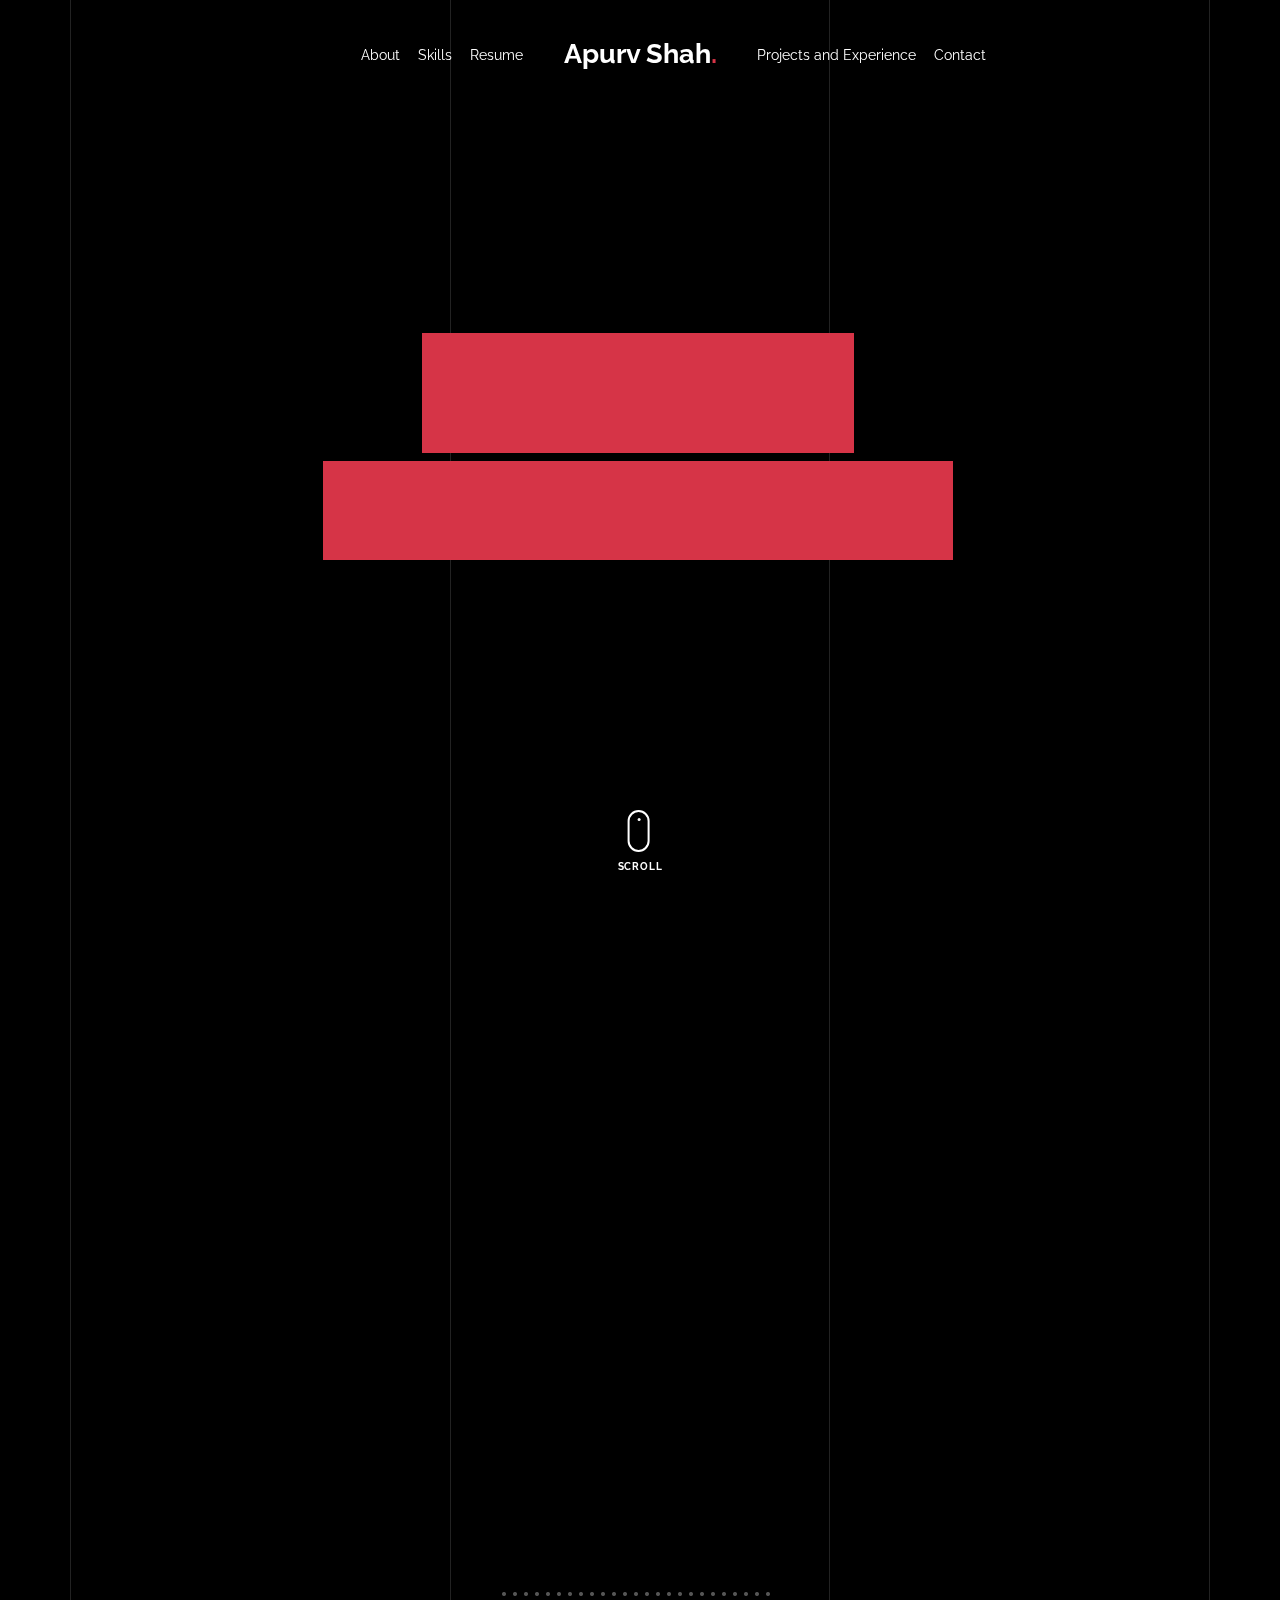
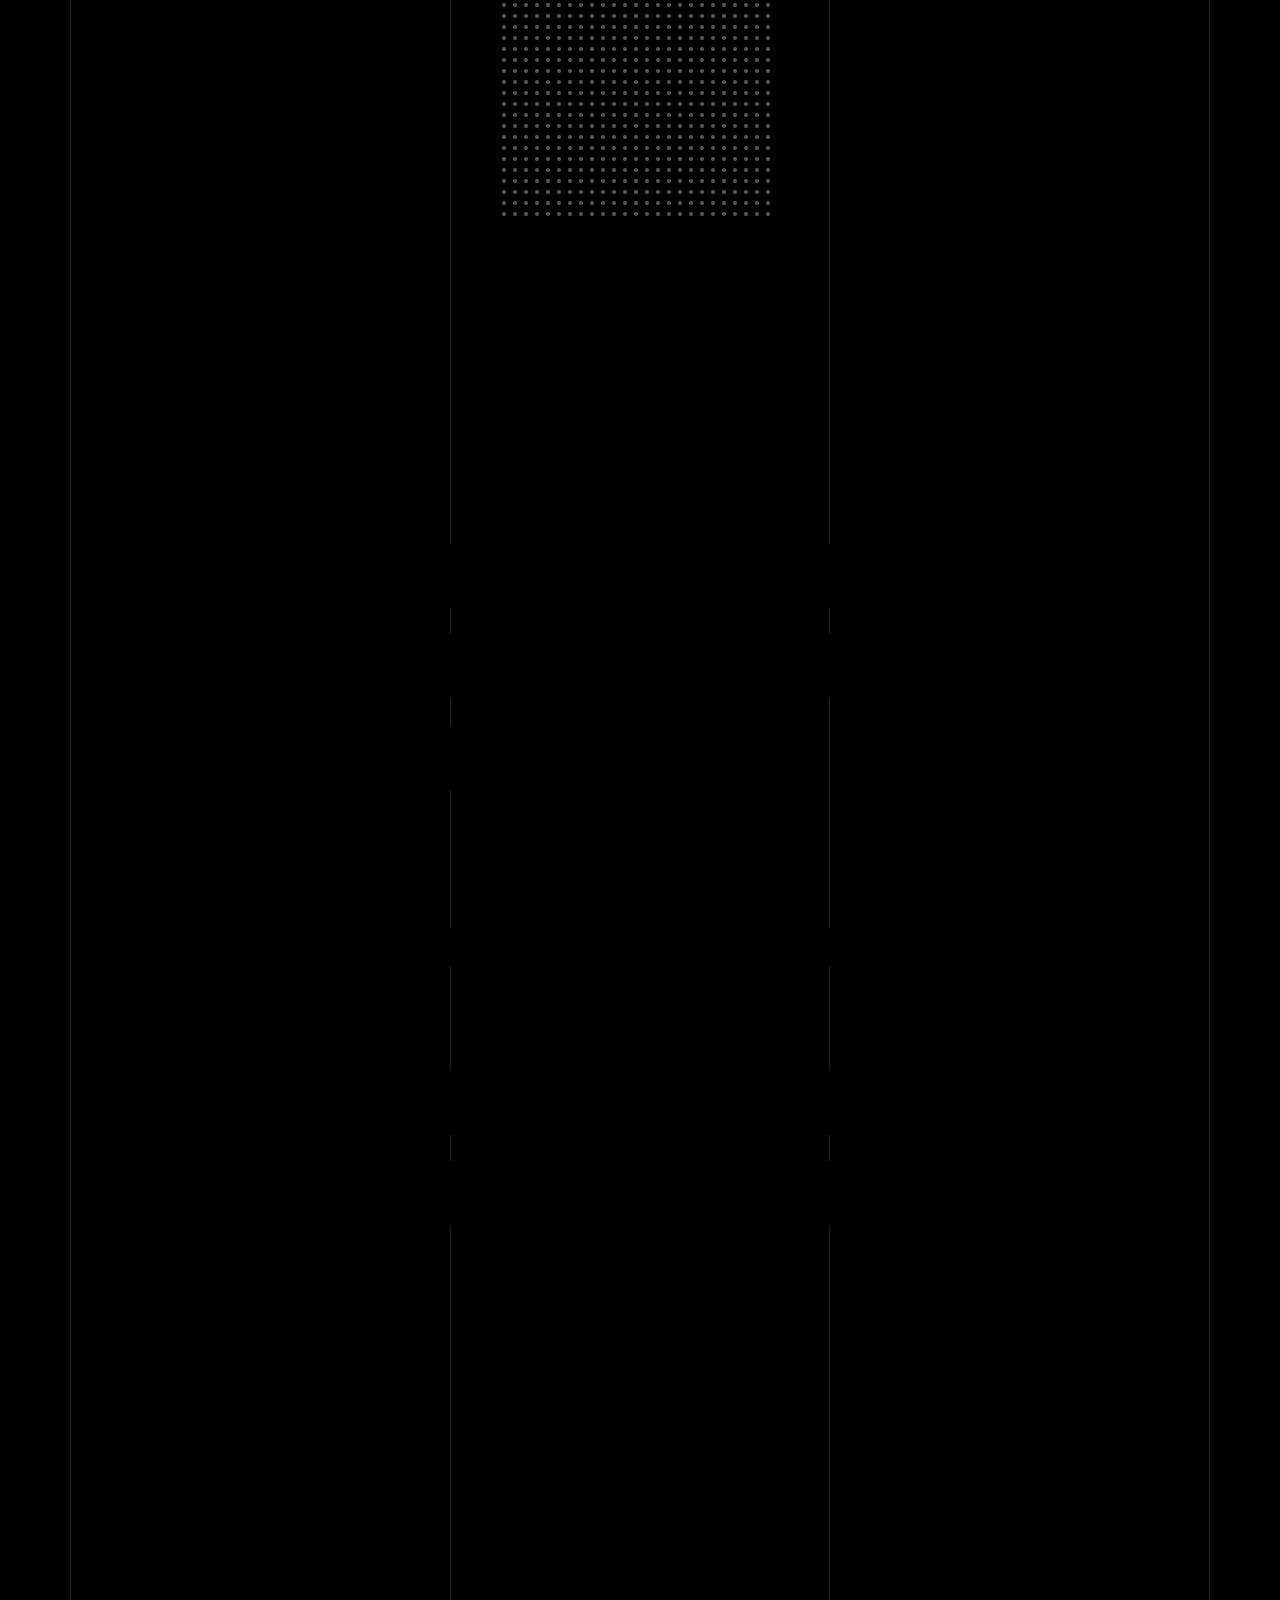
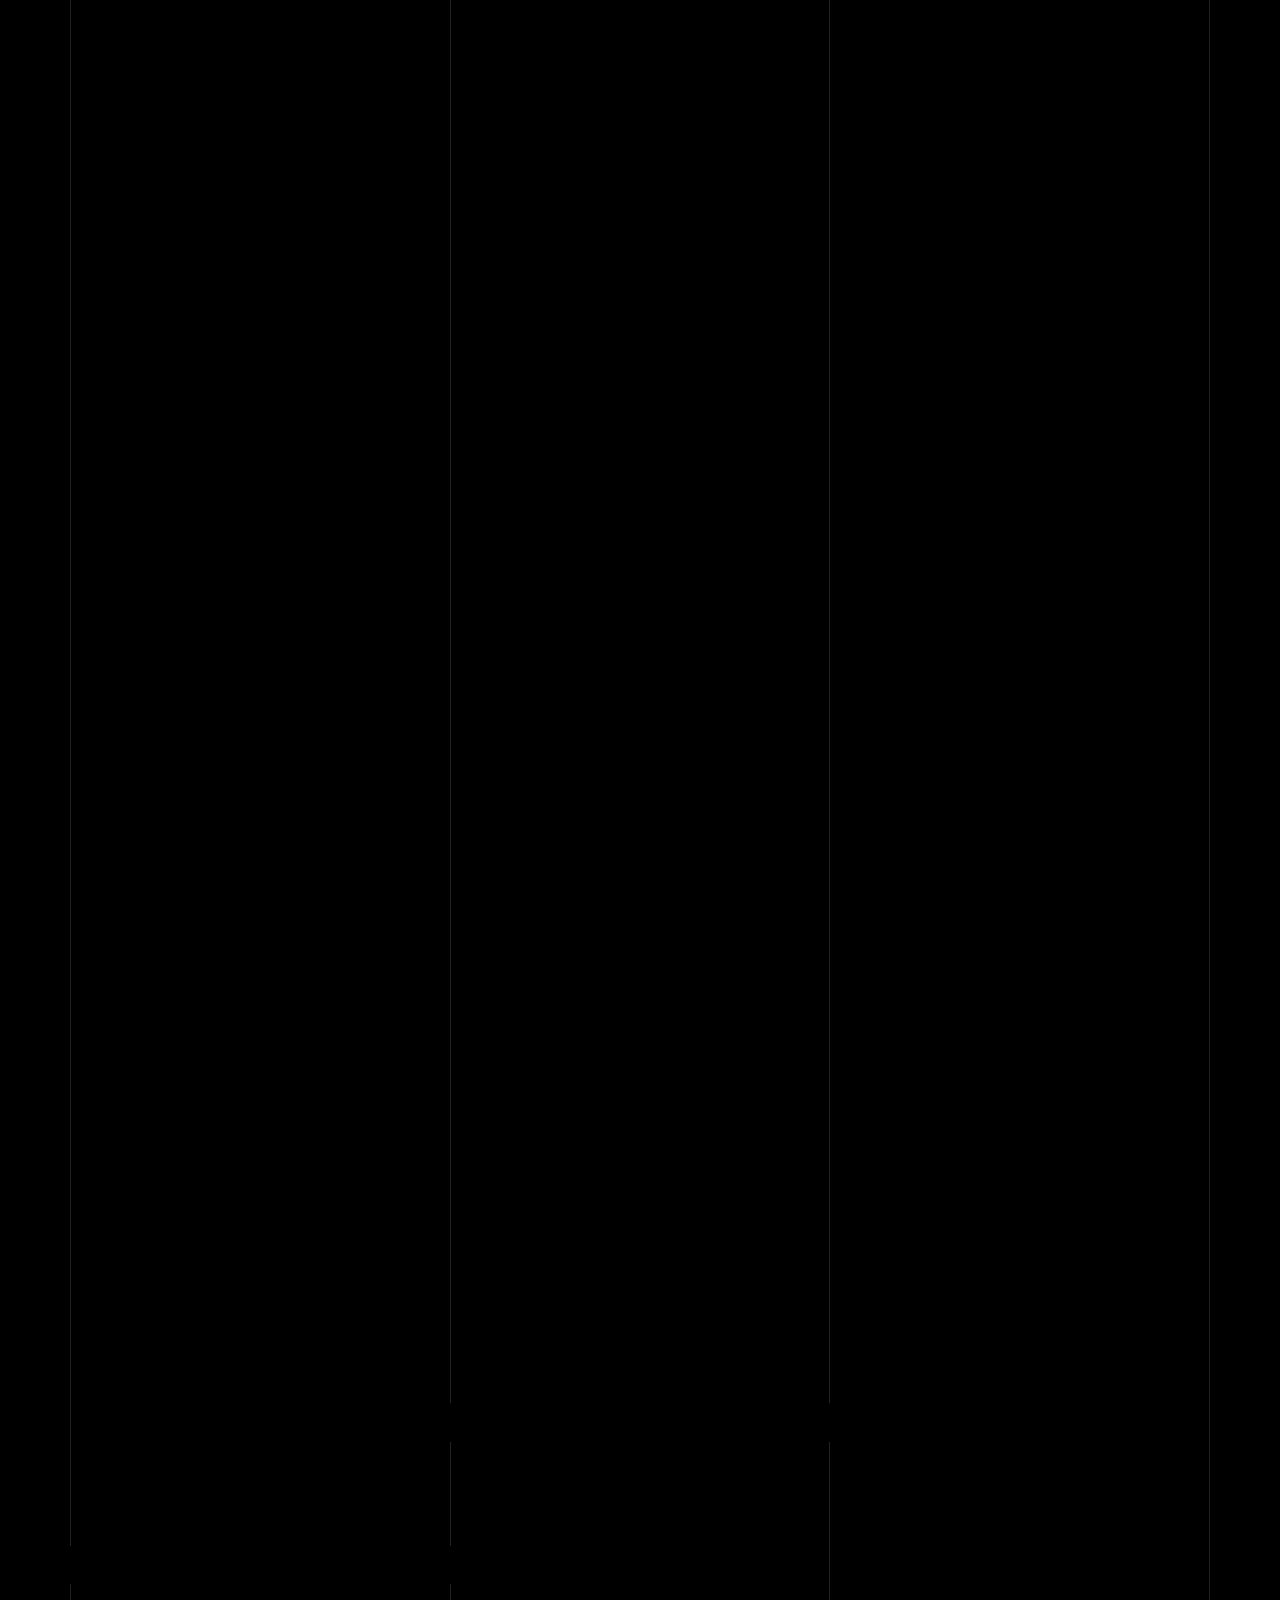
<file: index.html>
<!doctype html>
<html lang="en">
  <head>
    <!-- Global site tag (gtag.js) - Google Analytics -->
<script async src="https://www.googletagmanager.com/gtag/js?id=UA-171801104-1"></script>
<script>
  window.dataLayer = window.dataLayer || [];
  function gtag(){dataLayer.push(arguments);}
  gtag('js', new Date());

  gtag('config', 'UA-171801104-1');
</script>


    <title>Apurv Shah</title>
    <meta charset="utf-8">
    <meta name="viewport" content="width=device-width, initial-scale=1, shrink-to-fit=no">

    <meta name="description" content="">
    <meta name="keywords" content="html, css, javascript, jquery">
    <meta name="author" content="">

    <link rel="stylesheet" href="css/vendor/icomoon/style.css">
    <link rel="stylesheet" href="css/vendor/owl.carousel.min.css">
    <link rel="stylesheet" href="css/vendor/animate.min.css">
    <link rel="stylesheet" href="css/vendor/aos.css">
    <link rel="stylesheet" href="css/vendor/bootstrap.min.css">
    <link rel="stylesheet" href="css/vendor/jquery.fancybox.min.css">
    

    <!-- Theme Style -->
    <link rel="stylesheet" href="css/style.css">

  </head>
  <body data-spy="scroll" data-target=".site-nav-target" data-offset="200">

    <nav class="unslate_co--site-mobile-menu">
      <div class="close-wrap d-flex">
        <a href="#" class="d-flex ml-auto js-menu-toggle">
          <span class="close-label">Close</span>
          <div class="close-times">
            <span class="bar1"></span>
            <span class="bar2"></span>
          </div>
        </a>
      </div>
      <div class="site-mobile-inner"></div>
    </nav>


    <div class="unslate_co--site-wrap">

      <div class="unslate_co--site-inner">

        <div class="lines-wrap">
          <div class="lines-inner">
            <div class="lines"></div>
          </div>
        </div>
        <!-- END lines -->
      
      <nav class="unslate_co--site-nav site-nav-target">

        <div class="container">
        
          <div class="row align-items-center justify-content-between text-left">
            <div class="col-md-5 text-right">
              <ul class="site-nav-ul js-clone-nav text-left d-none d-lg-inline-block">
                <li><a href="#about-section" class="nav-link">About</a></li>
                <li><a href="#skills-section" class="nav-link">Skills</a></li>
                <li><a href="https://drive.google.com/file/d/13KxZU5coUSwZJEEJfSiFnWNlqJFMvM0u/view?usp=sharing"  class="nav-link">Resume</a></li>
              </ul>
            </div>
            <div class="site-logo pos-absolute">
              <a href="index.html" class="unslate_co--site-logo">Apurv Shah<span>.</span></a>
            </div>
            <div class="col-md-5 text-right text-lg-left">
              <ul class="site-nav-ul js-clone-nav text-left d-none d-lg-inline-block">
                <li><a href="#portfolio-section" class="nav-link">Projects and Experience</a></li>
                <li><a href="#contact-section" class="nav-link">Contact</a></li>
              </ul>
            </div> 
          </div>
        </div>

      </nav>
      <!-- END nav -->


      <div class="cover-v1 jarallax" style="background-image: url('https://ak.picdn.net/shutterstock/videos/30178714/thumb/1.jpg');" id="home-section">

        <div class="container">
          <div class="row align-items-center">
              
            <div class="col-md-7 mx-auto text-center">
              <h1 class="heading gsap-reveal-hero">Welcome...</h1>
              <h2 class="subheading gsap-reveal-hero">I am Apurv Shah, a Junior at the University of Massachusetts, Amherst.</h2>
            </div>

          </div>
        </div>


        <a href="#about-section" class="mouse-wrap smoothscroll">
          <span class="mouse">
            <span class="scroll"></span>
          </span>
          <span class="mouse-label">Scroll</span>
        </a>

      </div>
      <!-- END .cover-v1 -->
              <div class="unslate_co--section" id="about-section">
        <div class="container">
          
          <div class="section-heading-wrap text-center mb-5">
            <h2 class="heading-h2 text-center divider"><span class="gsap-reveal">About Me</span></h2>
            <span class="gsap-reveal">
            <img src="images/divider.png" alt="divider" width="76">
            </span>
          </div>
          

          <div class="row mt-5 justify-content-between">
            <div class="col-lg-7 mb-5 mb-lg-0">
              <figure class="dotted-bg gsap-reveal-img ">
                <img src="images/ApurvShah.jpeg" alt="Image" class="img-fluid">
              </figure>
            </div>
            <div class="col-lg-4 pr-lg-5">
              <p class="lead gsap-reveal"> I am 20 years old and I double major in Computer Science and Mathematics with a concentration in Statistics. I am fascinated by Software Development and Financial Markets and believe in writing clean andimpactful code.  </p>
              <p class="mb-4 gsap-reveal">
              I aspire to excel in software development process and work on developing innovative products that have a positive impact on society. </p>
              <p class="mb-4 gsap-reveal">
              I have a keen interest in the financial market and its computational aspect. I like exploring concepts like algorithmic trading and quantitative analysis through my side projects. I am also very interested in Data Science and Data Analytics.  </p>
              <p class="gsap-reveal"><a href="https://drive.google.com/file/d/13KxZU5coUSwZJEEJfSiFnWNlqJFMvM0u/view?usp=sharing" class="btn btn-outline-pill btn-custom-light">View Resume</a></p>
              <p class="gsap-reveal"><a href="https://medium.com/@apurvshah2604" class="btn btn-outline-pill btn-custom-light">Medium</a></p>
              <p class="gsap-reveal"><a href="https://www.linkedin.com/in/apurv-shah/" class="btn btn btn-outline-pill btn-custom-light">LinkedIn </a></p>
              <p class="gsap-reveal"><a href="https://github.com/ApurvShah007" class="btn btn-outline-pill btn-custom-light">Github</a></p>

            </div>
          </div>
        </div>
      </div>

      <div class="unslate_co--section section-counter" id="skills-section">
        <div class="container">
          <div class="section-heading-wrap text-center mb-5">
            <h2 class="heading-h2 text-center divider"><span class="gsap-reveal">My Skills</span></h2>
            <span class="gsap-reveal"><img src="images/divider.png" alt="divider" width="76"></span>
          </div>

          <div class="col-lg-20 pr-lg-15">
            <p class="gsap-reveal", style="margin-right: 30px"><a class="btn bton btn-outline-pill btn-custom-light">Python </a></p>
            <span></span>
            <p class="gsap-reveal", style="margin-right: 30px"><a class="btn bton btn-outline-pill btn-custom-light", > R </a></p>
            <p class="gsap-reveal"><a class="btn bton btn-outline-pill btn-custom-light", style="margin-right: 30px"> Git </a></p>
            <p class="gsap-reveal"><a class="btn bton btn-outline-pill btn-custom-light", style="margin-right: 30px"> Java </a></p>
            <p class="gsap-reveal"><a class="btn bton btn-outline-pill btn-custom-light", style="margin-right: 30px">Agile </a></p>
            <p class="gsap-reveal"><a class="btn bton btn-outline-pill btn-custom-light", style="margin-right: 30px">Postgres </a></p>
            <p class="gsap-reveal"><a class="btn bton btn-outline-pill btn-custom-light", style="margin-right: 30px">Arduino </a></p>
            <p class="gsap-reveal"><a class="btn bton btn-outline-pill btn-custom-light", style="margin-right: 30px">C++ </a></p>
             <p class="gsap-reveal"><a class="btn bton btn-outline-pill btn-custom-light", style="margin-right: 30px">Github </a></p>
             <p class="gsap-reveal"><a class="btn bton btn-outline-pill btn-custom-light", style="margin-right: 30px">Pandas</a></p>
             <p class="gsap-reveal"><a class="btn bton btn-outline-pill btn-custom-light", style="margin-right: 30px">Scikit Learn </a></p>
             <p class="gsap-reveal"><a class="btn bton btn-outline-pill btn-custom-light", style="margin-right: 30px">Matplotlib </a></p>
             <p class="gsap-reveal"><a class="btn bton btn-outline-pill btn-custom-light", style="margin-right: 30px">Seaborn </a></p>
          </div>


        </div>
      </div>
       <div class="unslate_co--section section-counter" id="skills-section">
        <div class="container">
          <div class="section-heading-wrap text-center mb-5">
            <h2 class="heading-h2 text-center divider"><span class="gsap-reveal">Licenses & Certifications</span></h2>
            <span class="gsap-reveal"><img src="images/divider.png" alt="divider" width="76"></span>
          </div>

          <div class="col-lg-20 pr-lg-15">
            <p class="gsap-reveal"><a href = "https://drive.google.com/file/d/1ig4Fa2CSWGGI0GU95vV6aAf6HOlZkh-C/view?usp=sharing", class="btn bton btn-outline-pill btn-custom-light", style="margin-right: 30px">Bloomberg Marketing Concepts </a></p>
            <p class="gsap-reveal"><a href="https://www.datacamp.com/statement-of-accomplishment/course/715180fc157661d0cbeb04ef9e7be140a96d1256", class="btn bton btn-outline-pill btn-custom-light", style="margin-right: 30px">Python for Finance - Intermediate </a></p>
            <p class="gsap-reveal"><a href = "https://www.datacamp.com/statement-of-accomplishment/course/d202cec621e2835d4307cc7f29a9cf56681a0659"class="btn bton btn-outline-pill btn-custom-light", style="margin-right: 30px">Python for Finance - Introduction </a></p>
             <p class="gsap-reveal"><a href = "https://www.hackerrank.com/certificates/fa04015c4000",class="btn bton btn-outline-pill btn-custom-light"class="btn bton btn-outline-pill btn-custom-light", style="margin-right: 30px">Hackerrank-Python </a></p>
             </div>
        </div>
      </div>
      
      <!-- END .counter -->
    <!-- Porfolio section starts here-->


      <div class="unslate_co--section" id="portfolio-section">
        <div class="container">
          <div class="relative"><div class="loader-portfolio-wrap"><div class="loader-portfolio">
            
          </div>
        </div> 
      </div>
          <div id="portfolio-single-holder"></div>

          <div class="portfolio-wrapper">

            <div class="align-items-center mb-4 gsap-reveal gsap-reveal-filter">
              <h2 class="mr-auto heading-h2"><span class="gsap-reveal">Projects </span></h2>

              <!-- <a href="#" class="text-white js-filter d-inline-block d-lg-none">Filter</a>
              
              <div class="filter-wrap">
                <div class="filter ml-auto" id="filters">
                  <a href="#" class="active" data-filter="*">All</a>
                  <a href="#" data-filter=".web">Web</a>
                  <a href="#" data-filter=".branding">Branding</a>
                  <a href="#" data-filter=".illustration">Illustration</a>
                  <a href="#" data-filter=".packaging">Packaging</a>
                </div>
              </div> -->
            </div>    

            <div id="posts" class="row gutter-isotope-item">
              <div class="item web branding col-sm-6 col-md-6 col-lg-4 isotope-mb-2">
                <a href="beatTheCrowds.html" class="portfolio-item ajax-load-page isotope-item gsap-reveal-img" data-id="1">
                    <div class="overlay">
                      <span class="wrap-icon icon-link2"></span>
                      <div class="portfolio-item-content">
                        <h3>Beat the Crowds @ UMass</h3>
                        
                      </div>
                    </div>
                    <img src="images/btc.png" class="lazyload  img-fluid" alt="Images" />
                  </a>
              </div>
              <div class="item web branding col-sm-6 col-md-6 col-lg-4 isotope-mb-2">
                <a href="pr.html" class="portfolio-item ajax-load-page item-portrait isotope-item gsap-reveal-img" data-id="2">
                    <div class="overlay">
                      <span class="wrap-icon icon-link2"></span>
                      <div class="portfolio-item-content">
                        <h3>Project Reward</h3>
                        
                      </div>
                    </div>
                    <img src="images/PR.png" class="lazyload  img-fluid" alt="Images" />
                  </a>
              </div>

              <div class="item branding packaging illustration col-sm-10 col-md-10 col-lg-4 isotope-mb-2 ">
                <a href="Stocksmith.html" class="portfolio-item ajax-load-page item-portrait isotope-item gsap-reveal-img" data-id="3">
                    <div class="overlay">
                      <span class="wrap-icon icon-link2"></span>
                      <div class="portfolio-item-content">
                        <h3>Stocksmith</h3>
                       
                      </div>
                    </div>
                    <img src="images/Stocksmith.jpeg" class="lazyload  img-fluid" alt="Images" />
                  </a>
              </div>

              <div class="item branding packaging illustration col-sm-10 col-md-10 col-lg-4 isotope-mb-2 ">
                <a href="janestreet.html" class="portfolio-item ajax-load-page item-portrait isotope-item gsap-reveal-img" data-id="3">
                    <div class="overlay">
                      <span class="wrap-icon icon-link2"></span>
                      <div class="portfolio-item-content">
                        <h3>Jane Street ETC</h3>
                       
                      </div>
                    </div>
                    <img src="images/janestreet.jpg" class="lazyload  img-fluid" alt="Images" />
                  </a>
              </div>



              <div class="item branding packaging col-sm-6 col-md-6 col-lg-4 isotope-mb-2">
                <a href="lib.html" class="portfolio-item ajax-load-page item-portrait isotope-item gsap-reveal-img" data-id="4">
                    <div class="overlay">
                      <span class="wrap-icon icon-link2"></span>
                      <div class="portfolio-item-content">
                        <h3>Stock Analysis Library for Python</h3>
                        
                      </div>
                    </div>
                    <img src="images/Stock.jpeg" class="lazyload  img-fluid" alt="Images" />
                  </a>
              </div>


            </div>
          </div>
        </div>
      </div>


     <div class="unslate_co--section" id="portfolio-section">
        <div class="container">
          <div class="relative"><div class="loader-portfolio-wrap"><div class="loader-portfolio">
            
          </div>
        </div> 
      </div>
          <div id="portfolio-single-holder"></div>

          <div class="portfolio-wrapper">

            <div class="align-items-center mb-4 gsap-reveal gsap-reveal-filter">
              <h2 class="mr-auto heading-h2"><span class="gsap-reveal">Work Experience </span></h2>

              <!-- <a href="#" class="text-white js-filter d-inline-block d-lg-none">Filter</a>
              
              <div class="filter-wrap">
                <div class="filter ml-auto" id="filters">
                  <a href="#" class="active" data-filter="*">All</a>
                  <a href="#" data-filter=".web">Web</a>
                  <a href="#" data-filter=".branding">Branding</a>
                  <a href="#" data-filter=".illustration">Illustration</a>
                  <a href="#" data-filter=".packaging">Packaging</a>
                </div>
              </div> -->
            </div>    

            <div id="posts" class="row gutter-isotope-item">
              
              <div class="item branding packaging illustration col-sm-10 col-md-15 col-lg-4 isotope-mb-2 ">
                <a href="reichlab.html" class="portfolio-item ajax-load-page item-portrait isotope-item gsap-reveal-img" data-id="3">
                    <div class="overlay">
                      <span class="wrap-icon icon-link2"></span>
                      <div class="portfolio-item-content">
                        <h3>Software Developer @ Reich Lab</h3>
                       
                      </div>
                    </div>
                    <img src="images/reichlab.jpg" class="lazyload  img-fluid" alt="Images" />
                  </a>
              </div>

              <div class="item branding packaging illustration col-sm-10 col-md-15 col-lg-4 isotope-mb-2 ">
                <a href="PALP.html" class="portfolio-item ajax-load-page item-portrait isotope-item gsap-reveal-img" data-id="3">
                    <div class="overlay">
                      <span class="wrap-icon icon-link2"></span>
                      <div class="portfolio-item-content">
                        <h3>Research Assistant @ PALP</h3>
                       
                      </div>
                    </div>
                    <img src="images/pompeii.jpg" class="lazyload  img-fluid" alt="Images" />
                  </a>
              </div>


              <div class="item branding packaging illustration col-sm-10 col-md-15 col-lg-4 isotope-mb-2 ">
                <a href="URV.html" class="portfolio-item ajax-load-page item-portrait isotope-item gsap-reveal-img" data-id="3">
                    <div class="overlay">
                      <span class="wrap-icon icon-link2"></span>
                      <div class="portfolio-item-content">
                        <h3>Undergraduate Research Volunteer @ UMass CICS</h3>
                       
                      </div>
                    </div>
                    <img src="images/research.jpg" class="lazyload  img-fluid" alt="Images" />
                  </a>
              </div>


              <div class="item branding packaging illustration col-sm-10 col-md-20 col-lg-4 isotope-mb-2 ">
                <a href="UCA.html" class="portfolio-item ajax-load-page item-portrait isotope-item gsap-reveal-img" data-id="3">
                    <div class="overlay">
                      <span class="wrap-icon icon-link2"></span>
                      <div class="portfolio-item-content">
                        <h3>Undergraduate Course Assistant</h3>
                      </div>
                    </div>
                    <img src="images/cics.jpg" class="lazyload  img-fluid" alt="Images" />
                  </a>
              </div>


             <div class="item web branding col-sm-6 col-md-6 col-lg-4 isotope-mb-2">
                <a href="build.html" class="portfolio-item ajax-load-page item-portrait isotope-item gsap-reveal-img" data-id="2">
                    <div class="overlay">
                      <span class="wrap-icon icon-link2"></span>
                      <div class="portfolio-item-content">
                        <h3>Software Engineer @ BUILD UMass</h3>
                        
                      </div>
                    </div>
                    <img src="images/Build.jpeg" class="lazyload  img-fluid" alt="Images" />
                  </a>
              </div>
                           



              <div class="item branding packaging illustration col-sm-10 col-md-20 col-lg-4 isotope-mb-2 ">
                <a href="acm.html" class="portfolio-item ajax-load-page item-portrait isotope-item gsap-reveal-img" data-id="3">
                    <div class="overlay">
                      <span class="wrap-icon icon-link2"></span>
                      <div class="portfolio-item-content">
                        <h3>Vice-President of Blockchain Group</h3>
                       
                      </div>
                    </div>
                    <img src="images/acm.jpg" class="lazyload  img-fluid" alt="Images" />
                  </a>
              </div>




            </div>
          </div>
        </div>
      </div>



      <div class="unslate_co--section" id="contact-section">
        <div class="container">
          <div class="section-heading-wrap text-center mb-5">
            <h2 class="heading-h2 text-center divider"><span class="gsap-reveal">Want to work together? Get In Touch</span></h2>
            <span class="gsap-reveal"><img src="images/divider.png" alt="divider" width="76"></span>
          </div>


          <div class="row justify-content-between">
            
            <div class="col-md-6">
              <form action="https://formspree.io/xoqkklwp" method="POST" class="form-outline-style-v1" >
                <div class="form-group row mb-0">
                  <div class="col-lg-6 form-group gsap-reveal">
                    <label for="name">Name</label>
                    <input name="name" type="text" class="form-control" id="name">
                  </div>
                  <div class="col-lg-6 form-group gsap-reveal">
                    <label for="email">Email</label>
                    <input name="email" type="email" class="form-control" id="email">
                  </div>
                  <div class="col-lg-12 form-group gsap-reveal">
                    <label for="message">Write your message...</label>
                    <textarea name="message" id="message" cols="30" rows="7" class="form-control"></textarea>
                  </div>
                </div>
                <div class="form-group row gsap-reveal">
                    <div class="col-md-12 d-flex align-items-center">
                      <button type = 'submit'> Send Message</button>
                      <span class="submitting"></span>
                    </div>
                  </div>
              </form>
              <div id="form-message-warning" class="mt-4"></div> 
              <div id="form-message-success">
                Your message was sent, thank you!
              </div>
            </div>

            <div class="col-md-4">
              <div class="contact-info-v1">
                <div class="gsap-reveal d-block">
                  <span class="d-block contact-info-label">Email</span>
                  <a class="contact-info-val">aashah@umass.edu</a>
                </div>
                
                <div class="gsap-reveal d-block">
                  <span class="d-block contact-info-label">LinkedIn</span>
                  <a href="//www.linkedin.com/in/apurv-shah/" class="contact-info-val">Apurv Shah</a>
                </div>
                <div class="gsap-reveal d-block">
                  <span class="d-block contact-info-label">Github</span>
                  <a href="https://github.com/ApurvShah007" class="contact-info-val">ApurvShah007</a>
                </div>
              </div>
            </div>

          </div>
        </div>
      </div>
      </div> <!-- END .unslate_co-site-inner -->

      <footer class="unslate_co--footer unslate_co--section">
        <div class="container">
          <div class="row justify-content-center">
            <div class="col-md-7">
              
              <div class="footer-site-logo"><a href="#">Apurv Shah<span>.</span></a></div>

              <ul class="footer-site-social">
                <li><a href="https://www.linkedin.com/in/apurv-shah/">LinkedIn</a></li>
                <li><a href="https://www.instagram.com/apurvshah007/">Instagram</a></li>
              </ul>

              <p class="site-copyright">
                
                <!-- Link back to Colorlib can't be removed. Template is licensed under CC BY 3.0. -->
                Copyright &copy;
                <script>
                  document.write(new Date().getFullYear());
                </script> All rights reserved | This template is made with <i class="icon-heart"
                  aria-hidden="true"></i> by <a href="https://colorlib.com" target="_blank">Colorlib</a>
                <!-- Link back to Colorlib can't be removed. Template is licensed under CC BY 3.0. -->
              
              </p>

            </div>
          </div>
        </div>
      </footer>

      
    </div>

    
    <!-- Loader -->
    <div id="unslate_co--overlayer"></div>
    <div class="site-loader-wrap">
      <div class="site-loader"></div>
    </div>

    <script src="js/scripts-dist.js"></script>
    <script src="js/main.js"></script>

  </body>
</html>
</file>
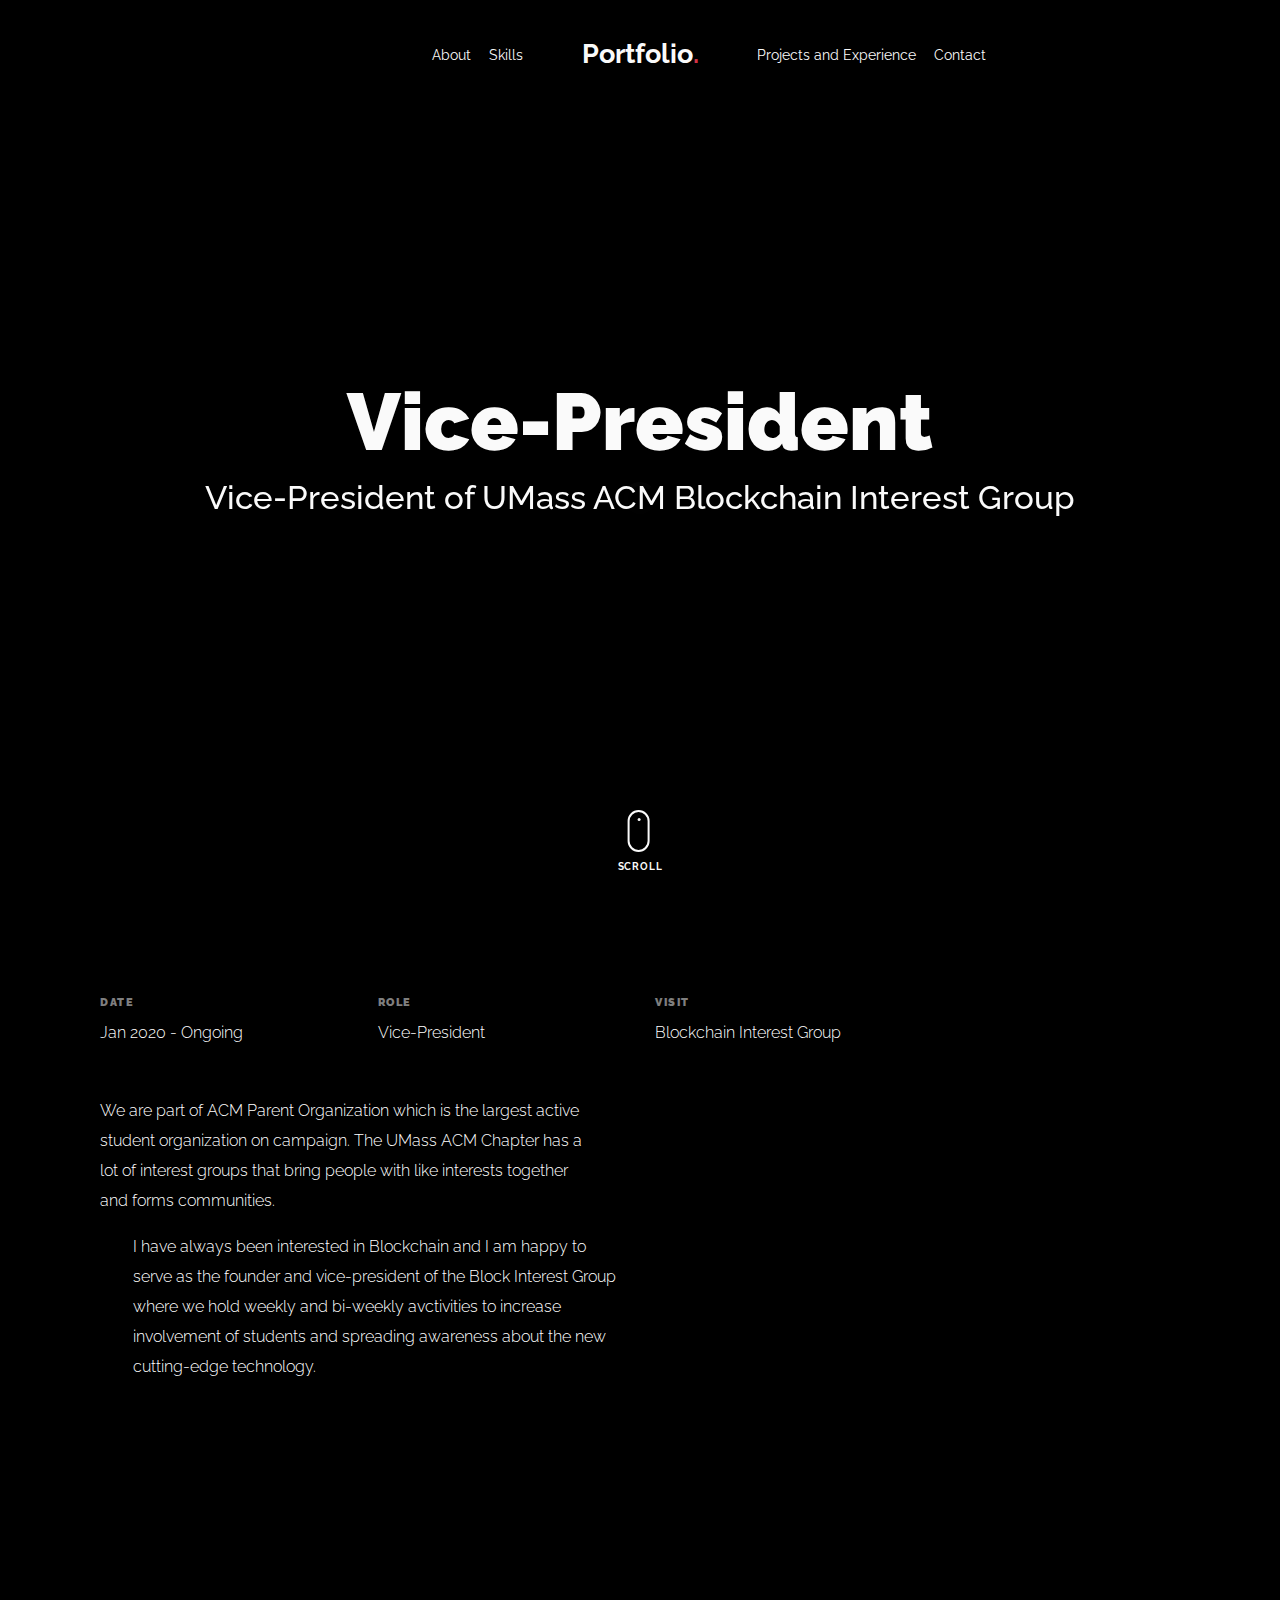
<file: acm.html>
<!doctype html>
<html lang="en">

<head>
  <title>Blockchain</title>
  <meta charset="utf-8">
  <meta name="viewport" content="width=device-width, initial-scale=1, shrink-to-fit=no">
  
  <meta name="description" content=" ">
  <meta name="keywords" content="html, css, javascript, jquery">
  <meta name="author" content="">

  <link rel="stylesheet" href="css/vendor/icomoon/style.css">
  <link rel="stylesheet" href="css/vendor/owl.carousel.min.css">
  <link rel="stylesheet" href="css/vendor/aos.css">
  <link rel="stylesheet" href="css/vendor/animate.min.css">
  <link rel="stylesheet" href="css/vendor/bootstrap.min.css">
  <link rel="stylesheet" href="css/vendor/jquery.fancybox.min.css">

  <!-- Theme Style -->
  <link rel="stylesheet" href="css/style.css">

</head>

<body data-spy="scroll" data-target=".site-nav-target" data-offset="200">

  <nav class="unslate_co--site-mobile-menu">
    <div class="close-wrap d-flex">
      <a href="#" class="d-flex ml-auto js-menu-toggle">
        <span class="close-label">Close</span>
        <div class="close-times">
          <span class="bar1"></span>
          <span class="bar2"></span>
        </div>
      </a>
    </div>
    <div class="site-mobile-inner"></div>
  </nav>

  <div class="unslate_co--site-wrap">

    <div class="unslate_co--site-inner">

      <nav class="unslate_co--site-nav site-nav-target">

        <div class="container">
        
          <div class="row align-items-center justify-content-between text-left">
            <div class="col-md-5 text-right">
              <ul class="site-nav-ul js-clone-nav text-left d-none d-lg-inline-block">
                <li><a href="index.html#about-section" class="nav-link">About</a></li>
                <li><a href="index.html#skills-section" class="nav-link">Skills</a></li>
              </ul>
            </div>
            <div class="site-logo pos-absolute">
              <a href="index.html" class="unslate_co--site-logo">Portfolio<span>.</span></a>
            </div>
            <div class="col-md-5 text-right text-lg-left">
              <ul class="site-nav-ul js-clone-nav text-left d-none d-lg-inline-block">
                <li><a href="index.html#portfolio-section" class="nav-link">Projects and Experience</a></li>
                <li><a href="index.html#contact-section" class="nav-link">Contact</a></li>
              </ul>
            </div>
          </div>
        </div>

      </nav>
      <!-- END nav -->

      <div class="cover-v1 gradient-bottom-black jarallax">
        <div class="container">
          <div class="row align-items-center">
            <div class="col-md-10 mx-auto text-center">
              <h1 class="heading" data-aos="fade-up">Vice-President</h1>
              <h2 class="subheading" data-aos="fade-up" data-aos-delay="100">Vice-President of UMass ACM Blockchain Interest Group </h2>
            </div>

          </div>
        </div>

        <!-- dov -->
        <a href="#portfolio-single-section" class="mouse-wrap smoothscroll">
          <span class="mouse">
            <span class="scroll"></span>
          </span>
          <span class="mouse-label">Scroll</span>
        </a>

      </div>
      <!-- END .cover-v1 -->

      <div class="container">
        <div class="portfolio-single-wrap unslate_co--section" id="portfolio-single-section">

          <div class="portfolio-single-inner">
              <div class="col-12 mb-5">
                <div class="row">
                  <div class="col-sm-6 col-md-6 col-lg-3">
                    <div class="detail-v1">
                      <span class="detail-label">Date</span>
                      <span class="detail-val">Jan 2020 - Ongoing </span>
                    </div>
                  </div>
                  <div class="col-sm-6 col-md-6 col-lg-3">
                    <div class="detail-v1">
                      <span class="detail-label">Role</span>
                      <span class="detail-val">Vice-President</span>
                    </div>
                  </div>
                  <div class="col-sm-6 col-md-6 col-lg-3">
                    <div class="detail-v1">
                      <span class="detail-label">Visit</span>
                      <span class="detail-val"><a href="https://umassacm.squarespace.com/sigs/blockchain">Blockchain Interest Group</a></span>
                    </div>
                  </div>
                </div>
              </div>
              <div class="col-md-6 pr-md-5">
                <p>We are part of ACM Parent Organization which is the largest active student organization on campaign. The UMass ACM Chapter has a lot of interest groups that bring people with like interests together and forms communities.  </p>
              </div>
              <div class="col-md-6 pl-md-5">
                <p>I have always been interested in Blockchain and I am happy to serve as the founder and vice-president of the Block Interest Group where we hold weekly and bi-weekly avctivities to increase involvement of students and spreading awareness about the new cutting-edge technology. </p>
              </div>
            </div>

          </div>
        </div>
      </div>
    </div>

    <footer class="unslate_co--footer unslate_co--section">
      <div class="container">
        <div class="row justify-content-center">
          <div class="col-md-7">

            <div class="footer-site-logo"><a href="#">Apurv Shah<span>.</span></a></div>

            <ul class="footer-site-social">
              <li><a href="#">Instagram</a></li>
              <li><a href="#">LinkedIn</a></li>
            </ul>

            <p class="site-copyright">
                
                <!-- Link back to Colorlib can't be removed. Template is licensed under CC BY 3.0. -->
                Copyright &copy;
                <script>
                  document.write(new Date().getFullYear());
                </script> All rights reserved | This template is made with <i class="icon-heart"
                  aria-hidden="true"></i> by <a href="https://colorlib.com" target="_blank">Colorlib</a>
                <!-- Link back to Colorlib can't be removed. Template is licensed under CC BY 3.0. -->
              
              </p>

          </div>
        </div>
      </div>
    </footer>

  </div>

  <!-- Loader -->
  <div id="unslate_co--overlayer"></div>
  <div class="site-loader-wrap">
    <div class="site-loader"></div>
  </div>

  <script src="js/scripts-dist.js"></script>
  <script src="js/main.js"></script>


</body>

</html>
</file>
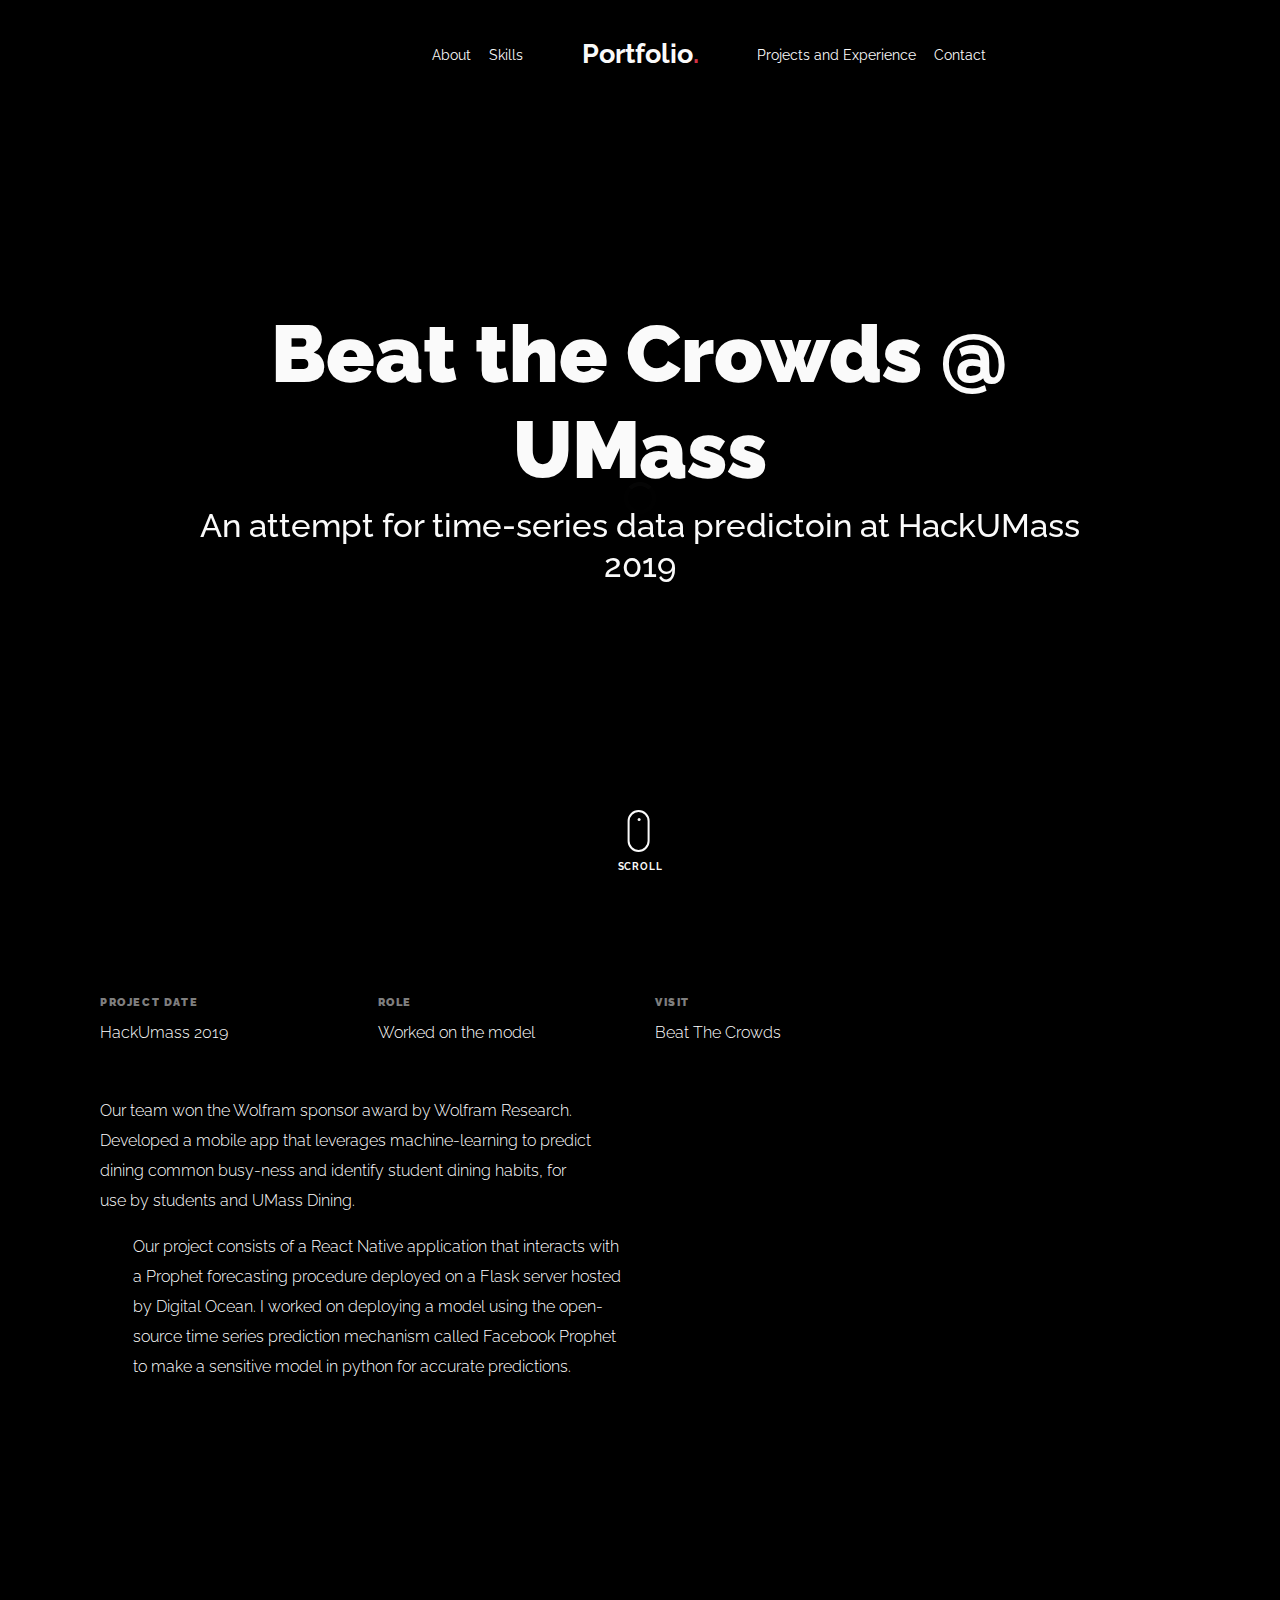
<file: beatTheCrowds.html>
<!doctype html>
<html lang="en">

<head>
  <title>Beat the Crowds</title>
  <meta charset="utf-8">
  <meta name="viewport" content="width=device-width, initial-scale=1, shrink-to-fit=no">
  
  <meta name="description" content=" ">
  <meta name="keywords" content="html, css, javascript, jquery">
  <meta name="author" content="">

  <link rel="stylesheet" href="css/vendor/icomoon/style.css">
  <link rel="stylesheet" href="css/vendor/owl.carousel.min.css">
  <link rel="stylesheet" href="css/vendor/aos.css">
  <link rel="stylesheet" href="css/vendor/animate.min.css">
  <link rel="stylesheet" href="css/vendor/bootstrap.min.css">
  <link rel="stylesheet" href="css/vendor/jquery.fancybox.min.css">

  <!-- Theme Style -->
  <link rel="stylesheet" href="css/style.css">

</head>

<body data-spy="scroll" data-target=".site-nav-target" data-offset="200">

  <nav class="unslate_co--site-mobile-menu">
    <div class="close-wrap d-flex">
      <a href="#" class="d-flex ml-auto js-menu-toggle">
        <span class="close-label">Close</span>
        <div class="close-times">
          <span class="bar1"></span>
          <span class="bar2"></span>
        </div>
      </a>
    </div>
    <div class="site-mobile-inner"></div>
  </nav>

  <div class="unslate_co--site-wrap">

    <div class="unslate_co--site-inner">

      <nav class="unslate_co--site-nav site-nav-target">

        <div class="container">
        
          <div class="row align-items-center justify-content-between text-left">
            <div class="col-md-5 text-right">
              <ul class="site-nav-ul js-clone-nav text-left d-none d-lg-inline-block">
                <li><a href="index.html#about-section" class="nav-link">About</a></li>
                <li><a href="index.html#skills-section" class="nav-link">Skills</a></li>
              </ul>
            </div>
            <div class="site-logo pos-absolute">
              <a href="index.html" class="unslate_co--site-logo">Portfolio<span>.</span></a>
            </div>
            <div class="col-md-5 text-right text-lg-left">
              <ul class="site-nav-ul js-clone-nav text-left d-none d-lg-inline-block">
                <li><a href="index.html#portfolio-section" class="nav-link">Projects and Experience</a></li>
                <li><a href="index.html#contact-section" class="nav-link">Contact</a></li>
              </ul>
            </div>
          </div>
        </div>

      </nav>
      <!-- END nav -->

      <div class="cover-v1 gradient-bottom-black jarallax">
        <div class="container">
          <div class="row align-items-center">
            <div class="col-md-10 mx-auto text-center">
              <h1 class="heading" data-aos="fade-up">Beat the Crowds @ UMass</h1>
              <h2 class="subheading" data-aos="fade-up" data-aos-delay="100">An attempt for time-series data predictoin at HackUMass 2019</h2>
            </div>

          </div>
        </div>

        <!-- dov -->
        <a href="#portfolio-single-section" class="mouse-wrap smoothscroll">
          <span class="mouse">
            <span class="scroll"></span>
          </span>
          <span class="mouse-label">Scroll</span>
        </a>

      </div>
      <!-- END .cover-v1 -->

      <div class="container">
        <div class="portfolio-single-wrap unslate_co--section" id="portfolio-single-section">

          <div class="portfolio-single-inner">
              <div class="col-12 mb-5">
                <div class="row">
                  <div class="col-sm-6 col-md-6 col-lg-3">
                    <div class="detail-v1">
                      <span class="detail-label">Project Date</span>
                      <span class="detail-val">HackUmass 2019 </span>
                    </div>
                  </div>
                  <div class="col-sm-6 col-md-6 col-lg-3">
                    <div class="detail-v1">
                      <span class="detail-label">Role</span>
                      <span class="detail-val">Worked on the model</span>
                    </div>
                  </div>
                  <div class="col-sm-6 col-md-6 col-lg-3">
                    <div class="detail-v1">
                      <span class="detail-label">Visit</span>
                      <span class="detail-val"><a href="https://dashboard.hackumass.com/projects/14">Beat The Crowds</a></span>
                    </div>
                  </div>
                </div>
              </div>
              <div class="col-md-6 pr-md-5">
                <p>Our team won the Wolfram sponsor award by Wolfram Research. Developed a mobile app that leverages machine-learning to predict dining common busy-ness and identify student dining habits, for use by students and UMass Dining.</p>
              </div>
              <div class="col-md-6 pl-md-5">
                <p>Our project consists of a React Native application that interacts with a Prophet forecasting procedure deployed on a Flask server hosted by Digital Ocean. I worked on deploying a model using the open-source time series prediction mechanism called Facebook Prophet to make a sensitive model in python for accurate predictions.</p>
              </div>
            </div>

          </div>
        </div>
      </div>
    </div>

    <footer class="unslate_co--footer unslate_co--section">
      <div class="container">
        <div class="row justify-content-center">
          <div class="col-md-7">

            <div class="footer-site-logo"><a href="#">Unfold<span>.</span></a></div>

            <ul class="footer-site-social">
              <li><a href="#">Facebook</a></li>
              <li><a href="#">Twitter</a></li>
              <li><a href="#">Instagram</a></li>
              <li><a href="#">Dribbble</a></li>
              <li><a href="#">Behance</a></li>
            </ul>

            <p class="site-copyright">
                
                <!-- Link back to Colorlib can't be removed. Template is licensed under CC BY 3.0. -->
                Copyright &copy;
                <script>
                  document.write(new Date().getFullYear());
                </script> All rights reserved | This template is made with <i class="icon-heart"
                  aria-hidden="true"></i> by <a href="https://colorlib.com" target="_blank">Colorlib</a>
                <!-- Link back to Colorlib can't be removed. Template is licensed under CC BY 3.0. -->
              
              </p>

          </div>
        </div>
      </div>
    </footer>

  </div>

  <!-- Loader -->
  <div id="unslate_co--overlayer"></div>
  <div class="site-loader-wrap">
    <div class="site-loader"></div>
  </div>

  <script src="js/scripts-dist.js"></script>
  <script src="js/main.js"></script>


</body>

</html>
</file>
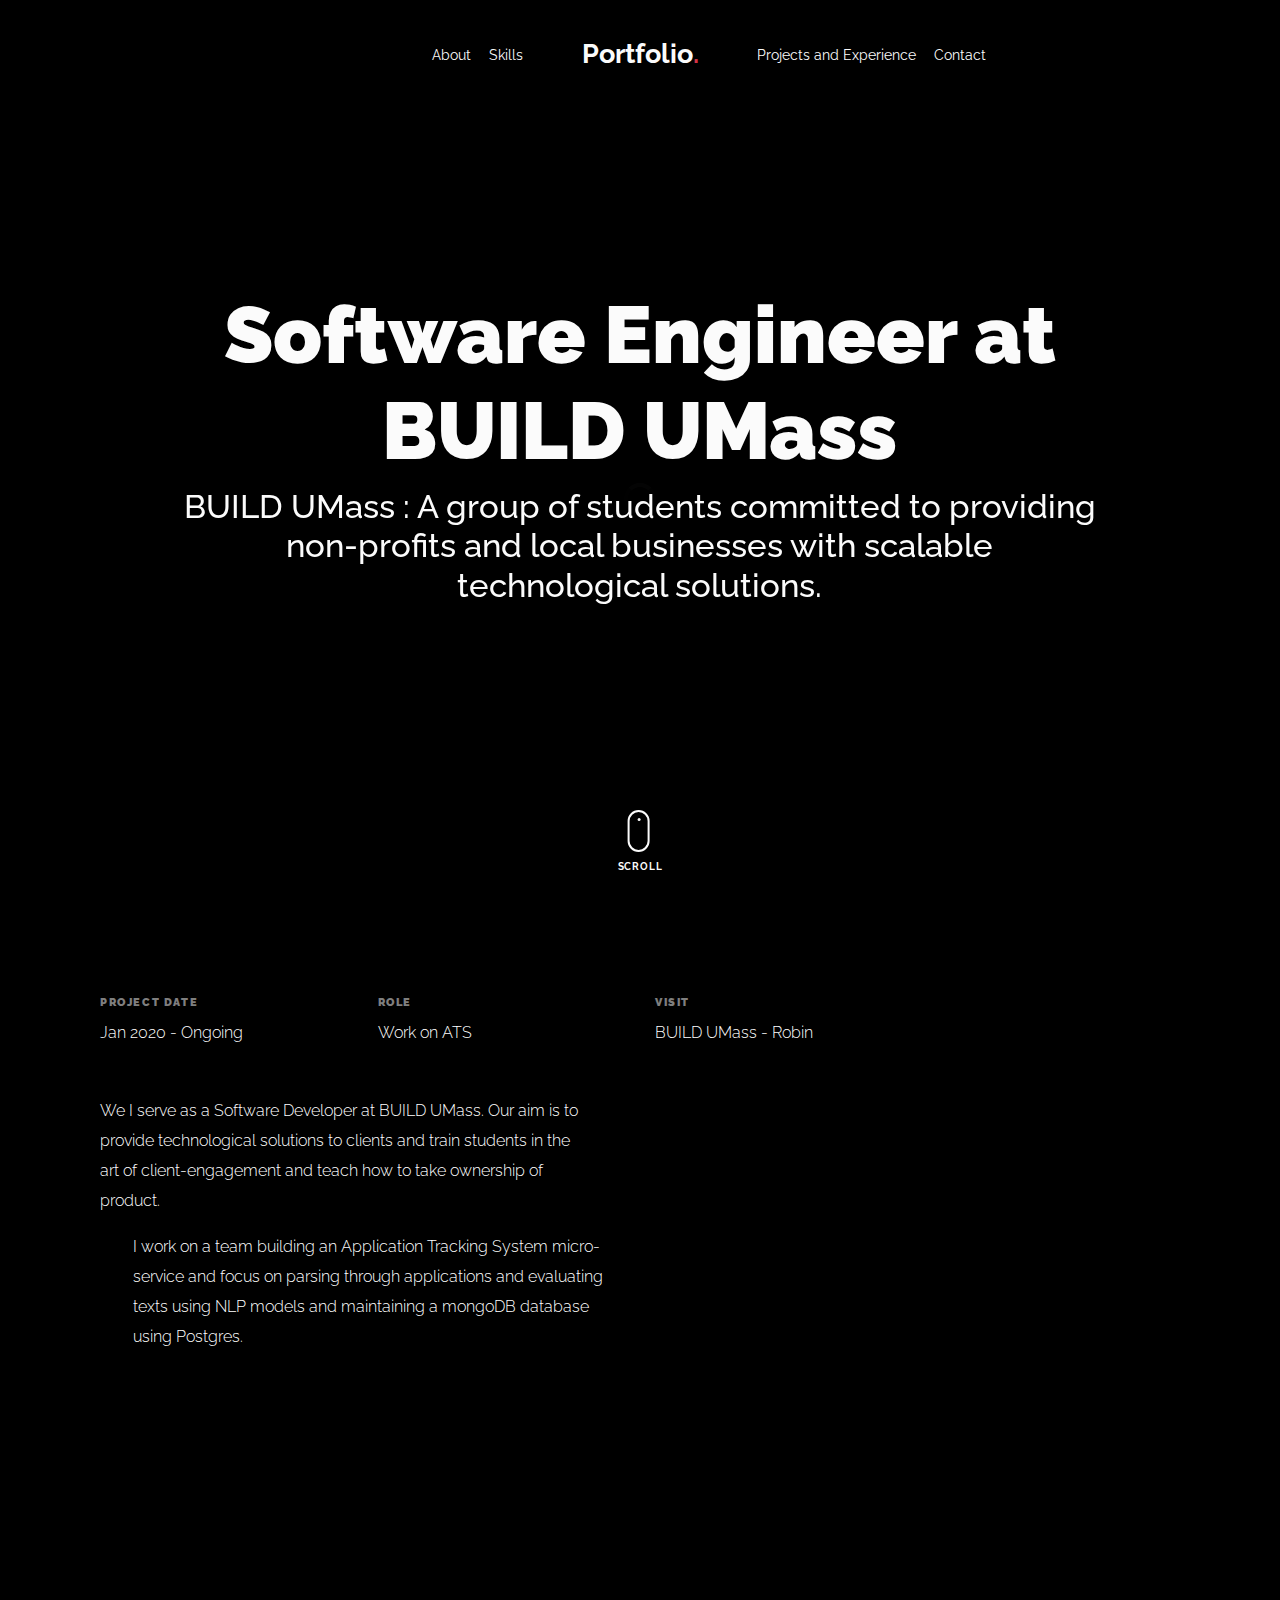
<file: build.html>
<!doctype html>
<html lang="en">

<head>
  <title>BUILD</title>
  <meta charset="utf-8">
  <meta name="viewport" content="width=device-width, initial-scale=1, shrink-to-fit=no">
  
  <meta name="description" content=" ">
  <meta name="keywords" content="html, css, javascript, jquery">
  <meta name="author" content="">

  <link rel="stylesheet" href="css/vendor/icomoon/style.css">
  <link rel="stylesheet" href="css/vendor/owl.carousel.min.css">
  <link rel="stylesheet" href="css/vendor/aos.css">
  <link rel="stylesheet" href="css/vendor/animate.min.css">
  <link rel="stylesheet" href="css/vendor/bootstrap.min.css">
  <link rel="stylesheet" href="css/vendor/jquery.fancybox.min.css">

  <!-- Theme Style -->
  <link rel="stylesheet" href="css/style.css">

</head>

<body data-spy="scroll" data-target=".site-nav-target" data-offset="200">

  <nav class="unslate_co--site-mobile-menu">
    <div class="close-wrap d-flex">
      <a href="#" class="d-flex ml-auto js-menu-toggle">
        <span class="close-label">Close</span>
        <div class="close-times">
          <span class="bar1"></span>
          <span class="bar2"></span>
        </div>
      </a>
    </div>
    <div class="site-mobile-inner"></div>
  </nav>

  <div class="unslate_co--site-wrap">

    <div class="unslate_co--site-inner">

      <nav class="unslate_co--site-nav site-nav-target">

        <div class="container">
        
          <div class="row align-items-center justify-content-between text-left">
            <div class="col-md-5 text-right">
              <ul class="site-nav-ul js-clone-nav text-left d-none d-lg-inline-block">
                <li><a href="index.html#about-section" class="nav-link">About</a></li>
                <li><a href="index.html#skills-section" class="nav-link">Skills</a></li>
              </ul>
            </div>
            <div class="site-logo pos-absolute">
              <a href="index.html" class="unslate_co--site-logo">Portfolio<span>.</span></a>
            </div>
            <div class="col-md-5 text-right text-lg-left">
              <ul class="site-nav-ul js-clone-nav text-left d-none d-lg-inline-block">
                <li><a href="index.html#portfolio-section" class="nav-link">Projects and Experience</a></li>
                <li><a href="index.html#contact-section" class="nav-link">Contact</a></li>
              </ul>
            </div>
          </div>
        </div>

      </nav>
      <!-- END nav -->

      <div class="cover-v1 gradient-bottom-black jarallax">
        <div class="container">
          <div class="row align-items-center">
            <div class="col-md-10 mx-auto text-center">
              <h1 class="heading" data-aos="fade-up">Software Engineer at BUILD UMass</h1>
              <h2 class="subheading" data-aos="fade-up" data-aos-delay="100">BUILD UMass : A group of students committed to providing non-profits and local businesses with scalable technological solutions. </h2>
            </div>

          </div>
        </div>

        <!-- dov -->
        <a href="#portfolio-single-section" class="mouse-wrap smoothscroll">
          <span class="mouse">
            <span class="scroll"></span>
          </span>
          <span class="mouse-label">Scroll</span>
        </a>

      </div>
      <!-- END .cover-v1 -->

      <div class="container">
        <div class="portfolio-single-wrap unslate_co--section" id="portfolio-single-section">

          <div class="portfolio-single-inner">
              <div class="col-12 mb-5">
                <div class="row">
                  <div class="col-sm-6 col-md-6 col-lg-3">
                    <div class="detail-v1">
                      <span class="detail-label">Project Date</span>
                      <span class="detail-val">Jan 2020 - Ongoing </span>
                    </div>
                  </div>
                  <div class="col-sm-6 col-md-6 col-lg-3">
                    <div class="detail-v1">
                      <span class="detail-label">Role</span>
                      <span class="detail-val">Work on ATS</span>
                    </div>
                  </div>
                  <div class="col-sm-6 col-md-6 col-lg-3">
                    <div class="detail-v1">
                      <span class="detail-label">Visit</span>
                      <span class="detail-val"><a href="https://github.com/build-umass/robin">BUILD UMass - Robin</a></span>
                    </div>
                  </div>
                </div>
              </div>
              <div class="col-md-6 pr-md-5">
                <p>We I serve as a Software Developer at BUILD UMass. Our aim is to provide technological solutions to clients and train students in the art of client-engagement and teach how to take ownership of product. </p>
              </div>
              <div class="col-md-6 pl-md-5">
                <p>I work on a team building an Application Tracking System micro-service and focus on parsing through applications and evaluating texts using NLP models and maintaining a mongoDB database using Postgres.</p>
              </div>
            </div>

          </div>
        </div>
      </div>
    </div>

    <footer class="unslate_co--footer unslate_co--section">
      <div class="container">
        <div class="row justify-content-center">
          <div class="col-md-7">

            <div class="footer-site-logo"><a href="#">Apurv Shah<span>.</span></a></div>

            <ul class="footer-site-social">
              <li><a href="#">Instagram</a></li>
              <li><a href="#">LinkedIn</a></li>
            </ul>

            <p class="site-copyright">
                
                <!-- Link back to Colorlib can't be removed. Template is licensed under CC BY 3.0. -->
                Copyright &copy;
                <script>
                  document.write(new Date().getFullYear());
                </script> All rights reserved | This template is made with <i class="icon-heart"
                  aria-hidden="true"></i> by <a href="https://colorlib.com" target="_blank">Colorlib</a>
                <!-- Link back to Colorlib can't be removed. Template is licensed under CC BY 3.0. -->
              
              </p>

          </div>
        </div>
      </div>
    </footer>

  </div>

  <!-- Loader -->
  <div id="unslate_co--overlayer"></div>
  <div class="site-loader-wrap">
    <div class="site-loader"></div>
  </div>

  <script src="js/scripts-dist.js"></script>
  <script src="js/main.js"></script>


</body>

</html>
</file>
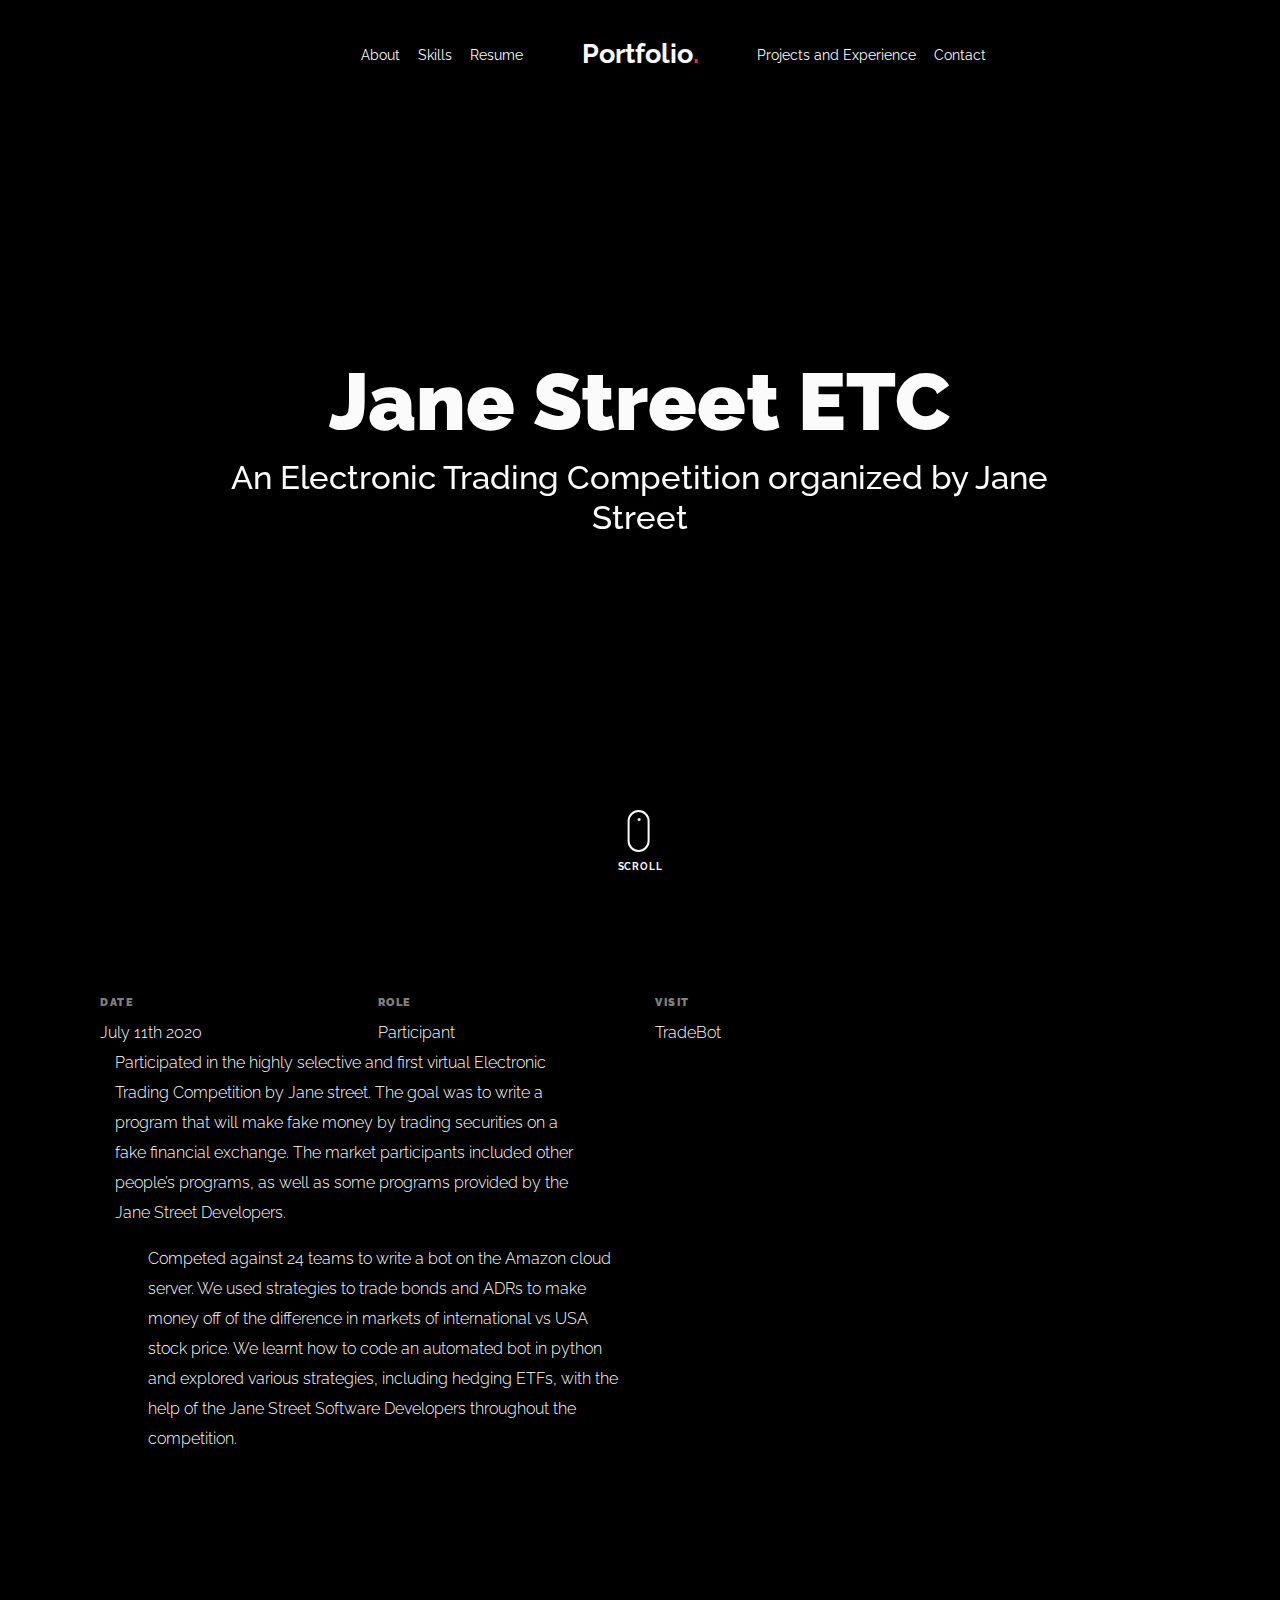
<file: janestreet.html>
<!doctype html>
<html lang="en">

<head>
  <title>UCA</title>
  <meta charset="utf-8">
  <meta name="viewport" content="width=device-width, initial-scale=1, shrink-to-fit=no">
  
  <meta name="description" content=" ">
  <meta name="keywords" content="html, css, javascript, jquery">
  <meta name="author" content="">

  <link rel="stylesheet" href="css/vendor/icomoon/style.css">
  <link rel="stylesheet" href="css/vendor/owl.carousel.min.css">
  <link rel="stylesheet" href="css/vendor/aos.css">
  <link rel="stylesheet" href="css/vendor/animate.min.css">
  <link rel="stylesheet" href="css/vendor/bootstrap.min.css">
  <link rel="stylesheet" href="css/vendor/jquery.fancybox.min.css">

  <!-- Theme Style -->
  <link rel="stylesheet" href="css/style.css">

</head>

<body data-spy="scroll" data-target=".site-nav-target" data-offset="200">

  <nav class="unslate_co--site-mobile-menu">
    <div class="close-wrap d-flex">
      <a href="#" class="d-flex ml-auto js-menu-toggle">
        <span class="close-label">Close</span>
        <div class="close-times">
          <span class="bar1"></span>
          <span class="bar2"></span>
        </div>
      </a>
    </div>
    <div class="site-mobile-inner"></div>
  </nav>

  <div class="unslate_co--site-wrap">

    <div class="unslate_co--site-inner">

      <nav class="unslate_co--site-nav site-nav-target">

        <div class="container">
        
          <div class="row align-items-center justify-content-between text-left">
            <div class="col-md-5 text-right">
              <ul class="site-nav-ul js-clone-nav text-left d-none d-lg-inline-block">
                <li><a href="index.html#about-section" class="nav-link">About</a></li>
                <li><a href="index.html#skills-section" class="nav-link">Skills</a></li>
                <li><a href="https://drive.google.com/file/d/1ggvgt7xa9337JdpXmWgpMMO_KJR5kJV9/view?usp=sharing" class="nav-link">Resume</a></li>
              </ul>
            </div>
            <div class="site-logo pos-absolute">
              <a href="index.html" class="unslate_co--site-logo">Portfolio<span>.</span></a>
            </div>
            <div class="col-md-5 text-right text-lg-left">
              <ul class="site-nav-ul js-clone-nav text-left d-none d-lg-inline-block">
                <li><a href="index.html#portfolio-section" class="nav-link">Projects and Experience</a></li>
                <li><a href="index.html#contact-section" class="nav-link">Contact</a></li>
              </ul>
            </div>
          </div>
        </div>

      </nav>
      <!-- END nav -->

      <div class="cover-v1 gradient-bottom-black jarallax">
        <div class="container">
          <div class="row align-items-center">
            <div class="col-md-10 mx-auto text-center">
              <h1 class="heading" data-aos="fade-up">Jane Street ETC</h1>
              <h2 class="subheading" data-aos="fade-up" data-aos-delay="100">An Electronic Trading Competition organized by Jane Street </h2>
            </div>

          </div>
        </div>

        <!-- dov -->
        <a href="#portfolio-single-section" class="mouse-wrap smoothscroll">
          <span class="mouse">
            <span class="scroll"></span>
          </span>
          <span class="mouse-label">Scroll</span>
        </a>

      </div>
      <!-- END .cover-v1 -->

      <div class="container">
        <div class="portfolio-single-wrap unslate_co--section" id="portfolio-single-section">

          <div class="portfolio-single-inner">
              <div class="col-12 mb-5">
                <div class="row">
                  <div class="col-sm-6 col-md-6 col-lg-3">
                    <div class="detail-v1">
                      <span class="detail-label">Date</span>
                      <span class="detail-val">July 11th 2020</span>
                    </div>
                  </div>
                  <div class="col-sm-6 col-md-6 col-lg-3">
                    <div class="detail-v1">
                      <span class="detail-label">Role</span>
                      <span class="detail-val">Participant</span>
                    </div>
                  </div>
                  <div class="col-sm-6 col-md-6 col-lg-3">
                    <div class="detail-v1">
                      <span class="detail-label">Visit</span>
                      <span class="detail-val"><a href="https://github.com/ApurvShah007/Jane-Street-ETC-Tradebot">TradeBot</a></span>
                    </div>
                  </div>
              </div>
              <div class="col-md-6 pr-md-5">
                <p> 
                Participated in the highly selective and first virtual Electronic Trading Competition by Jane street. The goal was to write a program that will make fake money by trading securities on a fake financial exchange. The market participants included other people’s programs, as well as some programs provided by the Jane Street Developers.
              </p>
              </div>
              <div class="col-md-6 pl-md-5">
                <p>
                  Competed against 24 teams to write a bot on the Amazon cloud server. We used strategies to trade bonds and ADRs to make money off of the difference in markets of international vs USA stock price. We learnt how to code an automated bot in python and explored various strategies, including hedging ETFs, with the help of the Jane Street Software Developers throughout the competition.
                </p>
              </div>
            </div>

          </div>
        </div>
      </div>
    </div>

    <footer class="unslate_co--footer unslate_co--section">
      <div class="container">
        <div class="row justify-content-center">
          <div class="col-md-7">

            <div class="footer-site-logo"><a href="#">Apurv Shah<span>.</span></a></div>

            <ul class="footer-site-social">
              <li><a href="#">Instagram</a></li>
              <li><a href="#">LinkedIn</a></li>
            </ul>

            <p class="site-copyright">
                
                <!-- Link back to Colorlib can't be removed. Template is licensed under CC BY 3.0. -->
                Copyright &copy;
                <script>
                  document.write(new Date().getFullYear());
                </script> All rights reserved | This template is made with <i class="icon-heart"
                  aria-hidden="true"></i> by <a href="https://colorlib.com" target="_blank">Colorlib</a>
                <!-- Link back to Colorlib can't be removed. Template is licensed under CC BY 3.0. -->
              
              </p>

          </div>
        </div>
      </div>
    </footer>

  </div>

  <!-- Loader -->
  <div id="unslate_co--overlayer"></div>
  <div class="site-loader-wrap">
    <div class="site-loader"></div>
  </div>

  <script src="js/scripts-dist.js"></script>
  <script src="js/main.js"></script>


</body>

</html>
</file>
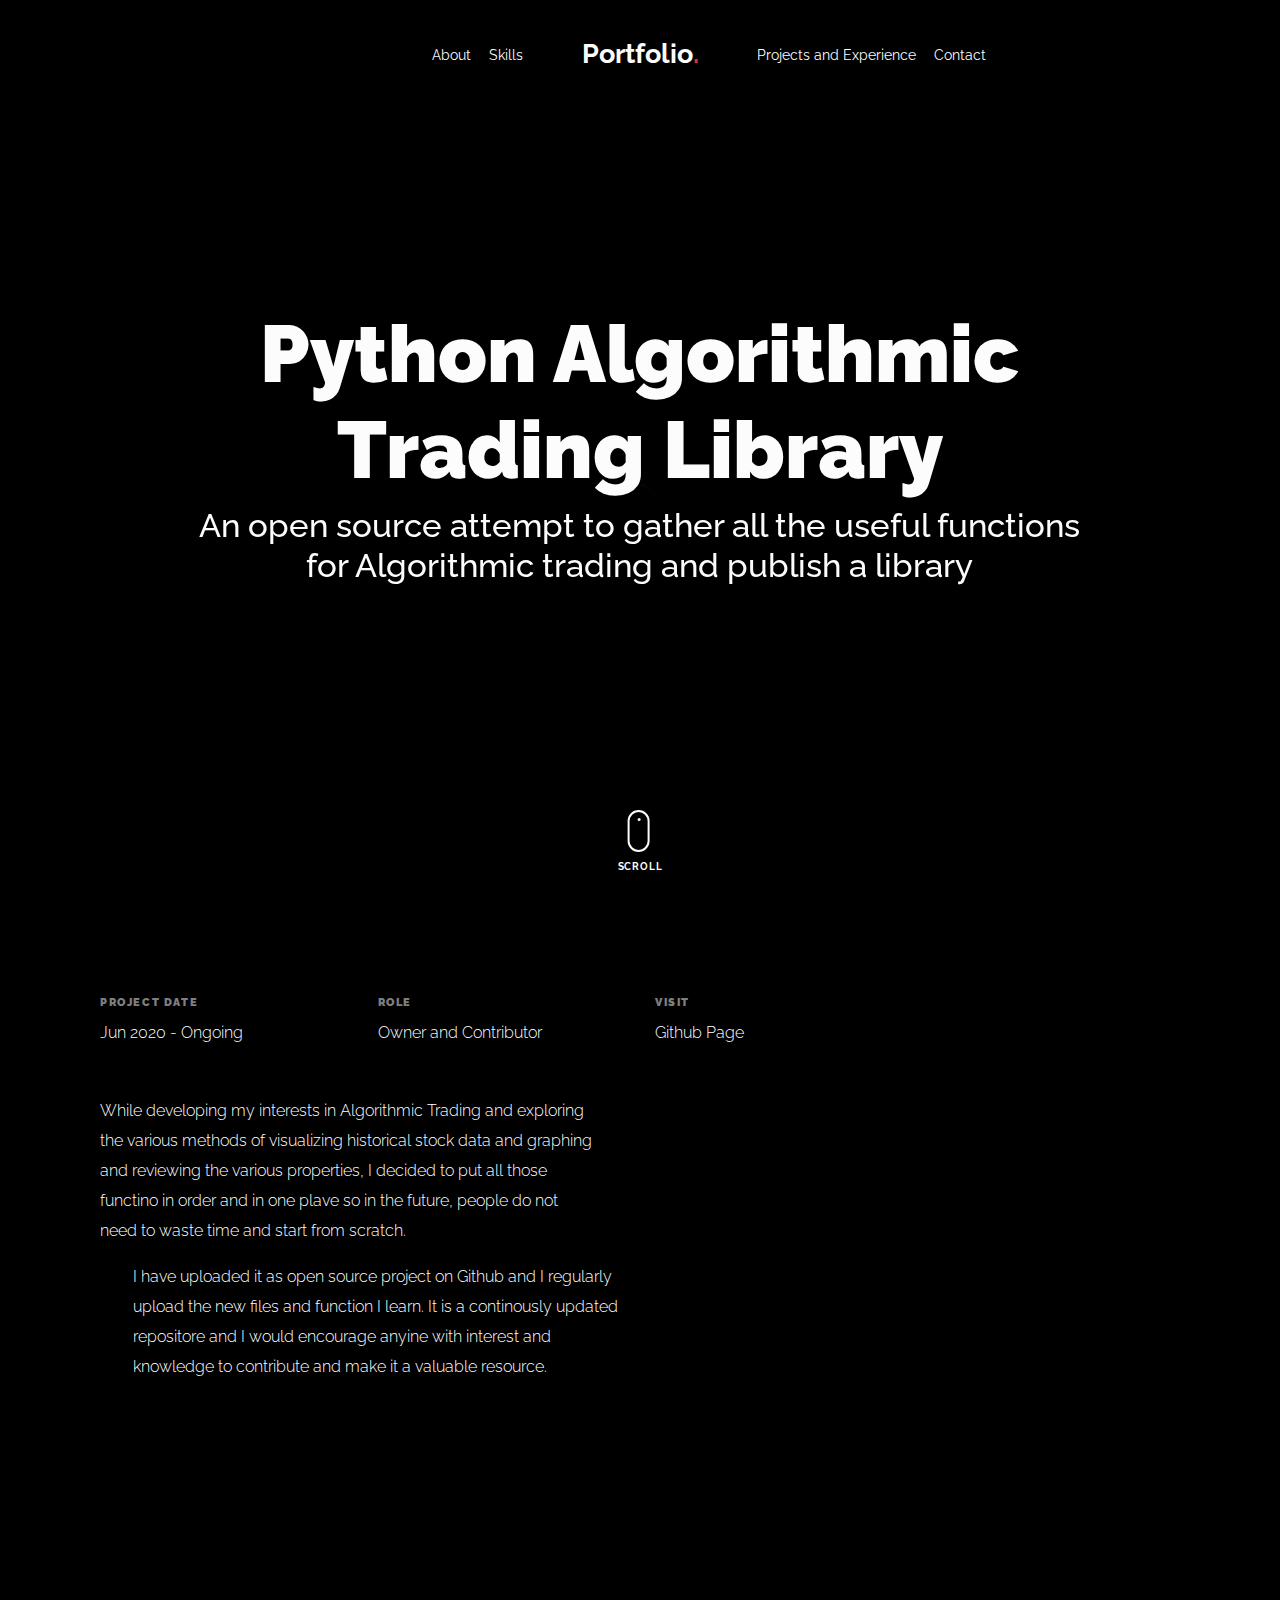
<file: lib.html>
<!doctype html>
<html lang="en">

<head>
  <title>Algorithmic Trading</title>
  <meta charset="utf-8">
  <meta name="viewport" content="width=device-width, initial-scale=1, shrink-to-fit=no">
  
  <meta name="description" content=" ">
  <meta name="keywords" content="html, css, javascript, jquery">
  <meta name="author" content="">

  <link rel="stylesheet" href="css/vendor/icomoon/style.css">
  <link rel="stylesheet" href="css/vendor/owl.carousel.min.css">
  <link rel="stylesheet" href="css/vendor/aos.css">
  <link rel="stylesheet" href="css/vendor/animate.min.css">
  <link rel="stylesheet" href="css/vendor/bootstrap.min.css">
  <link rel="stylesheet" href="css/vendor/jquery.fancybox.min.css">

  <!-- Theme Style -->
  <link rel="stylesheet" href="css/style.css">

</head>

<body data-spy="scroll" data-target=".site-nav-target" data-offset="200">

  <nav class="unslate_co--site-mobile-menu">
    <div class="close-wrap d-flex">
      <a href="#" class="d-flex ml-auto js-menu-toggle">
        <span class="close-label">Close</span>
        <div class="close-times">
          <span class="bar1"></span>
          <span class="bar2"></span>
        </div>
      </a>
    </div>
    <div class="site-mobile-inner"></div>
  </nav>

  <div class="unslate_co--site-wrap">

    <div class="unslate_co--site-inner">

      <nav class="unslate_co--site-nav site-nav-target">

        <div class="container">
        
          <div class="row align-items-center justify-content-between text-left">
            <div class="col-md-5 text-right">
              <ul class="site-nav-ul js-clone-nav text-left d-none d-lg-inline-block">
                <li><a href="index.html#about-section" class="nav-link">About</a></li>
                <li><a href="index.html#skills-section" class="nav-link">Skills</a></li>
              </ul>
            </div>
            <div class="site-logo pos-absolute">
              <a href="index.html" class="unslate_co--site-logo">Portfolio<span>.</span></a>
            </div>
            <div class="col-md-5 text-right text-lg-left">
              <ul class="site-nav-ul js-clone-nav text-left d-none d-lg-inline-block">
                <li><a href="index.html#portfolio-section" class="nav-link">Projects and Experience</a></li>
                <li><a href="index.html#contact-section" class="nav-link">Contact</a></li>
              </ul>
            </div>
          </div>
        </div>

      </nav>
      <!-- END nav -->

      <div class="cover-v1 gradient-bottom-black jarallax">
        <div class="container">
          <div class="row align-items-center">
            <div class="col-md-10 mx-auto text-center">
              <h1 class="heading" data-aos="fade-up">Python Algorithmic Trading Library</h1>
              <h2 class="subheading" data-aos="fade-up" data-aos-delay="100">An open source attempt to gather all the useful functions for Algorithmic trading and publish a library </h2>
            </div>

          </div>
        </div>

        <!-- dov -->
        <a href="#portfolio-single-section" class="mouse-wrap smoothscroll">
          <span class="mouse">
            <span class="scroll"></span>
          </span>
          <span class="mouse-label">Scroll</span>
        </a>

      </div>
      <!-- END .cover-v1 -->

      <div class="container">
        <div class="portfolio-single-wrap unslate_co--section" id="portfolio-single-section">

          <div class="portfolio-single-inner">
              <div class="col-12 mb-5">
                <div class="row">
                  <div class="col-sm-6 col-md-6 col-lg-3">
                    <div class="detail-v1">
                      <span class="detail-label">Project Date</span>
                      <span class="detail-val">Jun 2020 - Ongoing </span>
                    </div>
                  </div>
                  <div class="col-sm-6 col-md-6 col-lg-3">
                    <div class="detail-v1">
                      <span class="detail-label">Role</span>
                      <span class="detail-val">Owner and Contributor</span>
                    </div>
                  </div>
                  <div class="col-sm-6 col-md-6 col-lg-3">
                    <div class="detail-v1">
                      <span class="detail-label">Visit</span>
                      <span class="detail-val"><a href="https://github.com/ApurvShah007/Algorithmic_trading">Github Page</a></span>
                    </div>
                  </div>
                </div>
              </div>
              <div class="col-md-6 pr-md-5">
                <p>While developing my interests in Algorithmic Trading and exploring the various methods of visualizing historical stock data and graphing and reviewing the various properties, I decided to put all those functino in order and in one plave so in the future, people do not need to waste time and start from scratch.</p>
              </div>
              <div class="col-md-6 pl-md-5">
                <p>I have uploaded it as open source project on Github and I regularly upload the new files and function I learn. It is a continously updated repositore and I would encourage anyine with interest and knowledge to contribute and make it a valuable resource.  </p>
              </div>
            </div>

          </div>
        </div>
      </div>
    </div>

    <footer class="unslate_co--footer unslate_co--section">
      <div class="container">
        <div class="row justify-content-center">
          <div class="col-md-7">

            <div class="footer-site-logo"><a href="#">Unfold<span>.</span></a></div>

            <ul class="footer-site-social">
              <li><a href="#">Facebook</a></li>
              <li><a href="#">Twitter</a></li>
              <li><a href="#">Instagram</a></li>
              <li><a href="#">Dribbble</a></li>
              <li><a href="#">Behance</a></li>
            </ul>

            <p class="site-copyright">
                
                <!-- Link back to Colorlib can't be removed. Template is licensed under CC BY 3.0. -->
                Copyright &copy;
                <script>
                  document.write(new Date().getFullYear());
                </script> All rights reserved | This template is made with <i class="icon-heart"
                  aria-hidden="true"></i> by <a href="https://colorlib.com" target="_blank">Colorlib</a>
                <!-- Link back to Colorlib can't be removed. Template is licensed under CC BY 3.0. -->
              
              </p>

          </div>
        </div>
      </div>
    </footer>

  </div>

  <!-- Loader -->
  <div id="unslate_co--overlayer"></div>
  <div class="site-loader-wrap">
    <div class="site-loader"></div>
  </div>

  <script src="js/scripts-dist.js"></script>
  <script src="js/main.js"></script>


</body>

</html>
</file>
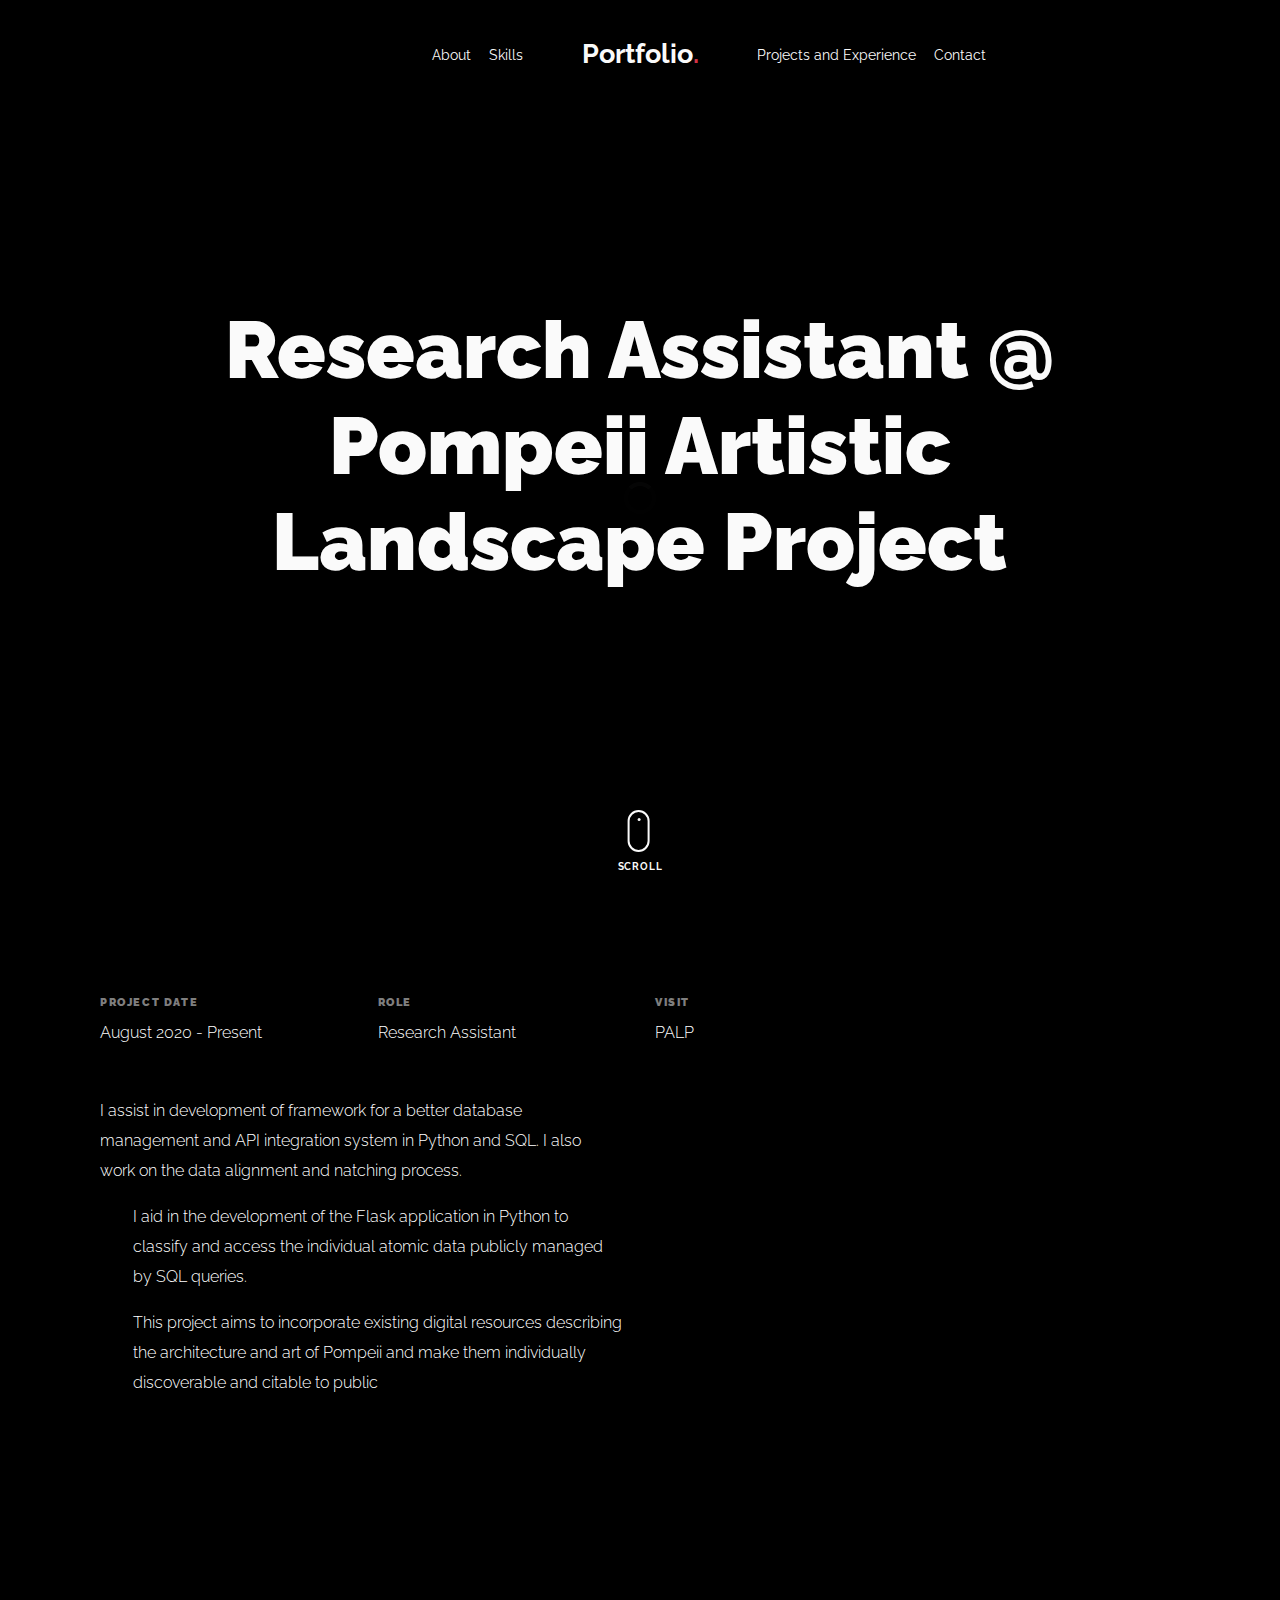
<file: PALP.html>
<!doctype html>
<html lang="en">

<head>
  <title>Beat the Crowds</title>
  <meta charset="utf-8">
  <meta name="viewport" content="width=device-width, initial-scale=1, shrink-to-fit=no">
  
  <meta name="description" content=" ">
  <meta name="keywords" content="html, css, javascript, jquery">
  <meta name="author" content="">

  <link rel="stylesheet" href="css/vendor/icomoon/style.css">
  <link rel="stylesheet" href="css/vendor/owl.carousel.min.css">
  <link rel="stylesheet" href="css/vendor/aos.css">
  <link rel="stylesheet" href="css/vendor/animate.min.css">
  <link rel="stylesheet" href="css/vendor/bootstrap.min.css">
  <link rel="stylesheet" href="css/vendor/jquery.fancybox.min.css">

  <!-- Theme Style -->
  <link rel="stylesheet" href="css/style.css">

</head>

<body data-spy="scroll" data-target=".site-nav-target" data-offset="200">

  <nav class="unslate_co--site-mobile-menu">
    <div class="close-wrap d-flex">
      <a href="#" class="d-flex ml-auto js-menu-toggle">
        <span class="close-label">Close</span>
        <div class="close-times">
          <span class="bar1"></span>
          <span class="bar2"></span>
        </div>
      </a>
    </div>
    <div class="site-mobile-inner"></div>
  </nav>

  <div class="unslate_co--site-wrap">

    <div class="unslate_co--site-inner">

      <nav class="unslate_co--site-nav site-nav-target">

        <div class="container">
        
          <div class="row align-items-center justify-content-between text-left">
            <div class="col-md-5 text-right">
              <ul class="site-nav-ul js-clone-nav text-left d-none d-lg-inline-block">
                <li><a href="index.html#about-section" class="nav-link">About</a></li>
                <li><a href="index.html#skills-section" class="nav-link">Skills</a></li>
              </ul>
            </div>
            <div class="site-logo pos-absolute">
              <a href="index.html" class="unslate_co--site-logo">Portfolio<span>.</span></a>
            </div>
            <div class="col-md-5 text-right text-lg-left">
              <ul class="site-nav-ul js-clone-nav text-left d-none d-lg-inline-block">
                <li><a href="index.html#portfolio-section" class="nav-link">Projects and Experience</a></li>
                <li><a href="index.html#contact-section" class="nav-link">Contact</a></li>
              </ul>
            </div>
          </div>
        </div>

      </nav>
      <!-- END nav -->

      <div class="cover-v1 gradient-bottom-black jarallax">
        <div class="container">
          <div class="row align-items-center">
            <div class="col-md-10 mx-auto text-center">
              <h1 class="heading" data-aos="fade-up">Research Assistant @ Pompeii Artistic Landscape Project </h1>
              <h2 class="subheading" data-aos="fade-up" data-aos-delay="100"></h2>
            </div>

          </div>
        </div>

        <!-- dov -->
        <a href="#portfolio-single-section" class="mouse-wrap smoothscroll">
          <span class="mouse">
            <span class="scroll"></span>
          </span>
          <span class="mouse-label">Scroll</span>
        </a>

      </div>
      <!-- END .cover-v1 -->

      <div class="container">
        <div class="portfolio-single-wrap unslate_co--section" id="portfolio-single-section">

          <div class="portfolio-single-inner">
              <div class="col-12 mb-5">
                <div class="row">
                  <div class="col-sm-6 col-md-6 col-lg-3">
                    <div class="detail-v1">
                      <span class="detail-label">Project Date</span>
                      <span class="detail-val">August 2020 - Present </span>
                    </div>
                  </div>
                  <div class="col-sm-6 col-md-6 col-lg-3">
                    <div class="detail-v1">
                      <span class="detail-label">Role</span>
                      <span class="detail-val">Research Assistant </span>
                    </div>
                  </div>
                  <div class="col-sm-6 col-md-6 col-lg-3">
                    <div class="detail-v1">
                      <span class="detail-label">Visit</span>
                      <span class="detail-val"><a href="https://palp.p-lod.umasscreate.net">PALP</a></span>
                    </div>
                  </div>
                </div>
              </div>
              <div class="col-md-6 pr-md-5">
                <p>I assist in development of framework for a better database management and API integration system in Python and SQL. I also work on the data alignment and natching process.
                </p>
              </div>
              <div class="col-md-6 pl-md-5">
                <p> I aid in the development of the Flask application in Python to classify and access the individual atomic data publicly managed by SQL queries.
                </p>
                <p> This project aims to incorporate existing digital resources describing the architecture and art of Pompeii and make them individually discoverable and citable to public
                </p>
              </div>
            </div>

          </div>
        </div>
      </div>
    </div>

    <footer class="unslate_co--footer unslate_co--section">
      <div class="container">
        <div class="row justify-content-center">
          <div class="col-md-7">

            <div class="footer-site-logo"><a href="#">Unfold<span>.</span></a></div>

            <ul class="footer-site-social">
              <li><a href="#">Facebook</a></li>
              <li><a href="#">Twitter</a></li>
              <li><a href="#">Instagram</a></li>
              <li><a href="#">Dribbble</a></li>
              <li><a href="#">Behance</a></li>
            </ul>

            <p class="site-copyright">
                
                <!-- Link back to Colorlib can't be removed. Template is licensed under CC BY 3.0. -->
                Copyright &copy;
                <script>
                  document.write(new Date().getFullYear());
                </script> All rights reserved | This template is made with <i class="icon-heart"
                  aria-hidden="true"></i> by <a href="https://colorlib.com" target="_blank">Colorlib</a>
                <!-- Link back to Colorlib can't be removed. Template is licensed under CC BY 3.0. -->
              
              </p>

          </div>
        </div>
      </div>
    </footer>

  </div>

  <!-- Loader -->
  <div id="unslate_co--overlayer"></div>
  <div class="site-loader-wrap">
    <div class="site-loader"></div>
  </div>

  <script src="js/scripts-dist.js"></script>
  <script src="js/main.js"></script>


</body>

</html>
</file>
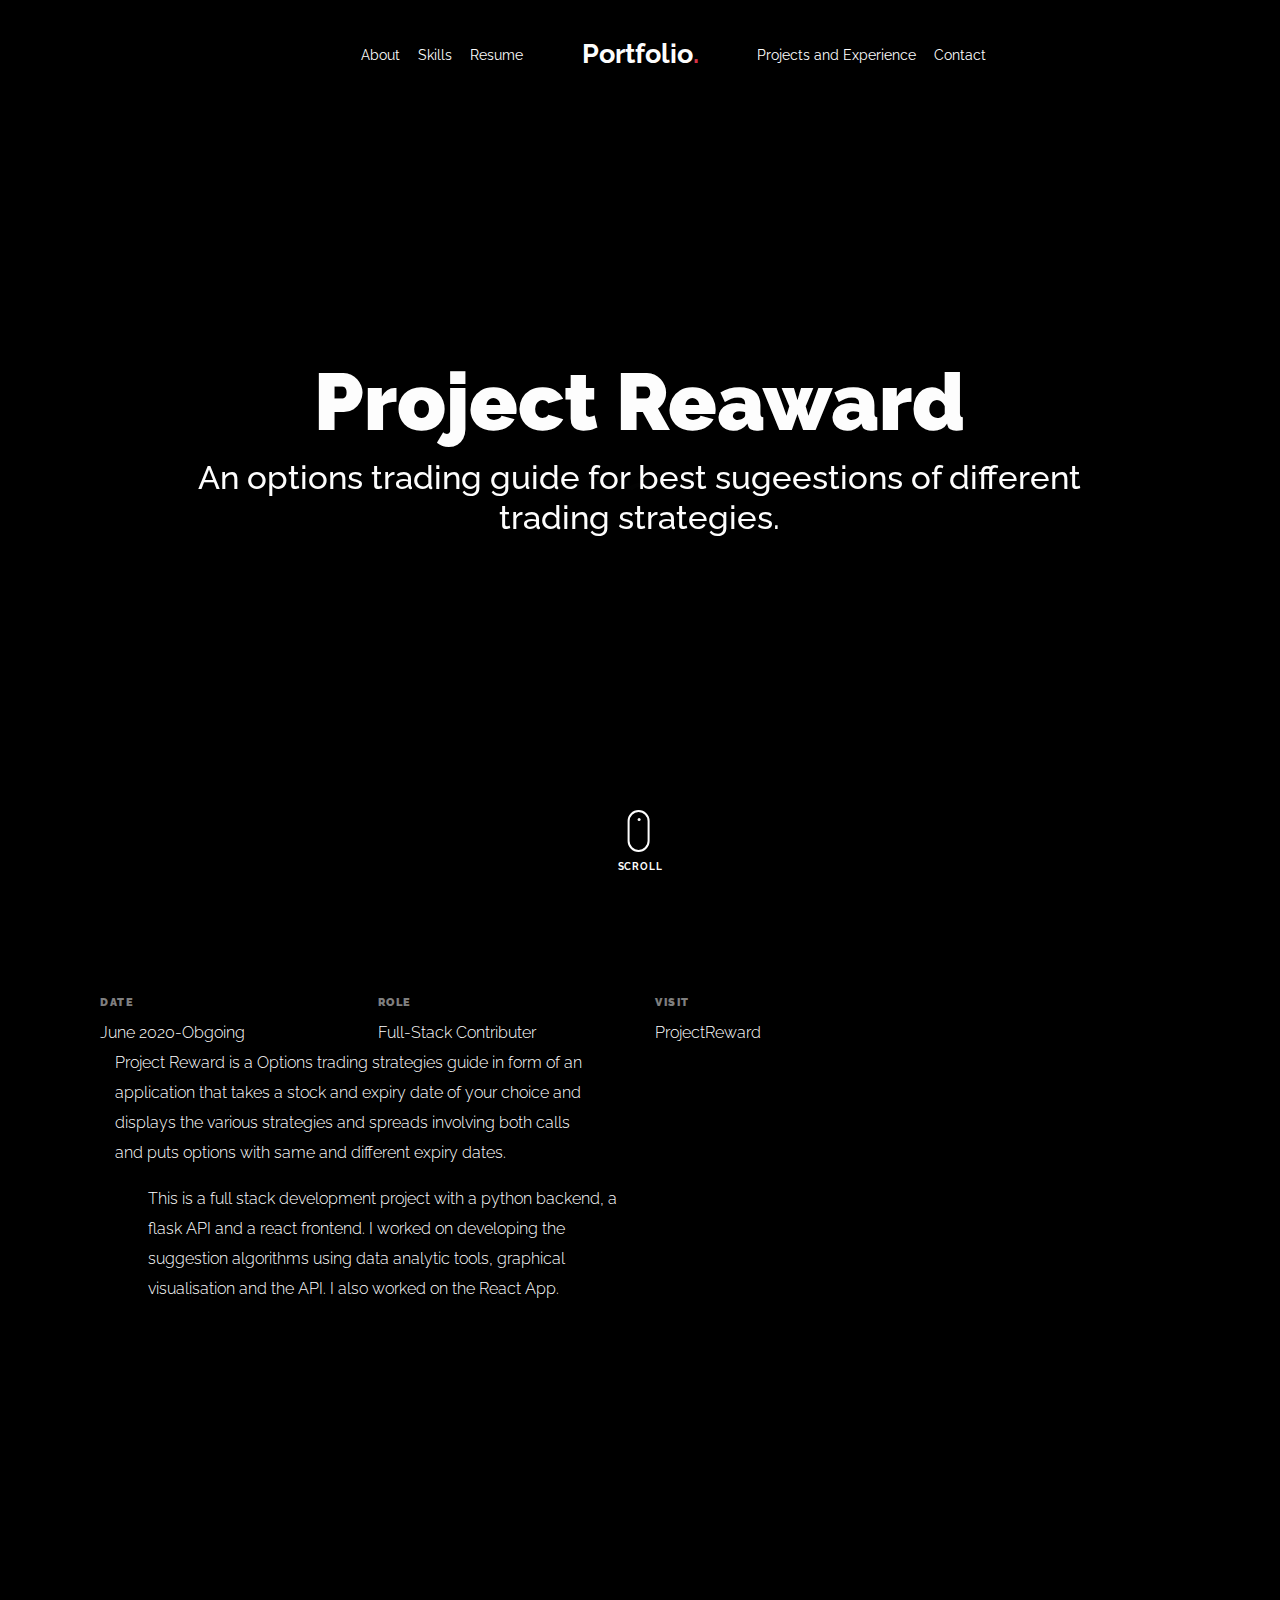
<file: pr.html>
<!doctype html>
<html lang="en">

<head>
  <title>UCA</title>
  <meta charset="utf-8">
  <meta name="viewport" content="width=device-width, initial-scale=1, shrink-to-fit=no">
  
  <meta name="description" content=" ">
  <meta name="keywords" content="html, css, javascript, jquery">
  <meta name="author" content="">

  <link rel="stylesheet" href="css/vendor/icomoon/style.css">
  <link rel="stylesheet" href="css/vendor/owl.carousel.min.css">
  <link rel="stylesheet" href="css/vendor/aos.css">
  <link rel="stylesheet" href="css/vendor/animate.min.css">
  <link rel="stylesheet" href="css/vendor/bootstrap.min.css">
  <link rel="stylesheet" href="css/vendor/jquery.fancybox.min.css">

  <!-- Theme Style -->
  <link rel="stylesheet" href="css/style.css">

</head>

<body data-spy="scroll" data-target=".site-nav-target" data-offset="200">

  <nav class="unslate_co--site-mobile-menu">
    <div class="close-wrap d-flex">
      <a href="#" class="d-flex ml-auto js-menu-toggle">
        <span class="close-label">Close</span>
        <div class="close-times">
          <span class="bar1"></span>
          <span class="bar2"></span>
        </div>
      </a>
    </div>
    <div class="site-mobile-inner"></div>
  </nav>

  <div class="unslate_co--site-wrap">

    <div class="unslate_co--site-inner">

      <nav class="unslate_co--site-nav site-nav-target">

        <div class="container">
        
          <div class="row align-items-center justify-content-between text-left">
            <div class="col-md-5 text-right">
              <ul class="site-nav-ul js-clone-nav text-left d-none d-lg-inline-block">
                <li><a href="index.html#about-section" class="nav-link">About</a></li>
                <li><a href="index.html#skills-section" class="nav-link">Skills</a></li>
                <li><a href="https://drive.google.com/file/d/1ggvgt7xa9337JdpXmWgpMMO_KJR5kJV9/view?usp=sharing" class="nav-link">Resume</a></li>
              </ul>
            </div>
            <div class="site-logo pos-absolute">
              <a href="index.html" class="unslate_co--site-logo">Portfolio<span>.</span></a>
            </div>
            <div class="col-md-5 text-right text-lg-left">
              <ul class="site-nav-ul js-clone-nav text-left d-none d-lg-inline-block">
                <li><a href="index.html#portfolio-section" class="nav-link">Projects and Experience</a></li>
                <li><a href="index.html#contact-section" class="nav-link">Contact</a></li>
              </ul>
            </div>
          </div>
        </div>

      </nav>
      <!-- END nav -->

      <div class="cover-v1 gradient-bottom-black jarallax">
        <div class="container">
          <div class="row align-items-center">
            <div class="col-md-10 mx-auto text-center">
              <h1 class="heading" data-aos="fade-up">Project Reaward </h1>
              <h2 class="subheading" data-aos="fade-up" data-aos-delay="100">An options trading guide for best sugeestions of different trading strategies. </h2>
            </div>

          </div>
        </div>

        <!-- dov -->
        <a href="#portfolio-single-section" class="mouse-wrap smoothscroll">
          <span class="mouse">
            <span class="scroll"></span>
          </span>
          <span class="mouse-label">Scroll</span>
        </a>

      </div>
      <!-- END .cover-v1 -->

      <div class="container">
        <div class="portfolio-single-wrap unslate_co--section" id="portfolio-single-section">

          <div class="portfolio-single-inner">
              <div class="col-12 mb-5">
                <div class="row">
                  <div class="col-sm-6 col-md-6 col-lg-3">
                    <div class="detail-v1">
                      <span class="detail-label">Date</span>
                      <span class="detail-val">June 2020-Obgoing</span>
                    </div>
                  </div>
                  <div class="col-sm-6 col-md-6 col-lg-3">
                    <div class="detail-v1">
                      <span class="detail-label">Role</span>
                      <span class="detail-val">Full-Stack Contributer</span>
                    </div>
                  </div>
                  <div class="col-sm-6 col-md-6 col-lg-3">
                    <div class="detail-v1">
                      <span class="detail-label">Visit</span>
                      <span class="detail-val"><a href="https://github.com/ChiragJhawar/ProjectReward">ProjectReward</a></span>
                    </div>
                  </div>
              </div>
              <div class="col-md-6 pr-md-5">
                <p> 
               Project Reward is a Options trading strategies guide in form of an application that takes a stock and  expiry date of your choice and displays the various strategies and spreads involving both calls and puts options with same and different expiry dates.
              </p>
              </div>
              <div class="col-md-6 pl-md-5">
                <p>
                  This is a full stack development project with a python backend, a flask API and a react frontend. I worked on developing the suggestion algorithms using data analytic tools, graphical visualisation and the API. I also worked on the React App.
                </p>
              </div>
            </div>

          </div>
        </div>
      </div>
    </div>

    <footer class="unslate_co--footer unslate_co--section">
      <div class="container">
        <div class="row justify-content-center">
          <div class="col-md-7">

            <div class="footer-site-logo"><a href="#">Apurv Shah<span>.</span></a></div>

            <ul class="footer-site-social">
              <li><a href="#">Instagram</a></li>
              <li><a href="#">LinkedIn</a></li>
            </ul>

            <p class="site-copyright">
                
                <!-- Link back to Colorlib can't be removed. Template is licensed under CC BY 3.0. -->
                Copyright &copy;
                <script>
                  document.write(new Date().getFullYear());
                </script> All rights reserved | This template is made with <i class="icon-heart"
                  aria-hidden="true"></i> by <a href="https://colorlib.com" target="_blank">Colorlib</a>
                <!-- Link back to Colorlib can't be removed. Template is licensed under CC BY 3.0. -->
              
              </p>

          </div>
        </div>
      </div>
    </footer>

  </div>

  <!-- Loader -->
  <div id="unslate_co--overlayer"></div>
  <div class="site-loader-wrap">
    <div class="site-loader"></div>
  </div>

  <script src="js/scripts-dist.js"></script>
  <script src="js/main.js"></script>


</body>

</html>
</file>
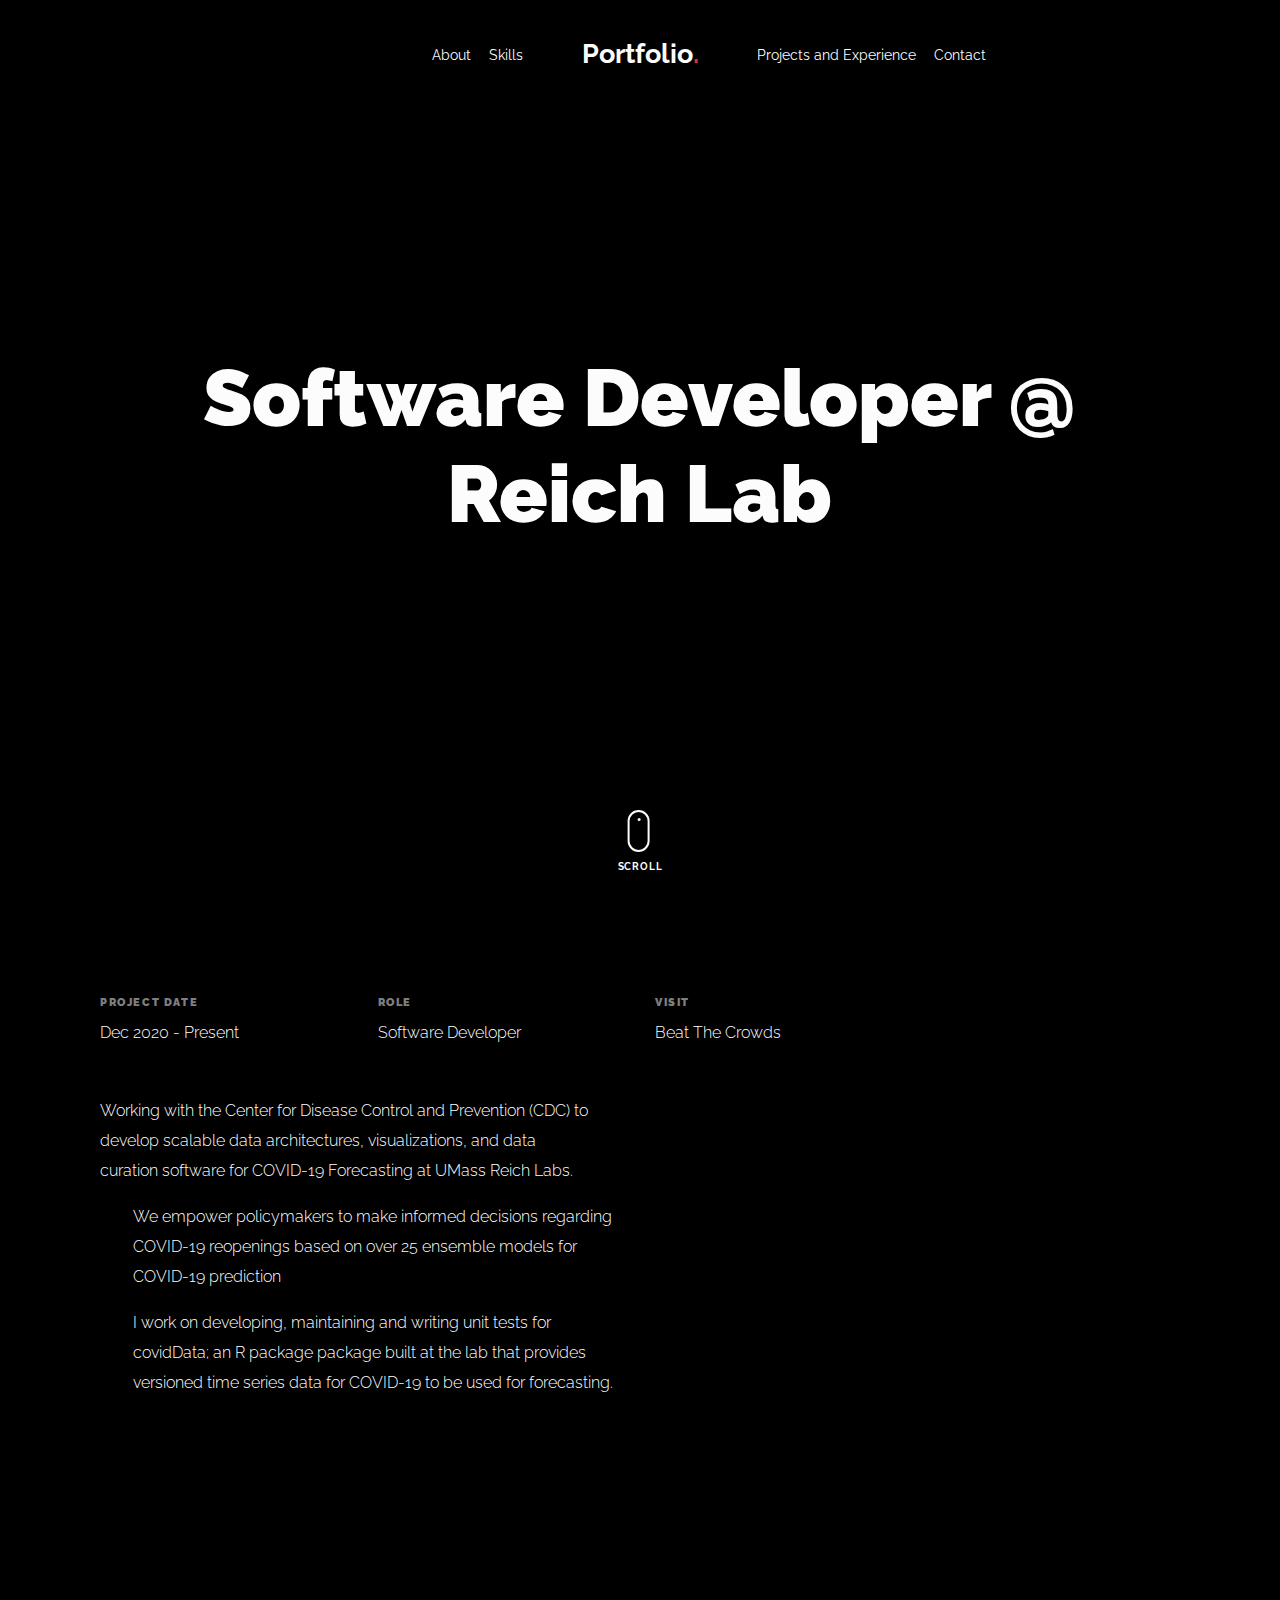
<file: reichlab.html>
<!doctype html>
<html lang="en">

<head>
  <title>Beat the Crowds</title>
  <meta charset="utf-8">
  <meta name="viewport" content="width=device-width, initial-scale=1, shrink-to-fit=no">
  
  <meta name="description" content=" ">
  <meta name="keywords" content="html, css, javascript, jquery">
  <meta name="author" content="">

  <link rel="stylesheet" href="css/vendor/icomoon/style.css">
  <link rel="stylesheet" href="css/vendor/owl.carousel.min.css">
  <link rel="stylesheet" href="css/vendor/aos.css">
  <link rel="stylesheet" href="css/vendor/animate.min.css">
  <link rel="stylesheet" href="css/vendor/bootstrap.min.css">
  <link rel="stylesheet" href="css/vendor/jquery.fancybox.min.css">

  <!-- Theme Style -->
  <link rel="stylesheet" href="css/style.css">

</head>

<body data-spy="scroll" data-target=".site-nav-target" data-offset="200">

  <nav class="unslate_co--site-mobile-menu">
    <div class="close-wrap d-flex">
      <a href="#" class="d-flex ml-auto js-menu-toggle">
        <span class="close-label">Close</span>
        <div class="close-times">
          <span class="bar1"></span>
          <span class="bar2"></span>
        </div>
      </a>
    </div>
    <div class="site-mobile-inner"></div>
  </nav>

  <div class="unslate_co--site-wrap">

    <div class="unslate_co--site-inner">

      <nav class="unslate_co--site-nav site-nav-target">

        <div class="container">
        
          <div class="row align-items-center justify-content-between text-left">
            <div class="col-md-5 text-right">
              <ul class="site-nav-ul js-clone-nav text-left d-none d-lg-inline-block">
                <li><a href="index.html#about-section" class="nav-link">About</a></li>
                <li><a href="index.html#skills-section" class="nav-link">Skills</a></li>
              </ul>
            </div>
            <div class="site-logo pos-absolute">
              <a href="index.html" class="unslate_co--site-logo">Portfolio<span>.</span></a>
            </div>
            <div class="col-md-5 text-right text-lg-left">
              <ul class="site-nav-ul js-clone-nav text-left d-none d-lg-inline-block">
                <li><a href="index.html#portfolio-section" class="nav-link">Projects and Experience</a></li>
                <li><a href="index.html#contact-section" class="nav-link">Contact</a></li>
              </ul>
            </div>
          </div>
        </div>

      </nav>
      <!-- END nav -->

      <div class="cover-v1 gradient-bottom-black jarallax">
        <div class="container">
          <div class="row align-items-center">
            <div class="col-md-10 mx-auto text-center">
              <h1 class="heading" data-aos="fade-up">Software Developer @ Reich Lab </h1>
              <h2 class="subheading" data-aos="fade-up" data-aos-delay="100"></h2>
            </div>

          </div>
        </div>

        <!-- dov -->
        <a href="#portfolio-single-section" class="mouse-wrap smoothscroll">
          <span class="mouse">
            <span class="scroll"></span>
          </span>
          <span class="mouse-label">Scroll</span>
        </a>

      </div>
      <!-- END .cover-v1 -->

      <div class="container">
        <div class="portfolio-single-wrap unslate_co--section" id="portfolio-single-section">

          <div class="portfolio-single-inner">
              <div class="col-12 mb-5">
                <div class="row">
                  <div class="col-sm-6 col-md-6 col-lg-3">
                    <div class="detail-v1">
                      <span class="detail-label">Project Date</span>
                      <span class="detail-val">Dec 2020 - Present </span>
                    </div>
                  </div>
                  <div class="col-sm-6 col-md-6 col-lg-3">
                    <div class="detail-v1">
                      <span class="detail-label">Role</span>
                      <span class="detail-val">Software Developer</span>
                    </div>
                  </div>
                  <div class="col-sm-6 col-md-6 col-lg-3">
                    <div class="detail-v1">
                      <span class="detail-label">Visit</span>
                      <span class="detail-val"><a href="http://reichlab.io/">Beat The Crowds</a></span>
                    </div>
                  </div>
                </div>
              </div>
              <div class="col-md-6 pr-md-5">
                <p>Working with the Center for Disease Control and Prevention (CDC) to develop scalable data architectures, visualizations, and data curation software for COVID-19 Forecasting at UMass Reich Labs.
                </p>
              </div>
              <div class="col-md-6 pl-md-5">
                <p> We empower policymakers to make informed decisions regarding COVID-19 reopenings based on over 25 ensemble models for COVID-19 prediction 
                </p>
                <p> I work on developing, maintaining and writing unit tests for covidData; an R package package built at the lab that provides versioned time series data for COVID-19 to be used for forecasting.
                </p>
              </div>
            </div>

          </div>
        </div>
      </div>
    </div>

    <footer class="unslate_co--footer unslate_co--section">
      <div class="container">
        <div class="row justify-content-center">
          <div class="col-md-7">

            <div class="footer-site-logo"><a href="#">Unfold<span>.</span></a></div>

            <ul class="footer-site-social">
              <li><a href="#">Facebook</a></li>
              <li><a href="#">Twitter</a></li>
              <li><a href="#">Instagram</a></li>
              <li><a href="#">Dribbble</a></li>
              <li><a href="#">Behance</a></li>
            </ul>

            <p class="site-copyright">
                
                <!-- Link back to Colorlib can't be removed. Template is licensed under CC BY 3.0. -->
                Copyright &copy;
                <script>
                  document.write(new Date().getFullYear());
                </script> All rights reserved | This template is made with <i class="icon-heart"
                  aria-hidden="true"></i> by <a href="https://colorlib.com" target="_blank">Colorlib</a>
                <!-- Link back to Colorlib can't be removed. Template is licensed under CC BY 3.0. -->
              
              </p>

          </div>
        </div>
      </div>
    </footer>

  </div>

  <!-- Loader -->
  <div id="unslate_co--overlayer"></div>
  <div class="site-loader-wrap">
    <div class="site-loader"></div>
  </div>

  <script src="js/scripts-dist.js"></script>
  <script src="js/main.js"></script>


</body>

</html>
</file>
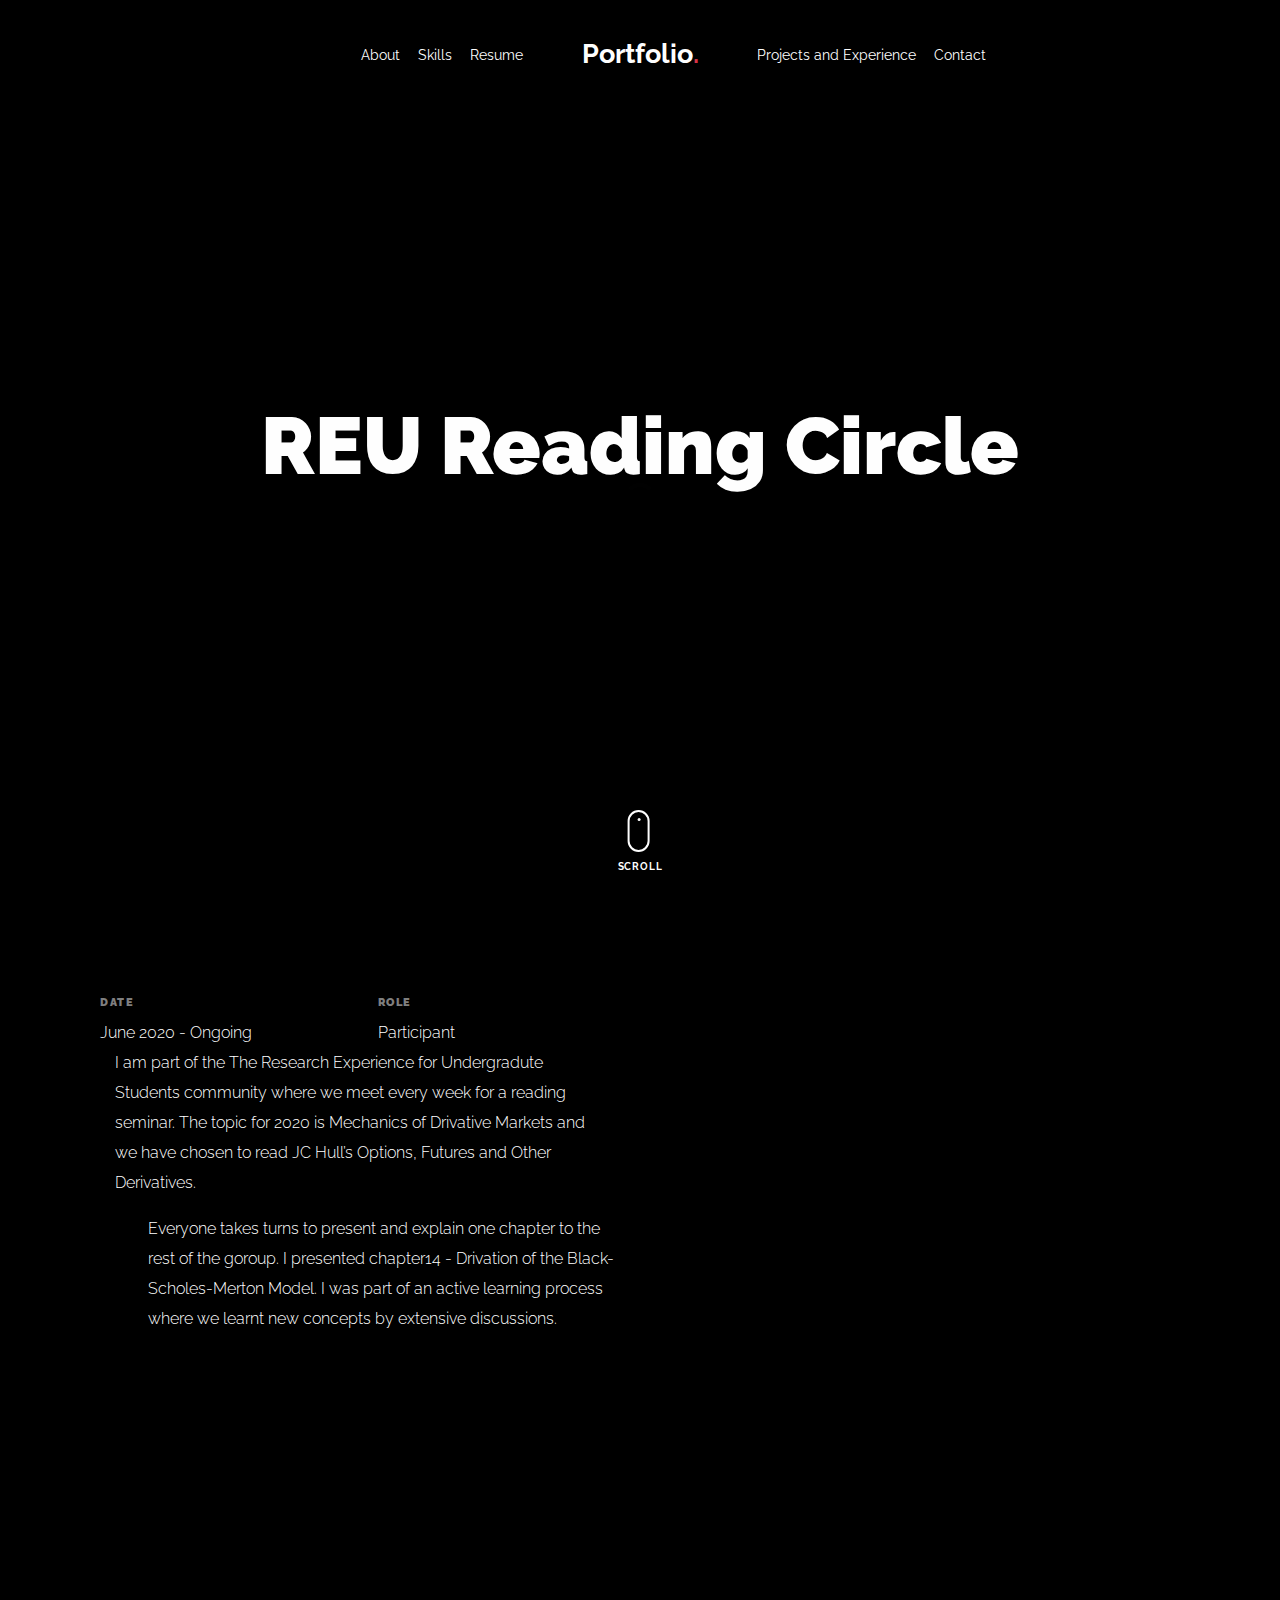
<file: REU.html>
<!doctype html>
<html lang="en">

<head>
  <title>UCA</title>
  <meta charset="utf-8">
  <meta name="viewport" content="width=device-width, initial-scale=1, shrink-to-fit=no">
  
  <meta name="description" content=" ">
  <meta name="keywords" content="html, css, javascript, jquery">
  <meta name="author" content="">

  <link rel="stylesheet" href="css/vendor/icomoon/style.css">
  <link rel="stylesheet" href="css/vendor/owl.carousel.min.css">
  <link rel="stylesheet" href="css/vendor/aos.css">
  <link rel="stylesheet" href="css/vendor/animate.min.css">
  <link rel="stylesheet" href="css/vendor/bootstrap.min.css">
  <link rel="stylesheet" href="css/vendor/jquery.fancybox.min.css">

  <!-- Theme Style -->
  <link rel="stylesheet" href="css/style.css">

</head>

<body data-spy="scroll" data-target=".site-nav-target" data-offset="200">

  <nav class="unslate_co--site-mobile-menu">
    <div class="close-wrap d-flex">
      <a href="#" class="d-flex ml-auto js-menu-toggle">
        <span class="close-label">Close</span>
        <div class="close-times">
          <span class="bar1"></span>
          <span class="bar2"></span>
        </div>
      </a>
    </div>
    <div class="site-mobile-inner"></div>
  </nav>

  <div class="unslate_co--site-wrap">

    <div class="unslate_co--site-inner">

      <nav class="unslate_co--site-nav site-nav-target">

        <div class="container">
        
          <div class="row align-items-center justify-content-between text-left">
            <div class="col-md-5 text-right">
              <ul class="site-nav-ul js-clone-nav text-left d-none d-lg-inline-block">
                <li><a href="index.html#about-section" class="nav-link">About</a></li>
                <li><a href="index.html#skills-section" class="nav-link">Skills</a></li>
                <li><a href="https://drive.google.com/file/d/1ggvgt7xa9337JdpXmWgpMMO_KJR5kJV9/view?usp=sharing" class="nav-link">Resume</a></li>
              </ul>
            </div>
            <div class="site-logo pos-absolute">
              <a href="index.html" class="unslate_co--site-logo">Portfolio<span>.</span></a>
            </div>
            <div class="col-md-5 text-right text-lg-left">
              <ul class="site-nav-ul js-clone-nav text-left d-none d-lg-inline-block">
                <li><a href="index.html#portfolio-section" class="nav-link">Projects and Experience</a></li>
                <li><a href="index.html#contact-section" class="nav-link">Contact</a></li>
              </ul>
            </div>
          </div>
        </div>

      </nav>
      <!-- END nav -->

      <div class="cover-v1 gradient-bottom-black jarallax">
        <div class="container">
          <div class="row align-items-center">
            <div class="col-md-10 mx-auto text-center">
              <h1 class="heading" data-aos="fade-up">REU Reading Circle</h1>
              <h2 class="subheading" data-aos="fade-up" data-aos-delay="100"></h2>
            </div>

          </div>
        </div>

        <!-- dov -->
        <a href="#portfolio-single-section" class="mouse-wrap smoothscroll">
          <span class="mouse">
            <span class="scroll"></span>
          </span>
          <span class="mouse-label">Scroll</span>
        </a>

      </div>
      <!-- END .cover-v1 -->

      <div class="container">
        <div class="portfolio-single-wrap unslate_co--section" id="portfolio-single-section">

          <div class="portfolio-single-inner">
              <div class="col-12 mb-5">
                <div class="row">
                  <div class="col-sm-6 col-md-6 col-lg-3">
                    <div class="detail-v1">
                      <span class="detail-label">Date</span>
                      <span class="detail-val">June 2020 - Ongoing</span>
                    </div>
                  </div>
                  <div class="col-sm-6 col-md-6 col-lg-3">
                    <div class="detail-v1">
                      <span class="detail-label">Role</span>
                      <span class="detail-val">Participant</span>
                    </div>
                  </div>
              </div>
              <div class="col-md-6 pr-md-5">
                <p>I am part of the The Research Experience for Undergradute Students community where we meet every week for a reading seminar. The topic for 2020 is Mechanics of Drivative Markets and we have chosen to read JC Hull’s
                Options, Futures and Other Derivatives.  </p>
              </div>
              <div class="col-md-6 pl-md-5">
                <p>Everyone takes turns to present and explain one chapter to the rest of the goroup. I presented chapter14 - Drivation of the Black-Scholes-Merton Model. I was part of an active learning process where we learnt new concepts by extensive discussions. </p>
              </div>
            </div>

          </div>
        </div>
      </div>
    </div>

    <footer class="unslate_co--footer unslate_co--section">
      <div class="container">
        <div class="row justify-content-center">
          <div class="col-md-7">

            <div class="footer-site-logo"><a href="#">Apurv Shah<span>.</span></a></div>

            <ul class="footer-site-social">
              <li><a href="#">Instagram</a></li>
              <li><a href="#">LinkedIn</a></li>
            </ul>

            <p class="site-copyright">
                
                <!-- Link back to Colorlib can't be removed. Template is licensed under CC BY 3.0. -->
                Copyright &copy;
                <script>
                  document.write(new Date().getFullYear());
                </script> All rights reserved | This template is made with <i class="icon-heart"
                  aria-hidden="true"></i> by <a href="https://colorlib.com" target="_blank">Colorlib</a>
                <!-- Link back to Colorlib can't be removed. Template is licensed under CC BY 3.0. -->
              
              </p>

          </div>
        </div>
      </div>
    </footer>

  </div>

  <!-- Loader -->
  <div id="unslate_co--overlayer"></div>
  <div class="site-loader-wrap">
    <div class="site-loader"></div>
  </div>

  <script src="js/scripts-dist.js"></script>
  <script src="js/main.js"></script>


</body>

</html>
</file>
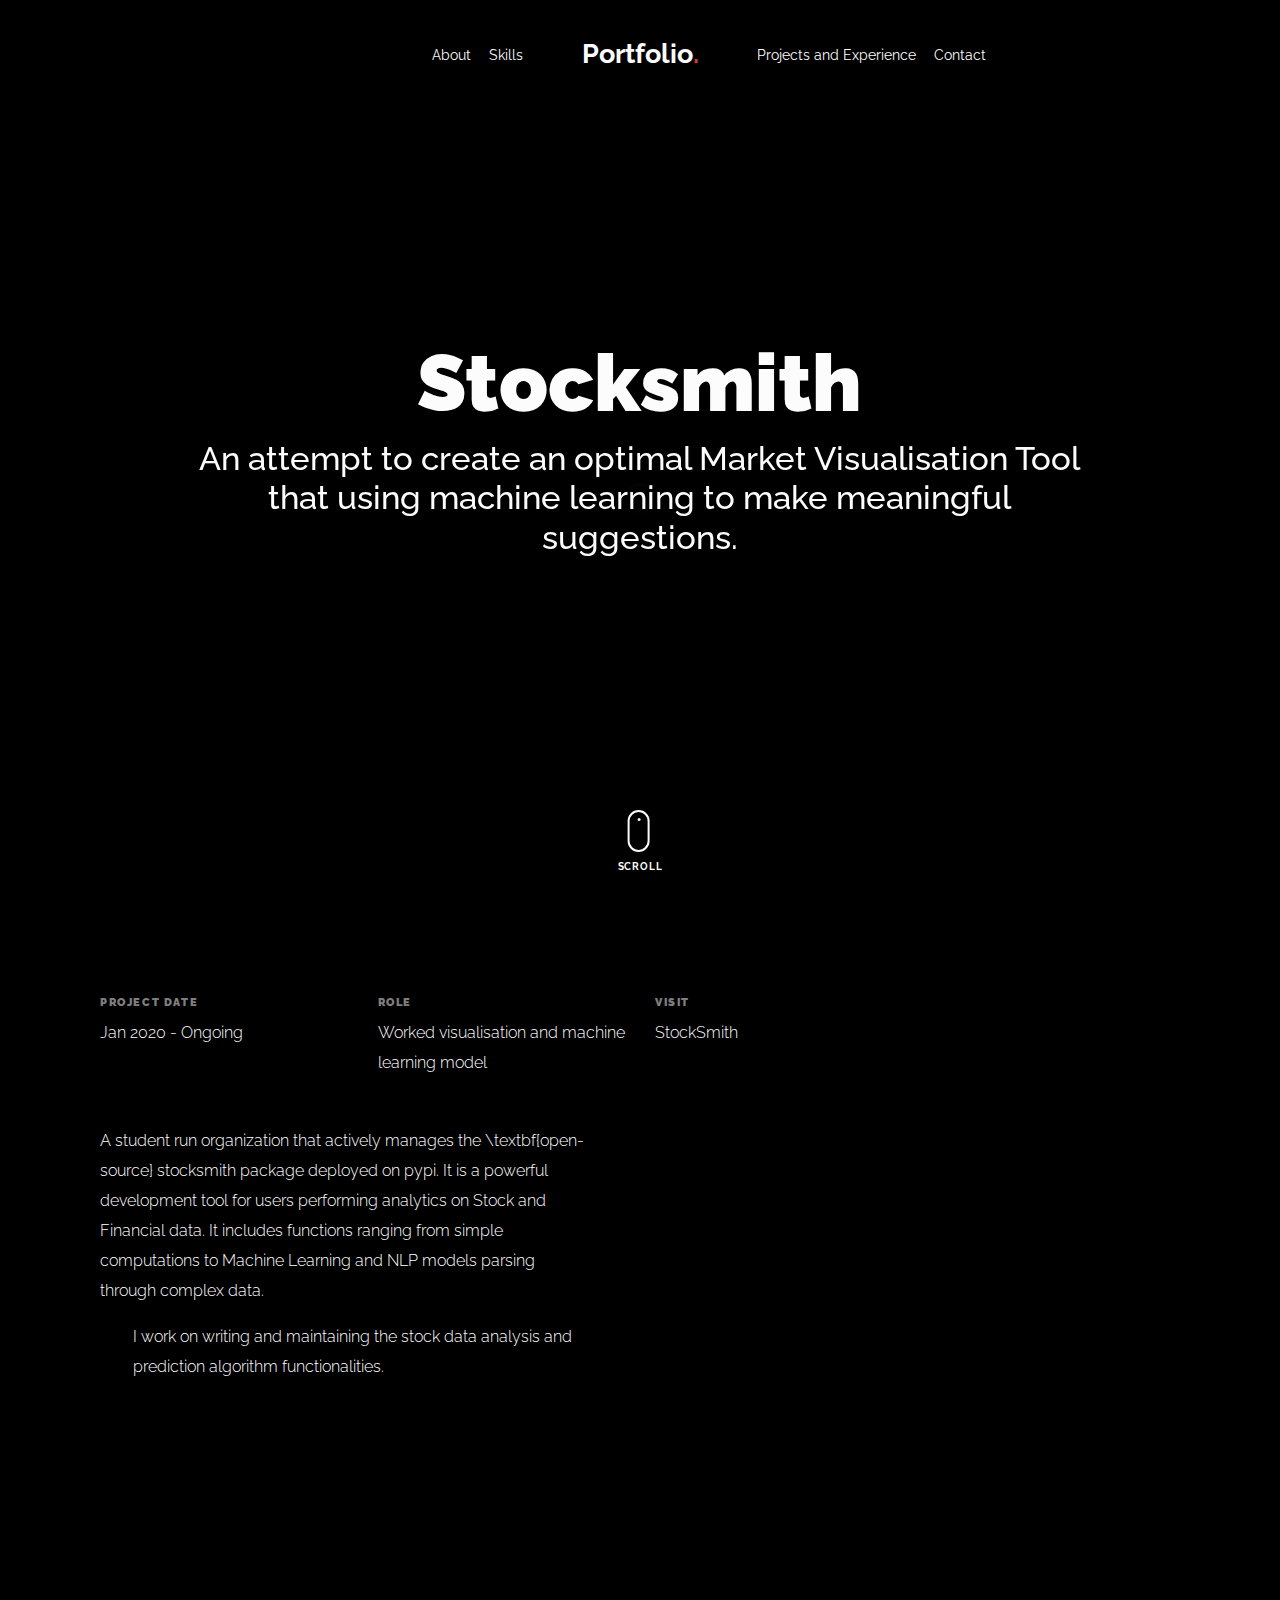
<file: Stocksmith.html>
<!doctype html>
<html lang="en">

<head>
  <title>Stocksmith</title>
  <meta charset="utf-8">
  <meta name="viewport" content="width=device-width, initial-scale=1, shrink-to-fit=no">
  
  <meta name="description" content=" ">
  <meta name="keywords" content="html, css, javascript, jquery">
  <meta name="author" content="">

  <link rel="stylesheet" href="css/vendor/icomoon/style.css">
  <link rel="stylesheet" href="css/vendor/owl.carousel.min.css">
  <link rel="stylesheet" href="css/vendor/aos.css">
  <link rel="stylesheet" href="css/vendor/animate.min.css">
  <link rel="stylesheet" href="css/vendor/bootstrap.min.css">
  <link rel="stylesheet" href="css/vendor/jquery.fancybox.min.css">

  <!-- Theme Style -->
  <link rel="stylesheet" href="css/style.css">

</head>

<body data-spy="scroll" data-target=".site-nav-target" data-offset="200">

  <nav class="unslate_co--site-mobile-menu">
    <div class="close-wrap d-flex">
      <a href="#" class="d-flex ml-auto js-menu-toggle">
        <span class="close-label">Close</span>
        <div class="close-times">
          <span class="bar1"></span>
          <span class="bar2"></span>
        </div>
      </a>
    </div>
    <div class="site-mobile-inner"></div>
  </nav>

  <div class="unslate_co--site-wrap">

    <div class="unslate_co--site-inner">

      <nav class="unslate_co--site-nav site-nav-target">

        <div class="container">
        
          <div class="row align-items-center justify-content-between text-left">
            <div class="col-md-5 text-right">
              <ul class="site-nav-ul js-clone-nav text-left d-none d-lg-inline-block">
                <li><a href="index.html#about-section" class="nav-link">About</a></li>
                <li><a href="index.html#skills-section" class="nav-link">Skills</a></li>
              </ul>
            </div>
            <div class="site-logo pos-absolute">
              <a href="index.html" class="unslate_co--site-logo">Portfolio<span>.</span></a>
            </div>
            <div class="col-md-5 text-right text-lg-left">
              <ul class="site-nav-ul js-clone-nav text-left d-none d-lg-inline-block">
                <li><a href="index.html#portfolio-section" class="nav-link">Projects and Experience</a></li>
                <li><a href="index.html#contact-section" class="nav-link">Contact</a></li>
              </ul>
            </div>
          </div>
        </div>

      </nav>
      <!-- END nav -->

      <div class="cover-v1 gradient-bottom-black jarallax">
        <div class="container">
          <div class="row align-items-center">
            <div class="col-md-10 mx-auto text-center">
              <h1 class="heading" data-aos="fade-up">Stocksmith</h1>
              <h2 class="subheading" data-aos="fade-up" data-aos-delay="100">An attempt to create an optimal Market Visualisation Tool that using machine learning to make meaningful suggestions. </h2>
            </div>

          </div>
        </div>

        <!-- dov -->
        <a href="#portfolio-single-section" class="mouse-wrap smoothscroll">
          <span class="mouse">
            <span class="scroll"></span>
          </span>
          <span class="mouse-label">Scroll</span>
        </a>

      </div>
      <!-- END .cover-v1 -->

      <div class="container">
        <div class="portfolio-single-wrap unslate_co--section" id="portfolio-single-section">

          <div class="portfolio-single-inner">
              <div class="col-12 mb-5">
                <div class="row">
                  <div class="col-sm-6 col-md-6 col-lg-3">
                    <div class="detail-v1">
                      <span class="detail-label">Project Date</span>
                      <span class="detail-val">Jan 2020 - Ongoing </span>
                    </div>
                  </div>
                  <div class="col-sm-6 col-md-6 col-lg-3">
                    <div class="detail-v1">
                      <span class="detail-label">Role</span>
                      <span class="detail-val">Worked visualisation and machine learning model</span>
                    </div>
                  </div>
                  <div class="col-sm-6 col-md-6 col-lg-3">
                    <div class="detail-v1">
                      <span class="detail-label">Visit</span>
                      <span class="detail-val"><a href="https://github.com/stocksmith">StockSmith</a></span>
                    </div>
                  </div>
                </div>
              </div>
              <div class="col-md-6 pr-md-5">
                <p>A student run organization that actively manages the \textbf{open-source} stocksmith package deployed on pypi. It is a powerful development tool for users performing analytics on Stock and Financial data. It includes functions ranging from simple computations to Machine Learning and NLP models parsing through complex data.</p>
              </div>
              <div class="col-md-6 pl-md-5">
                <p> I work on writing and maintaining the stock data analysis and prediction algorithm functionalities. </p>
              </div>
            </div>

          </div>
        </div>
      </div>
    </div>

    <footer class="unslate_co--footer unslate_co--section">
      <div class="container">
        <div class="row justify-content-center">
          <div class="col-md-7">

            <div class="footer-site-logo"><a href="#">Unfold<span>.</span></a></div>

            <ul class="footer-site-social">
              <li><a href="#">Facebook</a></li>
              <li><a href="#">Twitter</a></li>
              <li><a href="#">Instagram</a></li>
              <li><a href="#">Dribbble</a></li>
              <li><a href="#">Behance</a></li>
            </ul>

            <p class="site-copyright">
                
                <!-- Link back to Colorlib can't be removed. Template is licensed under CC BY 3.0. -->
                Copyright &copy;
                <script>
                  document.write(new Date().getFullYear());
                </script> All rights reserved | This template is made with <i class="icon-heart"
                  aria-hidden="true"></i> by <a href="https://colorlib.com" target="_blank">Colorlib</a>
                <!-- Link back to Colorlib can't be removed. Template is licensed under CC BY 3.0. -->
              
              </p>

          </div>
        </div>
      </div>
    </footer>

  </div>

  <!-- Loader -->
  <div id="unslate_co--overlayer"></div>
  <div class="site-loader-wrap">
    <div class="site-loader"></div>
  </div>

  <script src="js/scripts-dist.js"></script>
  <script src="js/main.js"></script>


</body>

</html>
</file>
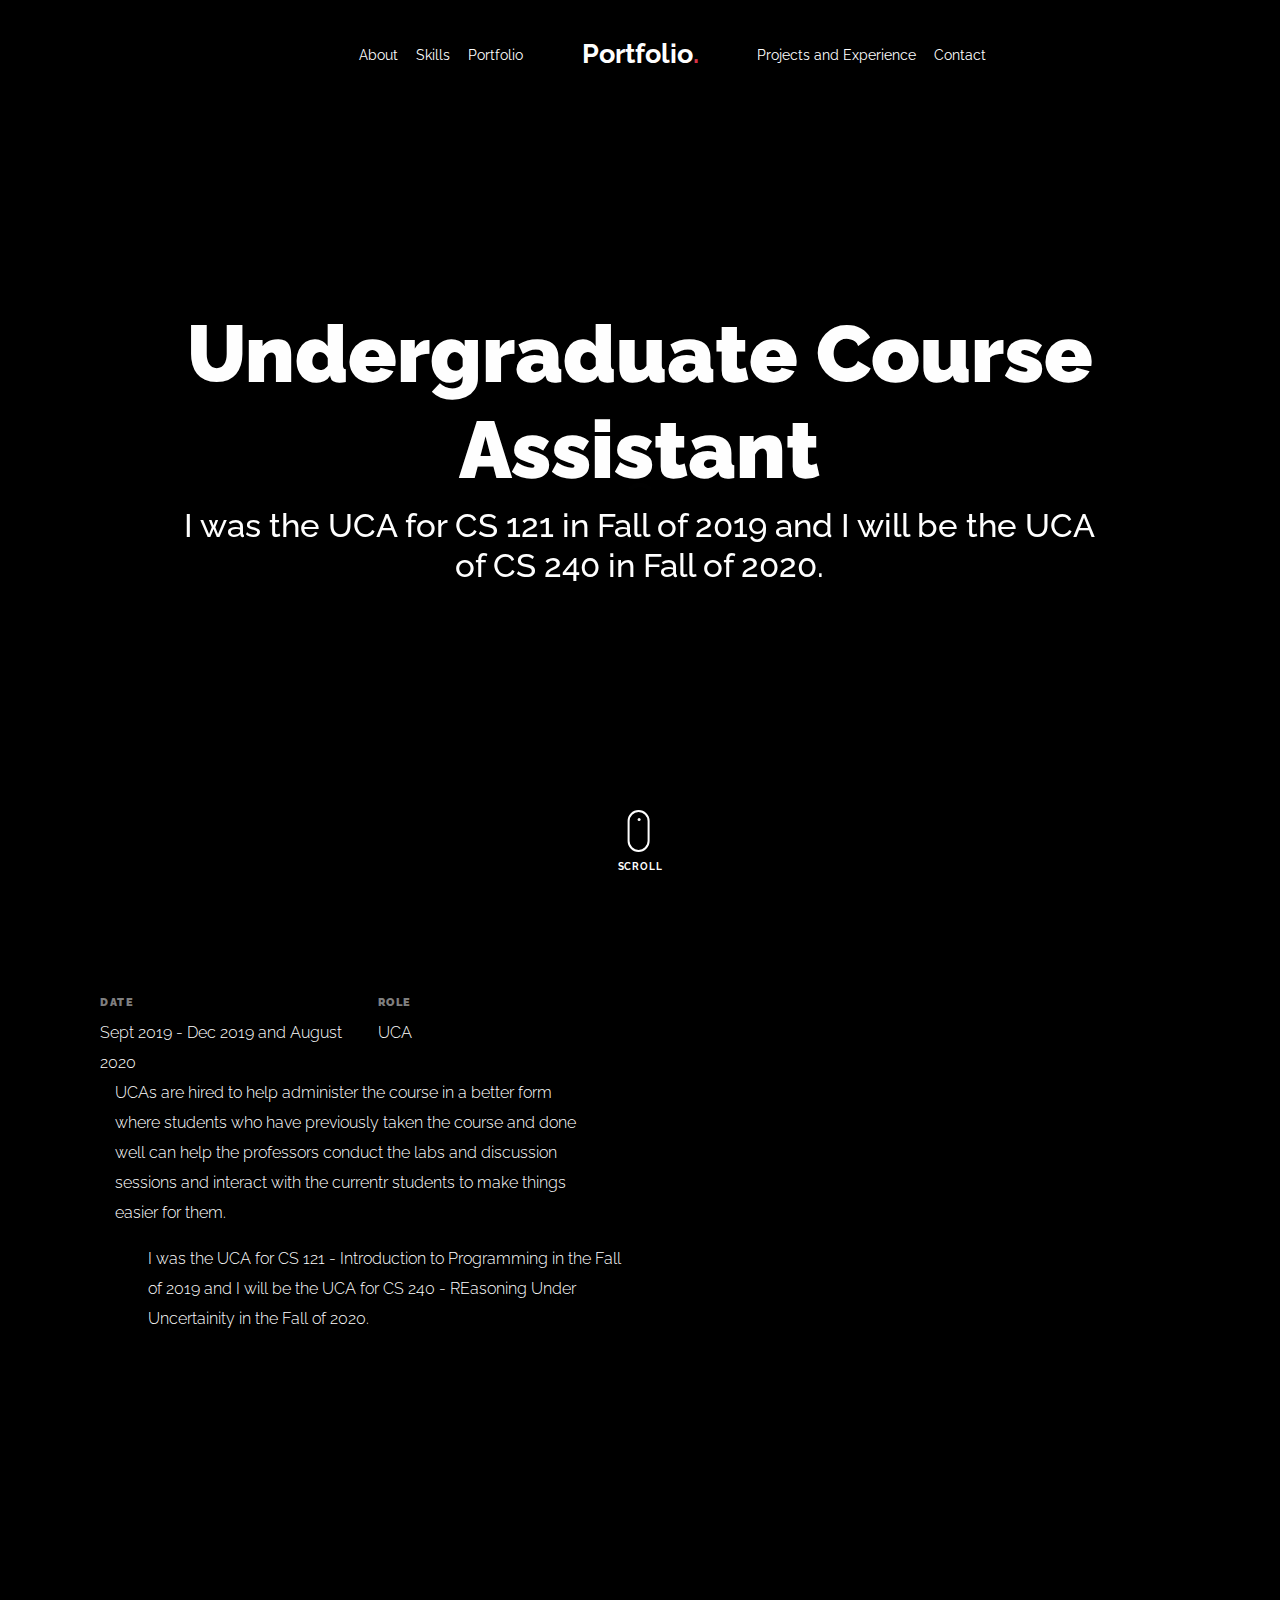
<file: UCA.html>
<!doctype html>
<html lang="en">

<head>
  <title>UCA</title>
  <meta charset="utf-8">
  <meta name="viewport" content="width=device-width, initial-scale=1, shrink-to-fit=no">
  
  <meta name="description" content=" ">
  <meta name="keywords" content="html, css, javascript, jquery">
  <meta name="author" content="">

  <link rel="stylesheet" href="css/vendor/icomoon/style.css">
  <link rel="stylesheet" href="css/vendor/owl.carousel.min.css">
  <link rel="stylesheet" href="css/vendor/aos.css">
  <link rel="stylesheet" href="css/vendor/animate.min.css">
  <link rel="stylesheet" href="css/vendor/bootstrap.min.css">
  <link rel="stylesheet" href="css/vendor/jquery.fancybox.min.css">

  <!-- Theme Style -->
  <link rel="stylesheet" href="css/style.css">

</head>

<body data-spy="scroll" data-target=".site-nav-target" data-offset="200">

  <nav class="unslate_co--site-mobile-menu">
    <div class="close-wrap d-flex">
      <a href="#" class="d-flex ml-auto js-menu-toggle">
        <span class="close-label">Close</span>
        <div class="close-times">
          <span class="bar1"></span>
          <span class="bar2"></span>
        </div>
      </a>
    </div>
    <div class="site-mobile-inner"></div>
  </nav>

  <div class="unslate_co--site-wrap">

    <div class="unslate_co--site-inner">

      <nav class="unslate_co--site-nav site-nav-target">

        <div class="container">
        
          <div class="row align-items-center justify-content-between text-left">
            <div class="col-md-5 text-right">
              <ul class="site-nav-ul js-clone-nav text-left d-none d-lg-inline-block">
                <li><a href="index.html#about-section" class="nav-link">About</a></li>
                <li><a href="index.html#skills-section" class="nav-link">Skills</a></li>
                <li><a href="https://drive.google.com/file/d/1ggvgt7xa9337JdpXmWgpMMO_KJR5kJV9/view?usp=sharing" class="nav-link">Portfolio</a></li>
              </ul>
            </div>
            <div class="site-logo pos-absolute">
              <a href="index.html" class="unslate_co--site-logo">Portfolio<span>.</span></a>
            </div>
            <div class="col-md-5 text-right text-lg-left">
              <ul class="site-nav-ul js-clone-nav text-left d-none d-lg-inline-block">
                <li><a href="index.html#portfolio-section" class="nav-link">Projects and Experience</a></li>
                <li><a href="index.html#contact-section" class="nav-link">Contact</a></li>
              </ul>
            </div>
          </div>
        </div>

      </nav>
      <!-- END nav -->

      <div class="cover-v1 gradient-bottom-black jarallax">
        <div class="container">
          <div class="row align-items-center">
            <div class="col-md-10 mx-auto text-center">
              <h1 class="heading" data-aos="fade-up">Undergraduate Course Assistant</h1>
              <h2 class="subheading" data-aos="fade-up" data-aos-delay="100">I was the UCA for CS 121 in Fall of 2019 and I will be the UCA of CS 240 in Fall of 2020. </h2>
            </div>

          </div>
        </div>

        <!-- dov -->
        <a href="#portfolio-single-section" class="mouse-wrap smoothscroll">
          <span class="mouse">
            <span class="scroll"></span>
          </span>
          <span class="mouse-label">Scroll</span>
        </a>

      </div>
      <!-- END .cover-v1 -->

      <div class="container">
        <div class="portfolio-single-wrap unslate_co--section" id="portfolio-single-section">

          <div class="portfolio-single-inner">
              <div class="col-12 mb-5">
                <div class="row">
                  <div class="col-sm-6 col-md-6 col-lg-3">
                    <div class="detail-v1">
                      <span class="detail-label">Date</span>
                      <span class="detail-val">Sept 2019 - Dec 2019 and August 2020</span>
                    </div>
                  </div>
                  <div class="col-sm-6 col-md-6 col-lg-3">
                    <div class="detail-v1">
                      <span class="detail-label">Role</span>
                      <span class="detail-val">UCA</span>
                    </div>
                  </div>
              </div>
              <div class="col-md-6 pr-md-5">
                <p>UCAs are hired to help administer the course in a better form where students who have previously taken the course and done well can help the professors conduct the labs and discussion sessions and interact with the currentr students to make things easier for them.  </p>
              </div>
              <div class="col-md-6 pl-md-5">
                <p>I was the UCA for CS 121 - Introduction to Programming in the Fall of 2019 and I will be the UCA for CS 240 - REasoning Under Uncertainity in the Fall of 2020.</p>
              </div>
            </div>

          </div>
        </div>
      </div>
    </div>

    <footer class="unslate_co--footer unslate_co--section">
      <div class="container">
        <div class="row justify-content-center">
          <div class="col-md-7">

            <div class="footer-site-logo"><a href="#">Apurv Shah<span>.</span></a></div>

            <ul class="footer-site-social">
              <li><a href="#">Instagram</a></li>
              <li><a href="#">LinkedIn</a></li>
            </ul>

            <p class="site-copyright">
                
                <!-- Link back to Colorlib can't be removed. Template is licensed under CC BY 3.0. -->
                Copyright &copy;
                <script>
                  document.write(new Date().getFullYear());
                </script> All rights reserved | This template is made with <i class="icon-heart"
                  aria-hidden="true"></i> by <a href="https://colorlib.com" target="_blank">Colorlib</a>
                <!-- Link back to Colorlib can't be removed. Template is licensed under CC BY 3.0. -->
              
              </p>

          </div>
        </div>
      </div>
    </footer>

  </div>

  <!-- Loader -->
  <div id="unslate_co--overlayer"></div>
  <div class="site-loader-wrap">
    <div class="site-loader"></div>
  </div>

  <script src="js/scripts-dist.js"></script>
  <script src="js/main.js"></script>


</body>

</html>
</file>
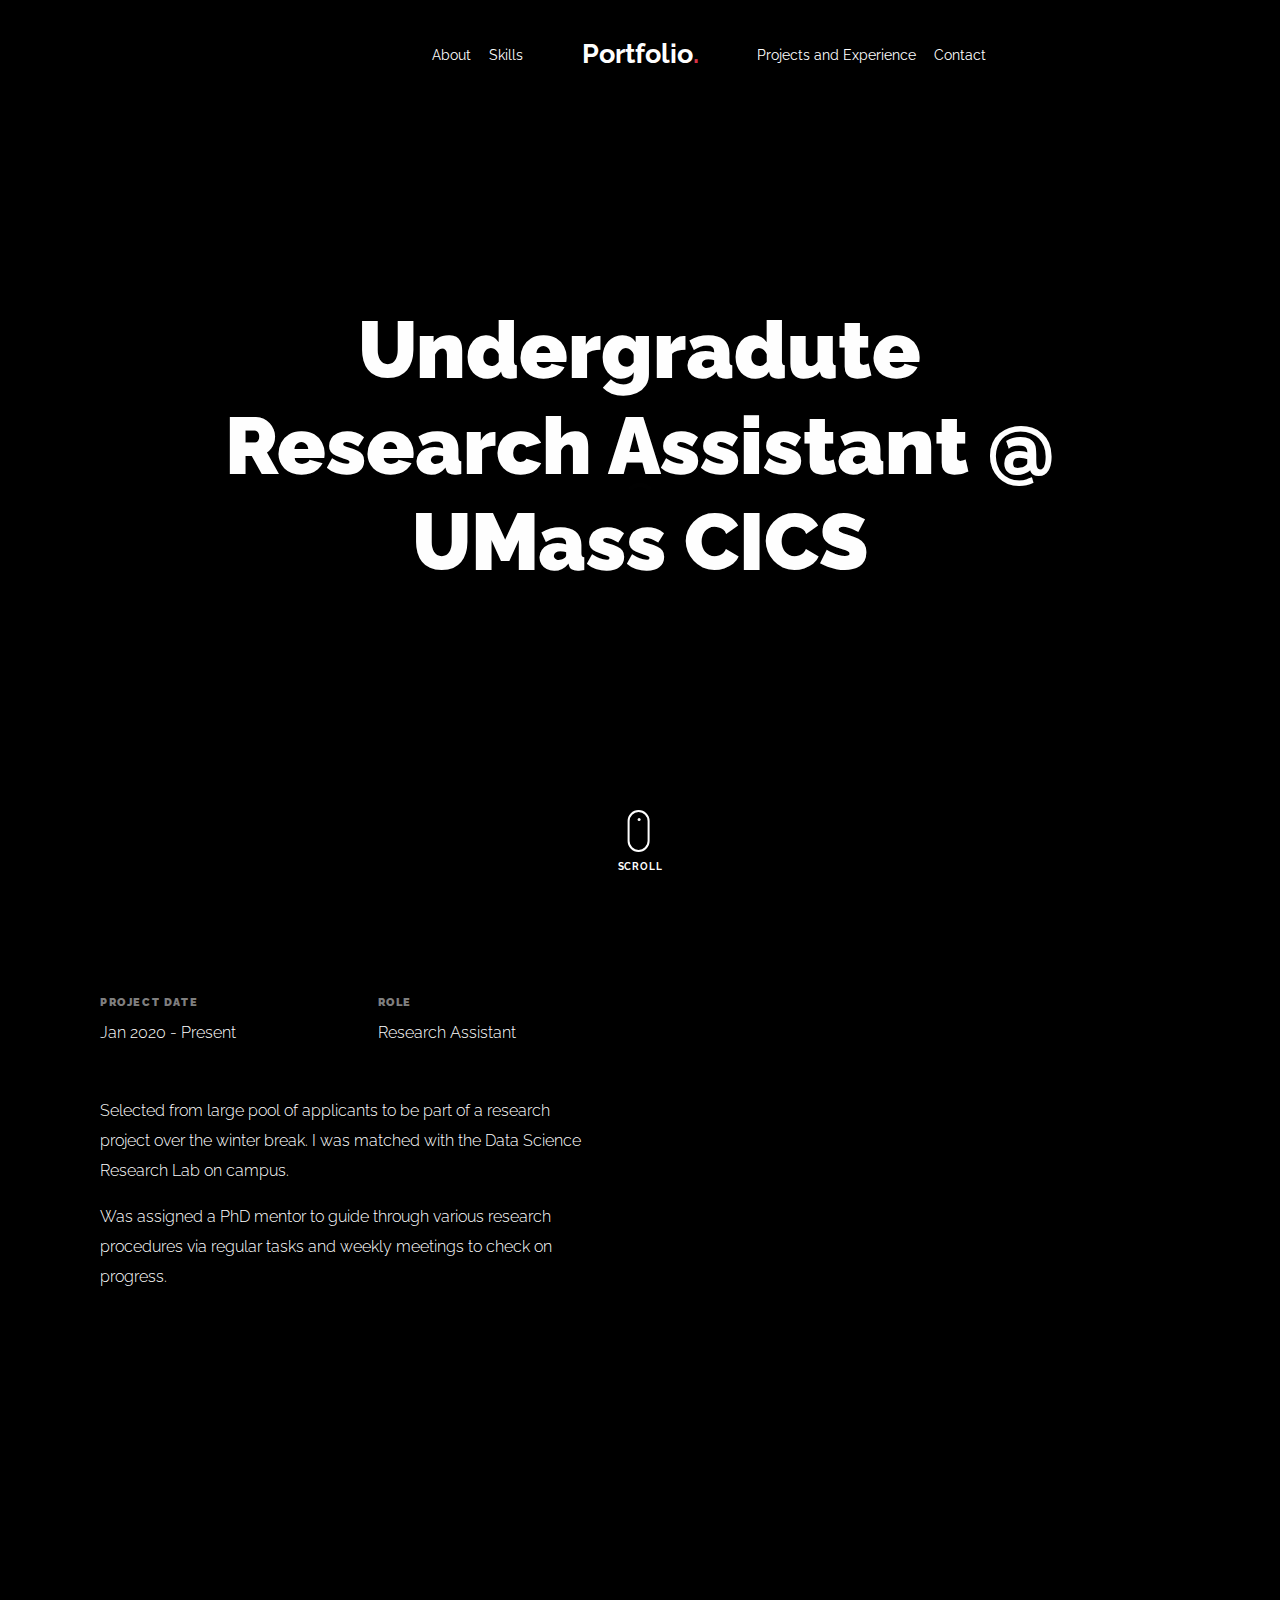
<file: URV.html>
<!doctype html>
<html lang="en">

<head>
  <title>Beat the Crowds</title>
  <meta charset="utf-8">
  <meta name="viewport" content="width=device-width, initial-scale=1, shrink-to-fit=no">
  
  <meta name="description" content=" ">
  <meta name="keywords" content="html, css, javascript, jquery">
  <meta name="author" content="">

  <link rel="stylesheet" href="css/vendor/icomoon/style.css">
  <link rel="stylesheet" href="css/vendor/owl.carousel.min.css">
  <link rel="stylesheet" href="css/vendor/aos.css">
  <link rel="stylesheet" href="css/vendor/animate.min.css">
  <link rel="stylesheet" href="css/vendor/bootstrap.min.css">
  <link rel="stylesheet" href="css/vendor/jquery.fancybox.min.css">

  <!-- Theme Style -->
  <link rel="stylesheet" href="css/style.css">

</head>

<body data-spy="scroll" data-target=".site-nav-target" data-offset="200">

  <nav class="unslate_co--site-mobile-menu">
    <div class="close-wrap d-flex">
      <a href="#" class="d-flex ml-auto js-menu-toggle">
        <span class="close-label">Close</span>
        <div class="close-times">
          <span class="bar1"></span>
          <span class="bar2"></span>
        </div>
      </a>
    </div>
    <div class="site-mobile-inner"></div>
  </nav>

  <div class="unslate_co--site-wrap">

    <div class="unslate_co--site-inner">

      <nav class="unslate_co--site-nav site-nav-target">

        <div class="container">
        
          <div class="row align-items-center justify-content-between text-left">
            <div class="col-md-5 text-right">
              <ul class="site-nav-ul js-clone-nav text-left d-none d-lg-inline-block">
                <li><a href="index.html#about-section" class="nav-link">About</a></li>
                <li><a href="index.html#skills-section" class="nav-link">Skills</a></li>
              </ul>
            </div>
            <div class="site-logo pos-absolute">
              <a href="index.html" class="unslate_co--site-logo">Portfolio<span>.</span></a>
            </div>
            <div class="col-md-5 text-right text-lg-left">
              <ul class="site-nav-ul js-clone-nav text-left d-none d-lg-inline-block">
                <li><a href="index.html#portfolio-section" class="nav-link">Projects and Experience</a></li>
                <li><a href="index.html#contact-section" class="nav-link">Contact</a></li>
              </ul>
            </div>
          </div>
        </div>

      </nav>
      <!-- END nav -->

      <div class="cover-v1 gradient-bottom-black jarallax">
        <div class="container">
          <div class="row align-items-center">
            <div class="col-md-10 mx-auto text-center">
              <h1 class="heading" data-aos="fade-up">Undergradute Research Assistant @ UMass CICS</h1>
              <h2 class="subheading" data-aos="fade-up" data-aos-delay="100"></h2>
            </div>

          </div>
        </div>

        <!-- dov -->
        <a href="#portfolio-single-section" class="mouse-wrap smoothscroll">
          <span class="mouse">
            <span class="scroll"></span>
          </span>
          <span class="mouse-label">Scroll</span>
        </a>

      </div>
      <!-- END .cover-v1 -->

      <div class="container">
        <div class="portfolio-single-wrap unslate_co--section" id="portfolio-single-section">

          <div class="portfolio-single-inner">
              <div class="col-12 mb-5">
                <div class="row">
                  <div class="col-sm-6 col-md-6 col-lg-3">
                    <div class="detail-v1">
                      <span class="detail-label">Project Date</span>
                      <span class="detail-val">Jan 2020 - Present </span>
                    </div>
                  </div>
                  <div class="col-sm-6 col-md-6 col-lg-3">
                    <div class="detail-v1">
                      <span class="detail-label">Role</span>
                      <span class="detail-val">Research Assistant</span>
                    </div>
                  </div>
                </div>
              </div>
              <div class="col-md-6 pr-md-5">
                <p> Selected from large pool of applicants to be part of a research project over the winter break. I was matched with the Data Science Research Lab on campus.
                </p>
                <p>Was assigned a PhD mentor to guide through various research procedures via regular tasks and weekly meetings to check on progress. 
                </p>
              </div>

            </div>

          </div>
        </div>
      </div>
    </div>

    <footer class="unslate_co--footer unslate_co--section">
      <div class="container">
        <div class="row justify-content-center">
          <div class="col-md-7">

            <div class="footer-site-logo"><a href="#">Unfold<span>.</span></a></div>

            <ul class="footer-site-social">
              <li><a href="#">Facebook</a></li>
              <li><a href="#">Twitter</a></li>
              <li><a href="#">Instagram</a></li>
              <li><a href="#">Dribbble</a></li>
              <li><a href="#">Behance</a></li>
            </ul>

            <p class="site-copyright">
                
                <!-- Link back to Colorlib can't be removed. Template is licensed under CC BY 3.0. -->
                Copyright &copy;
                <script>
                  document.write(new Date().getFullYear());
                </script> All rights reserved | This template is made with <i class="icon-heart"
                  aria-hidden="true"></i> by <a href="https://colorlib.com" target="_blank">Colorlib</a>
                <!-- Link back to Colorlib can't be removed. Template is licensed under CC BY 3.0. -->
              
              </p>

          </div>
        </div>
      </div>
    </footer>

  </div>

  <!-- Loader -->
  <div id="unslate_co--overlayer"></div>
  <div class="site-loader-wrap">
    <div class="site-loader"></div>
  </div>

  <script src="js/scripts-dist.js"></script>
  <script src="js/main.js"></script>


</body>

</html>
</file>
<file: css/vendor/icomoon/style.css>
@font-face {
  font-family: 'icomoon';
  src:  url('fonts/icomoon.eot?10si43');
  src:  url('fonts/icomoon.eot?10si43#iefix') format('embedded-opentype'),
    url('fonts/icomoon.ttf?10si43') format('truetype'),
    url('fonts/icomoon.woff?10si43') format('woff'),
    url('fonts/icomoon.svg?10si43#icomoon') format('svg');
  font-weight: normal;
  font-style: normal;
}

[class^="icon-"], [class*=" icon-"] {
  /* use !important to prevent issues with browser extensions that change fonts */
  font-family: 'icomoon' !important;
  speak: none;
  font-style: normal;
  font-weight: normal;
  font-variant: normal;
  text-transform: none;
  line-height: 1;

  /* Better Font Rendering =========== */
  -webkit-font-smoothing: antialiased;
  -moz-osx-font-smoothing: grayscale;
}

.icon-asterisk:before {
  content: "\f069";
}
.icon-plus:before {
  content: "\f067";
}
.icon-question:before {
  content: "\f128";
}
.icon-minus:before {
  content: "\f068";
}
.icon-glass:before {
  content: "\f000";
}
.icon-music:before {
  content: "\f001";
}
.icon-search:before {
  content: "\f002";
}
.icon-envelope-o:before {
  content: "\f003";
}
.icon-heart:before {
  content: "\f004";
}
.icon-star:before {
  content: "\f005";
}
.icon-star-o:before {
  content: "\f006";
}
.icon-user:before {
  content: "\f007";
}
.icon-film:before {
  content: "\f008";
}
.icon-th-large:before {
  content: "\f009";
}
.icon-th:before {
  content: "\f00a";
}
.icon-th-list:before {
  content: "\f00b";
}
.icon-check:before {
  content: "\f00c";
}
.icon-close:before {
  content: "\f00d";
}
.icon-remove:before {
  content: "\f00d";
}
.icon-times:before {
  content: "\f00d";
}
.icon-search-plus:before {
  content: "\f00e";
}
.icon-search-minus:before {
  content: "\f010";
}
.icon-power-off:before {
  content: "\f011";
}
.icon-signal:before {
  content: "\f012";
}
.icon-cog:before {
  content: "\f013";
}
.icon-gear:before {
  content: "\f013";
}
.icon-trash-o:before {
  content: "\f014";
}
.icon-home:before {
  content: "\f015";
}
.icon-file-o:before {
  content: "\f016";
}
.icon-clock-o:before {
  content: "\f017";
}
.icon-road:before {
  content: "\f018";
}
.icon-download:before {
  content: "\f019";
}
.icon-arrow-circle-o-down:before {
  content: "\f01a";
}
.icon-arrow-circle-o-up:before {
  content: "\f01b";
}
.icon-inbox:before {
  content: "\f01c";
}
.icon-play-circle-o:before {
  content: "\f01d";
}
.icon-repeat:before {
  content: "\f01e";
}
.icon-rotate-right:before {
  content: "\f01e";
}
.icon-refresh:before {
  content: "\f021";
}
.icon-list-alt:before {
  content: "\f022";
}
.icon-lock:before {
  content: "\f023";
}
.icon-flag:before {
  content: "\f024";
}
.icon-headphones:before {
  content: "\f025";
}
.icon-volume-off:before {
  content: "\f026";
}
.icon-volume-down:before {
  content: "\f027";
}
.icon-volume-up:before {
  content: "\f028";
}
.icon-qrcode:before {
  content: "\f029";
}
.icon-barcode:before {
  content: "\f02a";
}
.icon-tag:before {
  content: "\f02b";
}
.icon-tags:before {
  content: "\f02c";
}
.icon-book:before {
  content: "\f02d";
}
.icon-bookmark:before {
  content: "\f02e";
}
.icon-print:before {
  content: "\f02f";
}
.icon-camera:before {
  content: "\f030";
}
.icon-font:before {
  content: "\f031";
}
.icon-bold:before {
  content: "\f032";
}
.icon-italic:before {
  content: "\f033";
}
.icon-text-height:before {
  content: "\f034";
}
.icon-text-width:before {
  content: "\f035";
}
.icon-align-left:before {
  content: "\f036";
}
.icon-align-center:before {
  content: "\f037";
}
.icon-align-right:before {
  content: "\f038";
}
.icon-align-justify:before {
  content: "\f039";
}
.icon-list:before {
  content: "\f03a";
}
.icon-dedent:before {
  content: "\f03b";
}
.icon-outdent:before {
  content: "\f03b";
}
.icon-indent:before {
  content: "\f03c";
}
.icon-video-camera:before {
  content: "\f03d";
}
.icon-image:before {
  content: "\f03e";
}
.icon-photo:before {
  content: "\f03e";
}
.icon-picture-o:before {
  content: "\f03e";
}
.icon-pencil:before {
  content: "\f040";
}
.icon-map-marker:before {
  content: "\f041";
}
.icon-adjust:before {
  content: "\f042";
}
.icon-tint:before {
  content: "\f043";
}
.icon-edit:before {
  content: "\f044";
}
.icon-pencil-square-o:before {
  content: "\f044";
}
.icon-share-square-o:before {
  content: "\f045";
}
.icon-check-square-o:before {
  content: "\f046";
}
.icon-arrows:before {
  content: "\f047";
}
.icon-step-backward:before {
  content: "\f048";
}
.icon-fast-backward:before {
  content: "\f049";
}
.icon-backward:before {
  content: "\f04a";
}
.icon-play:before {
  content: "\f04b";
}
.icon-pause:before {
  content: "\f04c";
}
.icon-stop:before {
  content: "\f04d";
}
.icon-forward:before {
  content: "\f04e";
}
.icon-fast-forward:before {
  content: "\f050";
}
.icon-step-forward:before {
  content: "\f051";
}
.icon-eject:before {
  content: "\f052";
}
.icon-chevron-left:before {
  content: "\f053";
}
.icon-chevron-right:before {
  content: "\f054";
}
.icon-plus-circle:before {
  content: "\f055";
}
.icon-minus-circle:before {
  content: "\f056";
}
.icon-times-circle:before {
  content: "\f057";
}
.icon-check-circle:before {
  content: "\f058";
}
.icon-question-circle:before {
  content: "\f059";
}
.icon-info-circle:before {
  content: "\f05a";
}
.icon-crosshairs:before {
  content: "\f05b";
}
.icon-times-circle-o:before {
  content: "\f05c";
}
.icon-check-circle-o:before {
  content: "\f05d";
}
.icon-ban:before {
  content: "\f05e";
}
.icon-arrow-left:before {
  content: "\f060";
}
.icon-arrow-right:before {
  content: "\f061";
}
.icon-arrow-up:before {
  content: "\f062";
}
.icon-arrow-down:before {
  content: "\f063";
}
.icon-mail-forward:before {
  content: "\f064";
}
.icon-share:before {
  content: "\f064";
}
.icon-expand:before {
  content: "\f065";
}
.icon-compress:before {
  content: "\f066";
}
.icon-exclamation-circle:before {
  content: "\f06a";
}
.icon-gift:before {
  content: "\f06b";
}
.icon-leaf:before {
  content: "\f06c";
}
.icon-fire:before {
  content: "\f06d";
}
.icon-eye:before {
  content: "\f06e";
}
.icon-eye-slash:before {
  content: "\f070";
}
.icon-exclamation-triangle:before {
  content: "\f071";
}
.icon-warning:before {
  content: "\f071";
}
.icon-plane:before {
  content: "\f072";
}
.icon-calendar:before {
  content: "\f073";
}
.icon-random:before {
  content: "\f074";
}
.icon-comment:before {
  content: "\f075";
}
.icon-magnet:before {
  content: "\f076";
}
.icon-chevron-up:before {
  content: "\f077";
}
.icon-chevron-down:before {
  content: "\f078";
}
.icon-retweet:before {
  content: "\f079";
}
.icon-shopping-cart:before {
  content: "\f07a";
}
.icon-folder:before {
  content: "\f07b";
}
.icon-folder-open:before {
  content: "\f07c";
}
.icon-arrows-v:before {
  content: "\f07d";
}
.icon-arrows-h:before {
  content: "\f07e";
}
.icon-bar-chart:before {
  content: "\f080";
}
.icon-bar-chart-o:before {
  content: "\f080";
}
.icon-twitter-square:before {
  content: "\f081";
}
.icon-facebook-square:before {
  content: "\f082";
}
.icon-camera-retro:before {
  content: "\f083";
}
.icon-key:before {
  content: "\f084";
}
.icon-cogs:before {
  content: "\f085";
}
.icon-gears:before {
  content: "\f085";
}
.icon-comments:before {
  content: "\f086";
}
.icon-thumbs-o-up:before {
  content: "\f087";
}
.icon-thumbs-o-down:before {
  content: "\f088";
}
.icon-star-half:before {
  content: "\f089";
}
.icon-heart-o:before {
  content: "\f08a";
}
.icon-sign-out:before {
  content: "\f08b";
}
.icon-linkedin-square:before {
  content: "\f08c";
}
.icon-thumb-tack:before {
  content: "\f08d";
}
.icon-external-link:before {
  content: "\f08e";
}
.icon-sign-in:before {
  content: "\f090";
}
.icon-trophy:before {
  content: "\f091";
}
.icon-github-square:before {
  content: "\f092";
}
.icon-upload:before {
  content: "\f093";
}
.icon-lemon-o:before {
  content: "\f094";
}
.icon-phone:before {
  content: "\f095";
}
.icon-square-o:before {
  content: "\f096";
}
.icon-bookmark-o:before {
  content: "\f097";
}
.icon-phone-square:before {
  content: "\f098";
}
.icon-twitter:before {
  content: "\f099";
}
.icon-facebook:before {
  content: "\f09a";
}
.icon-facebook-f:before {
  content: "\f09a";
}
.icon-github:before {
  content: "\f09b";
}
.icon-unlock:before {
  content: "\f09c";
}
.icon-credit-card:before {
  content: "\f09d";
}
.icon-feed:before {
  content: "\f09e";
}
.icon-rss:before {
  content: "\f09e";
}
.icon-hdd-o:before {
  content: "\f0a0";
}
.icon-bullhorn:before {
  content: "\f0a1";
}
.icon-bell-o:before {
  content: "\f0a2";
}
.icon-certificate:before {
  content: "\f0a3";
}
.icon-hand-o-right:before {
  content: "\f0a4";
}
.icon-hand-o-left:before {
  content: "\f0a5";
}
.icon-hand-o-up:before {
  content: "\f0a6";
}
.icon-hand-o-down:before {
  content: "\f0a7";
}
.icon-arrow-circle-left:before {
  content: "\f0a8";
}
.icon-arrow-circle-right:before {
  content: "\f0a9";
}
.icon-arrow-circle-up:before {
  content: "\f0aa";
}
.icon-arrow-circle-down:before {
  content: "\f0ab";
}
.icon-globe:before {
  content: "\f0ac";
}
.icon-wrench:before {
  content: "\f0ad";
}
.icon-tasks:before {
  content: "\f0ae";
}
.icon-filter:before {
  content: "\f0b0";
}
.icon-briefcase:before {
  content: "\f0b1";
}
.icon-arrows-alt:before {
  content: "\f0b2";
}
.icon-group:before {
  content: "\f0c0";
}
.icon-users:before {
  content: "\f0c0";
}
.icon-chain:before {
  content: "\f0c1";
}
.icon-link:before {
  content: "\f0c1";
}
.icon-cloud:before {
  content: "\f0c2";
}
.icon-flask:before {
  content: "\f0c3";
}
.icon-cut:before {
  content: "\f0c4";
}
.icon-scissors:before {
  content: "\f0c4";
}
.icon-copy:before {
  content: "\f0c5";
}
.icon-files-o:before {
  content: "\f0c5";
}
.icon-paperclip:before {
  content: "\f0c6";
}
.icon-floppy-o:before {
  content: "\f0c7";
}
.icon-save:before {
  content: "\f0c7";
}
.icon-square:before {
  content: "\f0c8";
}
.icon-bars:before {
  content: "\f0c9";
}
.icon-navicon:before {
  content: "\f0c9";
}
.icon-reorder:before {
  content: "\f0c9";
}
.icon-list-ul:before {
  content: "\f0ca";
}
.icon-list-ol:before {
  content: "\f0cb";
}
.icon-strikethrough:before {
  content: "\f0cc";
}
.icon-underline:before {
  content: "\f0cd";
}
.icon-table:before {
  content: "\f0ce";
}
.icon-magic:before {
  content: "\f0d0";
}
.icon-truck:before {
  content: "\f0d1";
}
.icon-pinterest:before {
  content: "\f0d2";
}
.icon-pinterest-square:before {
  content: "\f0d3";
}
.icon-google-plus-square:before {
  content: "\f0d4";
}
.icon-google-plus:before {
  content: "\f0d5";
}
.icon-money:before {
  content: "\f0d6";
}
.icon-caret-down:before {
  content: "\f0d7";
}
.icon-caret-up:before {
  content: "\f0d8";
}
.icon-caret-left:before {
  content: "\f0d9";
}
.icon-caret-right:before {
  content: "\f0da";
}
.icon-columns:before {
  content: "\f0db";
}
.icon-sort:before {
  content: "\f0dc";
}
.icon-unsorted:before {
  content: "\f0dc";
}
.icon-sort-desc:before {
  content: "\f0dd";
}
.icon-sort-down:before {
  content: "\f0dd";
}
.icon-sort-asc:before {
  content: "\f0de";
}
.icon-sort-up:before {
  content: "\f0de";
}
.icon-envelope:before {
  content: "\f0e0";
}
.icon-linkedin:before {
  content: "\f0e1";
}
.icon-rotate-left:before {
  content: "\f0e2";
}
.icon-undo:before {
  content: "\f0e2";
}
.icon-gavel:before {
  content: "\f0e3";
}
.icon-legal:before {
  content: "\f0e3";
}
.icon-dashboard:before {
  content: "\f0e4";
}
.icon-tachometer:before {
  content: "\f0e4";
}
.icon-comment-o:before {
  content: "\f0e5";
}
.icon-comments-o:before {
  content: "\f0e6";
}
.icon-bolt:before {
  content: "\f0e7";
}
.icon-flash:before {
  content: "\f0e7";
}
.icon-sitemap:before {
  content: "\f0e8";
}
.icon-umbrella:before {
  content: "\f0e9";
}
.icon-clipboard:before {
  content: "\f0ea";
}
.icon-paste:before {
  content: "\f0ea";
}
.icon-lightbulb-o:before {
  content: "\f0eb";
}
.icon-exchange:before {
  content: "\f0ec";
}
.icon-cloud-download:before {
  content: "\f0ed";
}
.icon-cloud-upload:before {
  content: "\f0ee";
}
.icon-user-md:before {
  content: "\f0f0";
}
.icon-stethoscope:before {
  content: "\f0f1";
}
.icon-suitcase:before {
  content: "\f0f2";
}
.icon-bell:before {
  content: "\f0f3";
}
.icon-coffee:before {
  content: "\f0f4";
}
.icon-cutlery:before {
  content: "\f0f5";
}
.icon-file-text-o:before {
  content: "\f0f6";
}
.icon-building-o:before {
  content: "\f0f7";
}
.icon-hospital-o:before {
  content: "\f0f8";
}
.icon-ambulance:before {
  content: "\f0f9";
}
.icon-medkit:before {
  content: "\f0fa";
}
.icon-fighter-jet:before {
  content: "\f0fb";
}
.icon-beer:before {
  content: "\f0fc";
}
.icon-h-square:before {
  content: "\f0fd";
}
.icon-plus-square:before {
  content: "\f0fe";
}
.icon-angle-double-left:before {
  content: "\f100";
}
.icon-angle-double-right:before {
  content: "\f101";
}
.icon-angle-double-up:before {
  content: "\f102";
}
.icon-angle-double-down:before {
  content: "\f103";
}
.icon-angle-left:before {
  content: "\f104";
}
.icon-angle-right:before {
  content: "\f105";
}
.icon-angle-up:before {
  content: "\f106";
}
.icon-angle-down:before {
  content: "\f107";
}
.icon-desktop:before {
  content: "\f108";
}
.icon-laptop:before {
  content: "\f109";
}
.icon-tablet:before {
  content: "\f10a";
}
.icon-mobile:before {
  content: "\f10b";
}
.icon-mobile-phone:before {
  content: "\f10b";
}
.icon-circle-o:before {
  content: "\f10c";
}
.icon-quote-left:before {
  content: "\f10d";
}
.icon-quote-right:before {
  content: "\f10e";
}
.icon-spinner:before {
  content: "\f110";
}
.icon-circle:before {
  content: "\f111";
}
.icon-mail-reply:before {
  content: "\f112";
}
.icon-reply:before {
  content: "\f112";
}
.icon-github-alt:before {
  content: "\f113";
}
.icon-folder-o:before {
  content: "\f114";
}
.icon-folder-open-o:before {
  content: "\f115";
}
.icon-smile-o:before {
  content: "\f118";
}
.icon-frown-o:before {
  content: "\f119";
}
.icon-meh-o:before {
  content: "\f11a";
}
.icon-gamepad:before {
  content: "\f11b";
}
.icon-keyboard-o:before {
  content: "\f11c";
}
.icon-flag-o:before {
  content: "\f11d";
}
.icon-flag-checkered:before {
  content: "\f11e";
}
.icon-terminal:before {
  content: "\f120";
}
.icon-code:before {
  content: "\f121";
}
.icon-mail-reply-all:before {
  content: "\f122";
}
.icon-reply-all:before {
  content: "\f122";
}
.icon-star-half-empty:before {
  content: "\f123";
}
.icon-star-half-full:before {
  content: "\f123";
}
.icon-star-half-o:before {
  content: "\f123";
}
.icon-location-arrow:before {
  content: "\f124";
}
.icon-crop:before {
  content: "\f125";
}
.icon-code-fork:before {
  content: "\f126";
}
.icon-chain-broken:before {
  content: "\f127";
}
.icon-unlink:before {
  content: "\f127";
}
.icon-info:before {
  content: "\f129";
}
.icon-exclamation:before {
  content: "\f12a";
}
.icon-superscript:before {
  content: "\f12b";
}
.icon-subscript:before {
  content: "\f12c";
}
.icon-eraser:before {
  content: "\f12d";
}
.icon-puzzle-piece:before {
  content: "\f12e";
}
.icon-microphone:before {
  content: "\f130";
}
.icon-microphone-slash:before {
  content: "\f131";
}
.icon-shield:before {
  content: "\f132";
}
.icon-calendar-o:before {
  content: "\f133";
}
.icon-fire-extinguisher:before {
  content: "\f134";
}
.icon-rocket:before {
  content: "\f135";
}
.icon-maxcdn:before {
  content: "\f136";
}
.icon-chevron-circle-left:before {
  content: "\f137";
}
.icon-chevron-circle-right:before {
  content: "\f138";
}
.icon-chevron-circle-up:before {
  content: "\f139";
}
.icon-chevron-circle-down:before {
  content: "\f13a";
}
.icon-html5:before {
  content: "\f13b";
}
.icon-css3:before {
  content: "\f13c";
}
.icon-anchor:before {
  content: "\f13d";
}
.icon-unlock-alt:before {
  content: "\f13e";
}
.icon-bullseye:before {
  content: "\f140";
}
.icon-ellipsis-h:before {
  content: "\f141";
}
.icon-ellipsis-v:before {
  content: "\f142";
}
.icon-rss-square:before {
  content: "\f143";
}
.icon-play-circle:before {
  content: "\f144";
}
.icon-ticket:before {
  content: "\f145";
}
.icon-minus-square:before {
  content: "\f146";
}
.icon-minus-square-o:before {
  content: "\f147";
}
.icon-level-up:before {
  content: "\f148";
}
.icon-level-down:before {
  content: "\f149";
}
.icon-check-square:before {
  content: "\f14a";
}
.icon-pencil-square:before {
  content: "\f14b";
}
.icon-external-link-square:before {
  content: "\f14c";
}
.icon-share-square:before {
  content: "\f14d";
}
.icon-compass:before {
  content: "\f14e";
}
.icon-caret-square-o-down:before {
  content: "\f150";
}
.icon-toggle-down:before {
  content: "\f150";
}
.icon-caret-square-o-up:before {
  content: "\f151";
}
.icon-toggle-up:before {
  content: "\f151";
}
.icon-caret-square-o-right:before {
  content: "\f152";
}
.icon-toggle-right:before {
  content: "\f152";
}
.icon-eur:before {
  content: "\f153";
}
.icon-euro:before {
  content: "\f153";
}
.icon-gbp:before {
  content: "\f154";
}
.icon-dollar:before {
  content: "\f155";
}
.icon-usd:before {
  content: "\f155";
}
.icon-inr:before {
  content: "\f156";
}
.icon-rupee:before {
  content: "\f156";
}
.icon-cny:before {
  content: "\f157";
}
.icon-jpy:before {
  content: "\f157";
}
.icon-rmb:before {
  content: "\f157";
}
.icon-yen:before {
  content: "\f157";
}
.icon-rouble:before {
  content: "\f158";
}
.icon-rub:before {
  content: "\f158";
}
.icon-ruble:before {
  content: "\f158";
}
.icon-krw:before {
  content: "\f159";
}
.icon-won:before {
  content: "\f159";
}
.icon-bitcoin:before {
  content: "\f15a";
}
.icon-btc:before {
  content: "\f15a";
}
.icon-file:before {
  content: "\f15b";
}
.icon-file-text:before {
  content: "\f15c";
}
.icon-sort-alpha-asc:before {
  content: "\f15d";
}
.icon-sort-alpha-desc:before {
  content: "\f15e";
}
.icon-sort-amount-asc:before {
  content: "\f160";
}
.icon-sort-amount-desc:before {
  content: "\f161";
}
.icon-sort-numeric-asc:before {
  content: "\f162";
}
.icon-sort-numeric-desc:before {
  content: "\f163";
}
.icon-thumbs-up:before {
  content: "\f164";
}
.icon-thumbs-down:before {
  content: "\f165";
}
.icon-youtube-square:before {
  content: "\f166";
}
.icon-youtube:before {
  content: "\f167";
}
.icon-xing:before {
  content: "\f168";
}
.icon-xing-square:before {
  content: "\f169";
}
.icon-youtube-play:before {
  content: "\f16a";
}
.icon-dropbox:before {
  content: "\f16b";
}
.icon-stack-overflow:before {
  content: "\f16c";
}
.icon-instagram:before {
  content: "\f16d";
}
.icon-flickr:before {
  content: "\f16e";
}
.icon-adn:before {
  content: "\f170";
}
.icon-bitbucket:before {
  content: "\f171";
}
.icon-bitbucket-square:before {
  content: "\f172";
}
.icon-tumblr:before {
  content: "\f173";
}
.icon-tumblr-square:before {
  content: "\f174";
}
.icon-long-arrow-down:before {
  content: "\f175";
}
.icon-long-arrow-up:before {
  content: "\f176";
}
.icon-long-arrow-left:before {
  content: "\f177";
}
.icon-long-arrow-right:before {
  content: "\f178";
}
.icon-apple:before {
  content: "\f179";
}
.icon-windows:before {
  content: "\f17a";
}
.icon-android:before {
  content: "\f17b";
}
.icon-linux:before {
  content: "\f17c";
}
.icon-dribbble:before {
  content: "\f17d";
}
.icon-skype:before {
  content: "\f17e";
}
.icon-foursquare:before {
  content: "\f180";
}
.icon-trello:before {
  content: "\f181";
}
.icon-female:before {
  content: "\f182";
}
.icon-male:before {
  content: "\f183";
}
.icon-gittip:before {
  content: "\f184";
}
.icon-gratipay:before {
  content: "\f184";
}
.icon-sun-o:before {
  content: "\f185";
}
.icon-moon-o:before {
  content: "\f186";
}
.icon-archive:before {
  content: "\f187";
}
.icon-bug:before {
  content: "\f188";
}
.icon-vk:before {
  content: "\f189";
}
.icon-weibo:before {
  content: "\f18a";
}
.icon-renren:before {
  content: "\f18b";
}
.icon-pagelines:before {
  content: "\f18c";
}
.icon-stack-exchange:before {
  content: "\f18d";
}
.icon-arrow-circle-o-right:before {
  content: "\f18e";
}
.icon-arrow-circle-o-left:before {
  content: "\f190";
}
.icon-caret-square-o-left:before {
  content: "\f191";
}
.icon-toggle-left:before {
  content: "\f191";
}
.icon-dot-circle-o:before {
  content: "\f192";
}
.icon-wheelchair:before {
  content: "\f193";
}
.icon-vimeo-square:before {
  content: "\f194";
}
.icon-try:before {
  content: "\f195";
}
.icon-turkish-lira:before {
  content: "\f195";
}
.icon-plus-square-o:before {
  content: "\f196";
}
.icon-space-shuttle:before {
  content: "\f197";
}
.icon-slack:before {
  content: "\f198";
}
.icon-envelope-square:before {
  content: "\f199";
}
.icon-wordpress:before {
  content: "\f19a";
}
.icon-openid:before {
  content: "\f19b";
}
.icon-bank:before {
  content: "\f19c";
}
.icon-institution:before {
  content: "\f19c";
}
.icon-university:before {
  content: "\f19c";
}
.icon-graduation-cap:before {
  content: "\f19d";
}
.icon-mortar-board:before {
  content: "\f19d";
}
.icon-yahoo:before {
  content: "\f19e";
}
.icon-google:before {
  content: "\f1a0";
}
.icon-reddit:before {
  content: "\f1a1";
}
.icon-reddit-square:before {
  content: "\f1a2";
}
.icon-stumbleupon-circle:before {
  content: "\f1a3";
}
.icon-stumbleupon:before {
  content: "\f1a4";
}
.icon-delicious:before {
  content: "\f1a5";
}
.icon-digg:before {
  content: "\f1a6";
}
.icon-pied-piper-pp:before {
  content: "\f1a7";
}
.icon-pied-piper-alt:before {
  content: "\f1a8";
}
.icon-drupal:before {
  content: "\f1a9";
}
.icon-joomla:before {
  content: "\f1aa";
}
.icon-language:before {
  content: "\f1ab";
}
.icon-fax:before {
  content: "\f1ac";
}
.icon-building:before {
  content: "\f1ad";
}
.icon-child:before {
  content: "\f1ae";
}
.icon-paw:before {
  content: "\f1b0";
}
.icon-spoon:before {
  content: "\f1b1";
}
.icon-cube:before {
  content: "\f1b2";
}
.icon-cubes:before {
  content: "\f1b3";
}
.icon-behance:before {
  content: "\f1b4";
}
.icon-behance-square:before {
  content: "\f1b5";
}
.icon-steam:before {
  content: "\f1b6";
}
.icon-steam-square:before {
  content: "\f1b7";
}
.icon-recycle:before {
  content: "\f1b8";
}
.icon-automobile:before {
  content: "\f1b9";
}
.icon-car:before {
  content: "\f1b9";
}
.icon-cab:before {
  content: "\f1ba";
}
.icon-taxi:before {
  content: "\f1ba";
}
.icon-tree:before {
  content: "\f1bb";
}
.icon-spotify:before {
  content: "\f1bc";
}
.icon-deviantart:before {
  content: "\f1bd";
}
.icon-soundcloud:before {
  content: "\f1be";
}
.icon-database:before {
  content: "\f1c0";
}
.icon-file-pdf-o:before {
  content: "\f1c1";
}
.icon-file-word-o:before {
  content: "\f1c2";
}
.icon-file-excel-o:before {
  content: "\f1c3";
}
.icon-file-powerpoint-o:before {
  content: "\f1c4";
}
.icon-file-image-o:before {
  content: "\f1c5";
}
.icon-file-photo-o:before {
  content: "\f1c5";
}
.icon-file-picture-o:before {
  content: "\f1c5";
}
.icon-file-archive-o:before {
  content: "\f1c6";
}
.icon-file-zip-o:before {
  content: "\f1c6";
}
.icon-file-audio-o:before {
  content: "\f1c7";
}
.icon-file-sound-o:before {
  content: "\f1c7";
}
.icon-file-movie-o:before {
  content: "\f1c8";
}
.icon-file-video-o:before {
  content: "\f1c8";
}
.icon-file-code-o:before {
  content: "\f1c9";
}
.icon-vine:before {
  content: "\f1ca";
}
.icon-codepen:before {
  content: "\f1cb";
}
.icon-jsfiddle:before {
  content: "\f1cc";
}
.icon-life-bouy:before {
  content: "\f1cd";
}
.icon-life-buoy:before {
  content: "\f1cd";
}
.icon-life-ring:before {
  content: "\f1cd";
}
.icon-life-saver:before {
  content: "\f1cd";
}
.icon-support:before {
  content: "\f1cd";
}
.icon-circle-o-notch:before {
  content: "\f1ce";
}
.icon-ra:before {
  content: "\f1d0";
}
.icon-rebel:before {
  content: "\f1d0";
}
.icon-resistance:before {
  content: "\f1d0";
}
.icon-empire:before {
  content: "\f1d1";
}
.icon-ge:before {
  content: "\f1d1";
}
.icon-git-square:before {
  content: "\f1d2";
}
.icon-git:before {
  content: "\f1d3";
}
.icon-hacker-news:before {
  content: "\f1d4";
}
.icon-y-combinator-square:before {
  content: "\f1d4";
}
.icon-yc-square:before {
  content: "\f1d4";
}
.icon-tencent-weibo:before {
  content: "\f1d5";
}
.icon-qq:before {
  content: "\f1d6";
}
.icon-wechat:before {
  content: "\f1d7";
}
.icon-weixin:before {
  content: "\f1d7";
}
.icon-paper-plane:before {
  content: "\f1d8";
}
.icon-send:before {
  content: "\f1d8";
}
.icon-paper-plane-o:before {
  content: "\f1d9";
}
.icon-send-o:before {
  content: "\f1d9";
}
.icon-history:before {
  content: "\f1da";
}
.icon-circle-thin:before {
  content: "\f1db";
}
.icon-header:before {
  content: "\f1dc";
}
.icon-paragraph:before {
  content: "\f1dd";
}
.icon-sliders:before {
  content: "\f1de";
}
.icon-share-alt:before {
  content: "\f1e0";
}
.icon-share-alt-square:before {
  content: "\f1e1";
}
.icon-bomb:before {
  content: "\f1e2";
}
.icon-futbol-o:before {
  content: "\f1e3";
}
.icon-soccer-ball-o:before {
  content: "\f1e3";
}
.icon-tty:before {
  content: "\f1e4";
}
.icon-binoculars:before {
  content: "\f1e5";
}
.icon-plug:before {
  content: "\f1e6";
}
.icon-slideshare:before {
  content: "\f1e7";
}
.icon-twitch:before {
  content: "\f1e8";
}
.icon-yelp:before {
  content: "\f1e9";
}
.icon-newspaper-o:before {
  content: "\f1ea";
}
.icon-wifi:before {
  content: "\f1eb";
}
.icon-calculator:before {
  content: "\f1ec";
}
.icon-paypal:before {
  content: "\f1ed";
}
.icon-google-wallet:before {
  content: "\f1ee";
}
.icon-cc-visa:before {
  content: "\f1f0";
}
.icon-cc-mastercard:before {
  content: "\f1f1";
}
.icon-cc-discover:before {
  content: "\f1f2";
}
.icon-cc-amex:before {
  content: "\f1f3";
}
.icon-cc-paypal:before {
  content: "\f1f4";
}
.icon-cc-stripe:before {
  content: "\f1f5";
}
.icon-bell-slash:before {
  content: "\f1f6";
}
.icon-bell-slash-o:before {
  content: "\f1f7";
}
.icon-trash:before {
  content: "\f1f8";
}
.icon-copyright:before {
  content: "\f1f9";
}
.icon-at:before {
  content: "\f1fa";
}
.icon-eyedropper:before {
  content: "\f1fb";
}
.icon-paint-brush:before {
  content: "\f1fc";
}
.icon-birthday-cake:before {
  content: "\f1fd";
}
.icon-area-chart:before {
  content: "\f1fe";
}
.icon-pie-chart:before {
  content: "\f200";
}
.icon-line-chart:before {
  content: "\f201";
}
.icon-lastfm:before {
  content: "\f202";
}
.icon-lastfm-square:before {
  content: "\f203";
}
.icon-toggle-off:before {
  content: "\f204";
}
.icon-toggle-on:before {
  content: "\f205";
}
.icon-bicycle:before {
  content: "\f206";
}
.icon-bus:before {
  content: "\f207";
}
.icon-ioxhost:before {
  content: "\f208";
}
.icon-angellist:before {
  content: "\f209";
}
.icon-cc:before {
  content: "\f20a";
}
.icon-ils:before {
  content: "\f20b";
}
.icon-shekel:before {
  content: "\f20b";
}
.icon-sheqel:before {
  content: "\f20b";
}
.icon-meanpath:before {
  content: "\f20c";
}
.icon-buysellads:before {
  content: "\f20d";
}
.icon-connectdevelop:before {
  content: "\f20e";
}
.icon-dashcube:before {
  content: "\f210";
}
.icon-forumbee:before {
  content: "\f211";
}
.icon-leanpub:before {
  content: "\f212";
}
.icon-sellsy:before {
  content: "\f213";
}
.icon-shirtsinbulk:before {
  content: "\f214";
}
.icon-simplybuilt:before {
  content: "\f215";
}
.icon-skyatlas:before {
  content: "\f216";
}
.icon-cart-plus:before {
  content: "\f217";
}
.icon-cart-arrow-down:before {
  content: "\f218";
}
.icon-diamond:before {
  content: "\f219";
}
.icon-ship:before {
  content: "\f21a";
}
.icon-user-secret:before {
  content: "\f21b";
}
.icon-motorcycle:before {
  content: "\f21c";
}
.icon-street-view:before {
  content: "\f21d";
}
.icon-heartbeat:before {
  content: "\f21e";
}
.icon-venus:before {
  content: "\f221";
}
.icon-mars:before {
  content: "\f222";
}
.icon-mercury:before {
  content: "\f223";
}
.icon-intersex:before {
  content: "\f224";
}
.icon-transgender:before {
  content: "\f224";
}
.icon-transgender-alt:before {
  content: "\f225";
}
.icon-venus-double:before {
  content: "\f226";
}
.icon-mars-double:before {
  content: "\f227";
}
.icon-venus-mars:before {
  content: "\f228";
}
.icon-mars-stroke:before {
  content: "\f229";
}
.icon-mars-stroke-v:before {
  content: "\f22a";
}
.icon-mars-stroke-h:before {
  content: "\f22b";
}
.icon-neuter:before {
  content: "\f22c";
}
.icon-genderless:before {
  content: "\f22d";
}
.icon-facebook-official:before {
  content: "\f230";
}
.icon-pinterest-p:before {
  content: "\f231";
}
.icon-whatsapp:before {
  content: "\f232";
}
.icon-server:before {
  content: "\f233";
}
.icon-user-plus:before {
  content: "\f234";
}
.icon-user-times:before {
  content: "\f235";
}
.icon-bed:before {
  content: "\f236";
}
.icon-hotel:before {
  content: "\f236";
}
.icon-viacoin:before {
  content: "\f237";
}
.icon-train:before {
  content: "\f238";
}
.icon-subway:before {
  content: "\f239";
}
.icon-medium:before {
  content: "\f23a";
}
.icon-y-combinator:before {
  content: "\f23b";
}
.icon-yc:before {
  content: "\f23b";
}
.icon-optin-monster:before {
  content: "\f23c";
}
.icon-opencart:before {
  content: "\f23d";
}
.icon-expeditedssl:before {
  content: "\f23e";
}
.icon-battery:before {
  content: "\f240";
}
.icon-battery-4:before {
  content: "\f240";
}
.icon-battery-full:before {
  content: "\f240";
}
.icon-battery-3:before {
  content: "\f241";
}
.icon-battery-three-quarters:before {
  content: "\f241";
}
.icon-battery-2:before {
  content: "\f242";
}
.icon-battery-half:before {
  content: "\f242";
}
.icon-battery-1:before {
  content: "\f243";
}
.icon-battery-quarter:before {
  content: "\f243";
}
.icon-battery-0:before {
  content: "\f244";
}
.icon-battery-empty:before {
  content: "\f244";
}
.icon-mouse-pointer:before {
  content: "\f245";
}
.icon-i-cursor:before {
  content: "\f246";
}
.icon-object-group:before {
  content: "\f247";
}
.icon-object-ungroup:before {
  content: "\f248";
}
.icon-sticky-note:before {
  content: "\f249";
}
.icon-sticky-note-o:before {
  content: "\f24a";
}
.icon-cc-jcb:before {
  content: "\f24b";
}
.icon-cc-diners-club:before {
  content: "\f24c";
}
.icon-clone:before {
  content: "\f24d";
}
.icon-balance-scale:before {
  content: "\f24e";
}
.icon-hourglass-o:before {
  content: "\f250";
}
.icon-hourglass-1:before {
  content: "\f251";
}
.icon-hourglass-start:before {
  content: "\f251";
}
.icon-hourglass-2:before {
  content: "\f252";
}
.icon-hourglass-half:before {
  content: "\f252";
}
.icon-hourglass-3:before {
  content: "\f253";
}
.icon-hourglass-end:before {
  content: "\f253";
}
.icon-hourglass:before {
  content: "\f254";
}
.icon-hand-grab-o:before {
  content: "\f255";
}
.icon-hand-rock-o:before {
  content: "\f255";
}
.icon-hand-paper-o:before {
  content: "\f256";
}
.icon-hand-stop-o:before {
  content: "\f256";
}
.icon-hand-scissors-o:before {
  content: "\f257";
}
.icon-hand-lizard-o:before {
  content: "\f258";
}
.icon-hand-spock-o:before {
  content: "\f259";
}
.icon-hand-pointer-o:before {
  content: "\f25a";
}
.icon-hand-peace-o:before {
  content: "\f25b";
}
.icon-trademark:before {
  content: "\f25c";
}
.icon-registered:before {
  content: "\f25d";
}
.icon-creative-commons:before {
  content: "\f25e";
}
.icon-gg:before {
  content: "\f260";
}
.icon-gg-circle:before {
  content: "\f261";
}
.icon-tripadvisor:before {
  content: "\f262";
}
.icon-odnoklassniki:before {
  content: "\f263";
}
.icon-odnoklassniki-square:before {
  content: "\f264";
}
.icon-get-pocket:before {
  content: "\f265";
}
.icon-wikipedia-w:before {
  content: "\f266";
}
.icon-safari:before {
  content: "\f267";
}
.icon-chrome:before {
  content: "\f268";
}
.icon-firefox:before {
  content: "\f269";
}
.icon-opera:before {
  content: "\f26a";
}
.icon-internet-explorer:before {
  content: "\f26b";
}
.icon-television:before {
  content: "\f26c";
}
.icon-tv:before {
  content: "\f26c";
}
.icon-contao:before {
  content: "\f26d";
}
.icon-500px:before {
  content: "\f26e";
}
.icon-amazon:before {
  content: "\f270";
}
.icon-calendar-plus-o:before {
  content: "\f271";
}
.icon-calendar-minus-o:before {
  content: "\f272";
}
.icon-calendar-times-o:before {
  content: "\f273";
}
.icon-calendar-check-o:before {
  content: "\f274";
}
.icon-industry:before {
  content: "\f275";
}
.icon-map-pin:before {
  content: "\f276";
}
.icon-map-signs:before {
  content: "\f277";
}
.icon-map-o:before {
  content: "\f278";
}
.icon-map:before {
  content: "\f279";
}
.icon-commenting:before {
  content: "\f27a";
}
.icon-commenting-o:before {
  content: "\f27b";
}
.icon-houzz:before {
  content: "\f27c";
}
.icon-vimeo:before {
  content: "\f27d";
}
.icon-black-tie:before {
  content: "\f27e";
}
.icon-fonticons:before {
  content: "\f280";
}
.icon-reddit-alien:before {
  content: "\f281";
}
.icon-edge:before {
  content: "\f282";
}
.icon-credit-card-alt:before {
  content: "\f283";
}
.icon-codiepie:before {
  content: "\f284";
}
.icon-modx:before {
  content: "\f285";
}
.icon-fort-awesome:before {
  content: "\f286";
}
.icon-usb:before {
  content: "\f287";
}
.icon-product-hunt:before {
  content: "\f288";
}
.icon-mixcloud:before {
  content: "\f289";
}
.icon-scribd:before {
  content: "\f28a";
}
.icon-pause-circle:before {
  content: "\f28b";
}
.icon-pause-circle-o:before {
  content: "\f28c";
}
.icon-stop-circle:before {
  content: "\f28d";
}
.icon-stop-circle-o:before {
  content: "\f28e";
}
.icon-shopping-bag:before {
  content: "\f290";
}
.icon-shopping-basket:before {
  content: "\f291";
}
.icon-hashtag:before {
  content: "\f292";
}
.icon-bluetooth:before {
  content: "\f293";
}
.icon-bluetooth-b:before {
  content: "\f294";
}
.icon-percent:before {
  content: "\f295";
}
.icon-gitlab:before {
  content: "\f296";
}
.icon-wpbeginner:before {
  content: "\f297";
}
.icon-wpforms:before {
  content: "\f298";
}
.icon-envira:before {
  content: "\f299";
}
.icon-universal-access:before {
  content: "\f29a";
}
.icon-wheelchair-alt:before {
  content: "\f29b";
}
.icon-question-circle-o:before {
  content: "\f29c";
}
.icon-blind:before {
  content: "\f29d";
}
.icon-audio-description:before {
  content: "\f29e";
}
.icon-volume-control-phone:before {
  content: "\f2a0";
}
.icon-braille:before {
  content: "\f2a1";
}
.icon-assistive-listening-systems:before {
  content: "\f2a2";
}
.icon-american-sign-language-interpreting:before {
  content: "\f2a3";
}
.icon-asl-interpreting:before {
  content: "\f2a3";
}
.icon-deaf:before {
  content: "\f2a4";
}
.icon-deafness:before {
  content: "\f2a4";
}
.icon-hard-of-hearing:before {
  content: "\f2a4";
}
.icon-glide:before {
  content: "\f2a5";
}
.icon-glide-g:before {
  content: "\f2a6";
}
.icon-sign-language:before {
  content: "\f2a7";
}
.icon-signing:before {
  content: "\f2a7";
}
.icon-low-vision:before {
  content: "\f2a8";
}
.icon-viadeo:before {
  content: "\f2a9";
}
.icon-viadeo-square:before {
  content: "\f2aa";
}
.icon-snapchat:before {
  content: "\f2ab";
}
.icon-snapchat-ghost:before {
  content: "\f2ac";
}
.icon-snapchat-square:before {
  content: "\f2ad";
}
.icon-pied-piper:before {
  content: "\f2ae";
}
.icon-first-order:before {
  content: "\f2b0";
}
.icon-yoast:before {
  content: "\f2b1";
}
.icon-themeisle:before {
  content: "\f2b2";
}
.icon-google-plus-circle:before {
  content: "\f2b3";
}
.icon-google-plus-official:before {
  content: "\f2b3";
}
.icon-fa:before {
  content: "\f2b4";
}
.icon-font-awesome:before {
  content: "\f2b4";
}
.icon-handshake-o:before {
  content: "\f2b5";
}
.icon-envelope-open:before {
  content: "\f2b6";
}
.icon-envelope-open-o:before {
  content: "\f2b7";
}
.icon-linode:before {
  content: "\f2b8";
}
.icon-address-book:before {
  content: "\f2b9";
}
.icon-address-book-o:before {
  content: "\f2ba";
}
.icon-address-card:before {
  content: "\f2bb";
}
.icon-vcard:before {
  content: "\f2bb";
}
.icon-address-card-o:before {
  content: "\f2bc";
}
.icon-vcard-o:before {
  content: "\f2bc";
}
.icon-user-circle:before {
  content: "\f2bd";
}
.icon-user-circle-o:before {
  content: "\f2be";
}
.icon-user-o:before {
  content: "\f2c0";
}
.icon-id-badge:before {
  content: "\f2c1";
}
.icon-drivers-license:before {
  content: "\f2c2";
}
.icon-id-card:before {
  content: "\f2c2";
}
.icon-drivers-license-o:before {
  content: "\f2c3";
}
.icon-id-card-o:before {
  content: "\f2c3";
}
.icon-quora:before {
  content: "\f2c4";
}
.icon-free-code-camp:before {
  content: "\f2c5";
}
.icon-telegram:before {
  content: "\f2c6";
}
.icon-thermometer:before {
  content: "\f2c7";
}
.icon-thermometer-4:before {
  content: "\f2c7";
}
.icon-thermometer-full:before {
  content: "\f2c7";
}
.icon-thermometer-3:before {
  content: "\f2c8";
}
.icon-thermometer-three-quarters:before {
  content: "\f2c8";
}
.icon-thermometer-2:before {
  content: "\f2c9";
}
.icon-thermometer-half:before {
  content: "\f2c9";
}
.icon-thermometer-1:before {
  content: "\f2ca";
}
.icon-thermometer-quarter:before {
  content: "\f2ca";
}
.icon-thermometer-0:before {
  content: "\f2cb";
}
.icon-thermometer-empty:before {
  content: "\f2cb";
}
.icon-shower:before {
  content: "\f2cc";
}
.icon-bath:before {
  content: "\f2cd";
}
.icon-bathtub:before {
  content: "\f2cd";
}
.icon-s15:before {
  content: "\f2cd";
}
.icon-podcast:before {
  content: "\f2ce";
}
.icon-window-maximize:before {
  content: "\f2d0";
}
.icon-window-minimize:before {
  content: "\f2d1";
}
.icon-window-restore:before {
  content: "\f2d2";
}
.icon-times-rectangle:before {
  content: "\f2d3";
}
.icon-window-close:before {
  content: "\f2d3";
}
.icon-times-rectangle-o:before {
  content: "\f2d4";
}
.icon-window-close-o:before {
  content: "\f2d4";
}
.icon-bandcamp:before {
  content: "\f2d5";
}
.icon-grav:before {
  content: "\f2d6";
}
.icon-etsy:before {
  content: "\f2d7";
}
.icon-imdb:before {
  content: "\f2d8";
}
.icon-ravelry:before {
  content: "\f2d9";
}
.icon-eercast:before {
  content: "\f2da";
}
.icon-microchip:before {
  content: "\f2db";
}
.icon-snowflake-o:before {
  content: "\f2dc";
}
.icon-superpowers:before {
  content: "\f2dd";
}
.icon-wpexplorer:before {
  content: "\f2de";
}
.icon-meetup:before {
  content: "\f2e0";
}
.icon-3d_rotation:before {
  content: "\e84d";
}
.icon-ac_unit:before {
  content: "\eb3b";
}
.icon-alarm:before {
  content: "\e855";
}
.icon-access_alarms:before {
  content: "\e191";
}
.icon-schedule:before {
  content: "\e8b5";
}
.icon-accessibility:before {
  content: "\e84e";
}
.icon-accessible:before {
  content: "\e914";
}
.icon-account_balance:before {
  content: "\e84f";
}
.icon-account_balance_wallet:before {
  content: "\e850";
}
.icon-account_box:before {
  content: "\e851";
}
.icon-account_circle:before {
  content: "\e853";
}
.icon-adb:before {
  content: "\e60e";
}
.icon-add:before {
  content: "\e145";
}
.icon-add_a_photo:before {
  content: "\e439";
}
.icon-alarm_add:before {
  content: "\e856";
}
.icon-add_alert:before {
  content: "\e003";
}
.icon-add_box:before {
  content: "\e146";
}
.icon-add_circle:before {
  content: "\e147";
}
.icon-control_point:before {
  content: "\e3ba";
}
.icon-add_location:before {
  content: "\e567";
}
.icon-add_shopping_cart:before {
  content: "\e854";
}
.icon-queue:before {
  content: "\e03c";
}
.icon-add_to_queue:before {
  content: "\e05c";
}
.icon-adjust2:before {
  content: "\e39e";
}
.icon-airline_seat_flat:before {
  content: "\e630";
}
.icon-airline_seat_flat_angled:before {
  content: "\e631";
}
.icon-airline_seat_individual_suite:before {
  content: "\e632";
}
.icon-airline_seat_legroom_extra:before {
  content: "\e633";
}
.icon-airline_seat_legroom_normal:before {
  content: "\e634";
}
.icon-airline_seat_legroom_reduced:before {
  content: "\e635";
}
.icon-airline_seat_recline_extra:before {
  content: "\e636";
}
.icon-airline_seat_recline_normal:before {
  content: "\e637";
}
.icon-flight:before {
  content: "\e539";
}
.icon-airplanemode_inactive:before {
  content: "\e194";
}
.icon-airplay:before {
  content: "\e055";
}
.icon-airport_shuttle:before {
  content: "\eb3c";
}
.icon-alarm_off:before {
  content: "\e857";
}
.icon-alarm_on:before {
  content: "\e858";
}
.icon-album:before {
  content: "\e019";
}
.icon-all_inclusive:before {
  content: "\eb3d";
}
.icon-all_out:before {
  content: "\e90b";
}
.icon-android2:before {
  content: "\e859";
}
.icon-announcement:before {
  content: "\e85a";
}
.icon-apps:before {
  content: "\e5c3";
}
.icon-archive2:before {
  content: "\e149";
}
.icon-arrow_back:before {
  content: "\e5c4";
}
.icon-arrow_downward:before {
  content: "\e5db";
}
.icon-arrow_drop_down:before {
  content: "\e5c5";
}
.icon-arrow_drop_down_circle:before {
  content: "\e5c6";
}
.icon-arrow_drop_up:before {
  content: "\e5c7";
}
.icon-arrow_forward:before {
  content: "\e5c8";
}
.icon-arrow_upward:before {
  content: "\e5d8";
}
.icon-art_track:before {
  content: "\e060";
}
.icon-aspect_ratio:before {
  content: "\e85b";
}
.icon-poll:before {
  content: "\e801";
}
.icon-assignment:before {
  content: "\e85d";
}
.icon-assignment_ind:before {
  content: "\e85e";
}
.icon-assignment_late:before {
  content: "\e85f";
}
.icon-assignment_return:before {
  content: "\e860";
}
.icon-assignment_returned:before {
  content: "\e861";
}
.icon-assignment_turned_in:before {
  content: "\e862";
}
.icon-assistant:before {
  content: "\e39f";
}
.icon-flag2:before {
  content: "\e153";
}
.icon-attach_file:before {
  content: "\e226";
}
.icon-attach_money:before {
  content: "\e227";
}
.icon-attachment:before {
  content: "\e2bc";
}
.icon-audiotrack:before {
  content: "\e3a1";
}
.icon-autorenew:before {
  content: "\e863";
}
.icon-av_timer:before {
  content: "\e01b";
}
.icon-backspace:before {
  content: "\e14a";
}
.icon-cloud_upload:before {
  content: "\e2c3";
}
.icon-battery_alert:before {
  content: "\e19c";
}
.icon-battery_charging_full:before {
  content: "\e1a3";
}
.icon-battery_std:before {
  content: "\e1a5";
}
.icon-battery_unknown:before {
  content: "\e1a6";
}
.icon-beach_access:before {
  content: "\eb3e";
}
.icon-beenhere:before {
  content: "\e52d";
}
.icon-block:before {
  content: "\e14b";
}
.icon-bluetooth2:before {
  content: "\e1a7";
}
.icon-bluetooth_searching:before {
  content: "\e1aa";
}
.icon-bluetooth_connected:before {
  content: "\e1a8";
}
.icon-bluetooth_disabled:before {
  content: "\e1a9";
}
.icon-blur_circular:before {
  content: "\e3a2";
}
.icon-blur_linear:before {
  content: "\e3a3";
}
.icon-blur_off:before {
  content: "\e3a4";
}
.icon-blur_on:before {
  content: "\e3a5";
}
.icon-class:before {
  content: "\e86e";
}
.icon-turned_in:before {
  content: "\e8e6";
}
.icon-turned_in_not:before {
  content: "\e8e7";
}
.icon-border_all:before {
  content: "\e228";
}
.icon-border_bottom:before {
  content: "\e229";
}
.icon-border_clear:before {
  content: "\e22a";
}
.icon-border_color:before {
  content: "\e22b";
}
.icon-border_horizontal:before {
  content: "\e22c";
}
.icon-border_inner:before {
  content: "\e22d";
}
.icon-border_left:before {
  content: "\e22e";
}
.icon-border_outer:before {
  content: "\e22f";
}
.icon-border_right:before {
  content: "\e230";
}
.icon-border_style:before {
  content: "\e231";
}
.icon-border_top:before {
  content: "\e232";
}
.icon-border_vertical:before {
  content: "\e233";
}
.icon-branding_watermark:before {
  content: "\e06b";
}
.icon-brightness_1:before {
  content: "\e3a6";
}
.icon-brightness_2:before {
  content: "\e3a7";
}
.icon-brightness_3:before {
  content: "\e3a8";
}
.icon-brightness_4:before {
  content: "\e3a9";
}
.icon-brightness_low:before {
  content: "\e1ad";
}
.icon-brightness_medium:before {
  content: "\e1ae";
}
.icon-brightness_high:before {
  content: "\e1ac";
}
.icon-brightness_auto:before {
  content: "\e1ab";
}
.icon-broken_image:before {
  content: "\e3ad";
}
.icon-brush:before {
  content: "\e3ae";
}
.icon-bubble_chart:before {
  content: "\e6dd";
}
.icon-bug_report:before {
  content: "\e868";
}
.icon-build:before {
  content: "\e869";
}
.icon-burst_mode:before {
  content: "\e43c";
}
.icon-domain:before {
  content: "\e7ee";
}
.icon-business_center:before {
  content: "\eb3f";
}
.icon-cached:before {
  content: "\e86a";
}
.icon-cake:before {
  content: "\e7e9";
}
.icon-phone2:before {
  content: "\e0cd";
}
.icon-call_end:before {
  content: "\e0b1";
}
.icon-call_made:before {
  content: "\e0b2";
}
.icon-merge_type:before {
  content: "\e252";
}
.icon-call_missed:before {
  content: "\e0b4";
}
.icon-call_missed_outgoing:before {
  content: "\e0e4";
}
.icon-call_received:before {
  content: "\e0b5";
}
.icon-call_split:before {
  content: "\e0b6";
}
.icon-call_to_action:before {
  content: "\e06c";
}
.icon-camera2:before {
  content: "\e3af";
}
.icon-photo_camera:before {
  content: "\e412";
}
.icon-camera_enhance:before {
  content: "\e8fc";
}
.icon-camera_front:before {
  content: "\e3b1";
}
.icon-camera_rear:before {
  content: "\e3b2";
}
.icon-camera_roll:before {
  content: "\e3b3";
}
.icon-cancel:before {
  content: "\e5c9";
}
.icon-redeem:before {
  content: "\e8b1";
}
.icon-card_membership:before {
  content: "\e8f7";
}
.icon-card_travel:before {
  content: "\e8f8";
}
.icon-casino:before {
  content: "\eb40";
}
.icon-cast:before {
  content: "\e307";
}
.icon-cast_connected:before {
  content: "\e308";
}
.icon-center_focus_strong:before {
  content: "\e3b4";
}
.icon-center_focus_weak:before {
  content: "\e3b5";
}
.icon-change_history:before {
  content: "\e86b";
}
.icon-chat:before {
  content: "\e0b7";
}
.icon-chat_bubble:before {
  content: "\e0ca";
}
.icon-chat_bubble_outline:before {
  content: "\e0cb";
}
.icon-check2:before {
  content: "\e5ca";
}
.icon-check_box:before {
  content: "\e834";
}
.icon-check_box_outline_blank:before {
  content: "\e835";
}
.icon-check_circle:before {
  content: "\e86c";
}
.icon-navigate_before:before {
  content: "\e408";
}
.icon-navigate_next:before {
  content: "\e409";
}
.icon-child_care:before {
  content: "\eb41";
}
.icon-child_friendly:before {
  content: "\eb42";
}
.icon-chrome_reader_mode:before {
  content: "\e86d";
}
.icon-close2:before {
  content: "\e5cd";
}
.icon-clear_all:before {
  content: "\e0b8";
}
.icon-closed_caption:before {
  content: "\e01c";
}
.icon-wb_cloudy:before {
  content: "\e42d";
}
.icon-cloud_circle:before {
  content: "\e2be";
}
.icon-cloud_done:before {
  content: "\e2bf";
}
.icon-cloud_download:before {
  content: "\e2c0";
}
.icon-cloud_off:before {
  content: "\e2c1";
}
.icon-cloud_queue:before {
  content: "\e2c2";
}
.icon-code2:before {
  content: "\e86f";
}
.icon-photo_library:before {
  content: "\e413";
}
.icon-collections_bookmark:before {
  content: "\e431";
}
.icon-palette:before {
  content: "\e40a";
}
.icon-colorize:before {
  content: "\e3b8";
}
.icon-comment2:before {
  content: "\e0b9";
}
.icon-compare:before {
  content: "\e3b9";
}
.icon-compare_arrows:before {
  content: "\e915";
}
.icon-laptop2:before {
  content: "\e31e";
}
.icon-confirmation_number:before {
  content: "\e638";
}
.icon-contact_mail:before {
  content: "\e0d0";
}
.icon-contact_phone:before {
  content: "\e0cf";
}
.icon-contacts:before {
  content: "\e0ba";
}
.icon-content_copy:before {
  content: "\e14d";
}
.icon-content_cut:before {
  content: "\e14e";
}
.icon-content_paste:before {
  content: "\e14f";
}
.icon-control_point_duplicate:before {
  content: "\e3bb";
}
.icon-copyright2:before {
  content: "\e90c";
}
.icon-mode_edit:before {
  content: "\e254";
}
.icon-create_new_folder:before {
  content: "\e2cc";
}
.icon-payment:before {
  content: "\e8a1";
}
.icon-crop2:before {
  content: "\e3be";
}
.icon-crop_16_9:before {
  content: "\e3bc";
}
.icon-crop_3_2:before {
  content: "\e3bd";
}
.icon-crop_landscape:before {
  content: "\e3c3";
}
.icon-crop_7_5:before {
  content: "\e3c0";
}
.icon-crop_din:before {
  content: "\e3c1";
}
.icon-crop_free:before {
  content: "\e3c2";
}
.icon-crop_original:before {
  content: "\e3c4";
}
.icon-crop_portrait:before {
  content: "\e3c5";
}
.icon-crop_rotate:before {
  content: "\e437";
}
.icon-crop_square:before {
  content: "\e3c6";
}
.icon-dashboard2:before {
  content: "\e871";
}
.icon-data_usage:before {
  content: "\e1af";
}
.icon-date_range:before {
  content: "\e916";
}
.icon-dehaze:before {
  content: "\e3c7";
}
.icon-delete:before {
  content: "\e872";
}
.icon-delete_forever:before {
  content: "\e92b";
}
.icon-delete_sweep:before {
  content: "\e16c";
}
.icon-description:before {
  content: "\e873";
}
.icon-desktop_mac:before {
  content: "\e30b";
}
.icon-desktop_windows:before {
  content: "\e30c";
}
.icon-details:before {
  content: "\e3c8";
}
.icon-developer_board:before {
  content: "\e30d";
}
.icon-developer_mode:before {
  content: "\e1b0";
}
.icon-device_hub:before {
  content: "\e335";
}
.icon-phonelink:before {
  content: "\e326";
}
.icon-devices_other:before {
  content: "\e337";
}
.icon-dialer_sip:before {
  content: "\e0bb";
}
.icon-dialpad:before {
  content: "\e0bc";
}
.icon-directions:before {
  content: "\e52e";
}
.icon-directions_bike:before {
  content: "\e52f";
}
.icon-directions_boat:before {
  content: "\e532";
}
.icon-directions_bus:before {
  content: "\e530";
}
.icon-directions_car:before {
  content: "\e531";
}
.icon-directions_railway:before {
  content: "\e534";
}
.icon-directions_run:before {
  content: "\e566";
}
.icon-directions_transit:before {
  content: "\e535";
}
.icon-directions_walk:before {
  content: "\e536";
}
.icon-disc_full:before {
  content: "\e610";
}
.icon-dns:before {
  content: "\e875";
}
.icon-not_interested:before {
  content: "\e033";
}
.icon-do_not_disturb_alt:before {
  content: "\e611";
}
.icon-do_not_disturb_off:before {
  content: "\e643";
}
.icon-remove_circle:before {
  content: "\e15c";
}
.icon-dock:before {
  content: "\e30e";
}
.icon-done:before {
  content: "\e876";
}
.icon-done_all:before {
  content: "\e877";
}
.icon-donut_large:before {
  content: "\e917";
}
.icon-donut_small:before {
  content: "\e918";
}
.icon-drafts:before {
  content: "\e151";
}
.icon-drag_handle:before {
  content: "\e25d";
}
.icon-time_to_leave:before {
  content: "\e62c";
}
.icon-dvr:before {
  content: "\e1b2";
}
.icon-edit_location:before {
  content: "\e568";
}
.icon-eject2:before {
  content: "\e8fb";
}
.icon-markunread:before {
  content: "\e159";
}
.icon-enhanced_encryption:before {
  content: "\e63f";
}
.icon-equalizer:before {
  content: "\e01d";
}
.icon-error:before {
  content: "\e000";
}
.icon-error_outline:before {
  content: "\e001";
}
.icon-euro_symbol:before {
  content: "\e926";
}
.icon-ev_station:before {
  content: "\e56d";
}
.icon-insert_invitation:before {
  content: "\e24f";
}
.icon-event_available:before {
  content: "\e614";
}
.icon-event_busy:before {
  content: "\e615";
}
.icon-event_note:before {
  content: "\e616";
}
.icon-event_seat:before {
  content: "\e903";
}
.icon-exit_to_app:before {
  content: "\e879";
}
.icon-expand_less:before {
  content: "\e5ce";
}
.icon-expand_more:before {
  content: "\e5cf";
}
.icon-explicit:before {
  content: "\e01e";
}
.icon-explore:before {
  content: "\e87a";
}
.icon-exposure:before {
  content: "\e3ca";
}
.icon-exposure_neg_1:before {
  content: "\e3cb";
}
.icon-exposure_neg_2:before {
  content: "\e3cc";
}
.icon-exposure_plus_1:before {
  content: "\e3cd";
}
.icon-exposure_plus_2:before {
  content: "\e3ce";
}
.icon-exposure_zero:before {
  content: "\e3cf";
}
.icon-extension:before {
  content: "\e87b";
}
.icon-face:before {
  content: "\e87c";
}
.icon-fast_forward:before {
  content: "\e01f";
}
.icon-fast_rewind:before {
  content: "\e020";
}
.icon-favorite:before {
  content: "\e87d";
}
.icon-favorite_border:before {
  content: "\e87e";
}
.icon-featured_play_list:before {
  content: "\e06d";
}
.icon-featured_video:before {
  content: "\e06e";
}
.icon-sms_failed:before {
  content: "\e626";
}
.icon-fiber_dvr:before {
  content: "\e05d";
}
.icon-fiber_manual_record:before {
  content: "\e061";
}
.icon-fiber_new:before {
  content: "\e05e";
}
.icon-fiber_pin:before {
  content: "\e06a";
}
.icon-fiber_smart_record:before {
  content: "\e062";
}
.icon-get_app:before {
  content: "\e884";
}
.icon-file_upload:before {
  content: "\e2c6";
}
.icon-filter2:before {
  content: "\e3d3";
}
.icon-filter_1:before {
  content: "\e3d0";
}
.icon-filter_2:before {
  content: "\e3d1";
}
.icon-filter_3:before {
  content: "\e3d2";
}
.icon-filter_4:before {
  content: "\e3d4";
}
.icon-filter_5:before {
  content: "\e3d5";
}
.icon-filter_6:before {
  content: "\e3d6";
}
.icon-filter_7:before {
  content: "\e3d7";
}
.icon-filter_8:before {
  content: "\e3d8";
}
.icon-filter_9:before {
  content: "\e3d9";
}
.icon-filter_9_plus:before {
  content: "\e3da";
}
.icon-filter_b_and_w:before {
  content: "\e3db";
}
.icon-filter_center_focus:before {
  content: "\e3dc";
}
.icon-filter_drama:before {
  content: "\e3dd";
}
.icon-filter_frames:before {
  content: "\e3de";
}
.icon-terrain:before {
  content: "\e564";
}
.icon-filter_list:before {
  content: "\e152";
}
.icon-filter_none:before {
  content: "\e3e0";
}
.icon-filter_tilt_shift:before {
  content: "\e3e2";
}
.icon-filter_vintage:before {
  content: "\e3e3";
}
.icon-find_in_page:before {
  content: "\e880";
}
.icon-find_replace:before {
  content: "\e881";
}
.icon-fingerprint:before {
  content: "\e90d";
}
.icon-first_page:before {
  content: "\e5dc";
}
.icon-fitness_center:before {
  content: "\eb43";
}
.icon-flare:before {
  content: "\e3e4";
}
.icon-flash_auto:before {
  content: "\e3e5";
}
.icon-flash_off:before {
  content: "\e3e6";
}
.icon-flash_on:before {
  content: "\e3e7";
}
.icon-flight_land:before {
  content: "\e904";
}
.icon-flight_takeoff:before {
  content: "\e905";
}
.icon-flip:before {
  content: "\e3e8";
}
.icon-flip_to_back:before {
  content: "\e882";
}
.icon-flip_to_front:before {
  content: "\e883";
}
.icon-folder2:before {
  content: "\e2c7";
}
.icon-folder_open:before {
  content: "\e2c8";
}
.icon-folder_shared:before {
  content: "\e2c9";
}
.icon-folder_special:before {
  content: "\e617";
}
.icon-font_download:before {
  content: "\e167";
}
.icon-format_align_center:before {
  content: "\e234";
}
.icon-format_align_justify:before {
  content: "\e235";
}
.icon-format_align_left:before {
  content: "\e236";
}
.icon-format_align_right:before {
  content: "\e237";
}
.icon-format_bold:before {
  content: "\e238";
}
.icon-format_clear:before {
  content: "\e239";
}
.icon-format_color_fill:before {
  content: "\e23a";
}
.icon-format_color_reset:before {
  content: "\e23b";
}
.icon-format_color_text:before {
  content: "\e23c";
}
.icon-format_indent_decrease:before {
  content: "\e23d";
}
.icon-format_indent_increase:before {
  content: "\e23e";
}
.icon-format_italic:before {
  content: "\e23f";
}
.icon-format_line_spacing:before {
  content: "\e240";
}
.icon-format_list_bulleted:before {
  content: "\e241";
}
.icon-format_list_numbered:before {
  content: "\e242";
}
.icon-format_paint:before {
  content: "\e243";
}
.icon-format_quote:before {
  content: "\e244";
}
.icon-format_shapes:before {
  content: "\e25e";
}
.icon-format_size:before {
  content: "\e245";
}
.icon-format_strikethrough:before {
  content: "\e246";
}
.icon-format_textdirection_l_to_r:before {
  content: "\e247";
}
.icon-format_textdirection_r_to_l:before {
  content: "\e248";
}
.icon-format_underlined:before {
  content: "\e249";
}
.icon-question_answer:before {
  content: "\e8af";
}
.icon-forward2:before {
  content: "\e154";
}
.icon-forward_10:before {
  content: "\e056";
}
.icon-forward_30:before {
  content: "\e057";
}
.icon-forward_5:before {
  content: "\e058";
}
.icon-free_breakfast:before {
  content: "\eb44";
}
.icon-fullscreen:before {
  content: "\e5d0";
}
.icon-fullscreen_exit:before {
  content: "\e5d1";
}
.icon-functions:before {
  content: "\e24a";
}
.icon-g_translate:before {
  content: "\e927";
}
.icon-games:before {
  content: "\e021";
}
.icon-gavel2:before {
  content: "\e90e";
}
.icon-gesture:before {
  content: "\e155";
}
.icon-gif:before {
  content: "\e908";
}
.icon-goat:before {
  content: "\e900";
}
.icon-golf_course:before {
  content: "\eb45";
}
.icon-my_location:before {
  content: "\e55c";
}
.icon-location_searching:before {
  content: "\e1b7";
}
.icon-location_disabled:before {
  content: "\e1b6";
}
.icon-star2:before {
  content: "\e838";
}
.icon-gradient:before {
  content: "\e3e9";
}
.icon-grain:before {
  content: "\e3ea";
}
.icon-graphic_eq:before {
  content: "\e1b8";
}
.icon-grid_off:before {
  content: "\e3eb";
}
.icon-grid_on:before {
  content: "\e3ec";
}
.icon-people:before {
  content: "\e7fb";
}
.icon-group_add:before {
  content: "\e7f0";
}
.icon-group_work:before {
  content: "\e886";
}
.icon-hd:before {
  content: "\e052";
}
.icon-hdr_off:before {
  content: "\e3ed";
}
.icon-hdr_on:before {
  content: "\e3ee";
}
.icon-hdr_strong:before {
  content: "\e3f1";
}
.icon-hdr_weak:before {
  content: "\e3f2";
}
.icon-headset:before {
  content: "\e310";
}
.icon-headset_mic:before {
  content: "\e311";
}
.icon-healing:before {
  content: "\e3f3";
}
.icon-hearing:before {
  content: "\e023";
}
.icon-help:before {
  content: "\e887";
}
.icon-help_outline:before {
  content: "\e8fd";
}
.icon-high_quality:before {
  content: "\e024";
}
.icon-highlight:before {
  content: "\e25f";
}
.icon-highlight_off:before {
  content: "\e888";
}
.icon-restore:before {
  content: "\e8b3";
}
.icon-home2:before {
  content: "\e88a";
}
.icon-hot_tub:before {
  content: "\eb46";
}
.icon-local_hotel:before {
  content: "\e549";
}
.icon-hourglass_empty:before {
  content: "\e88b";
}
.icon-hourglass_full:before {
  content: "\e88c";
}
.icon-http:before {
  content: "\e902";
}
.icon-lock2:before {
  content: "\e897";
}
.icon-photo2:before {
  content: "\e410";
}
.icon-image_aspect_ratio:before {
  content: "\e3f5";
}
.icon-import_contacts:before {
  content: "\e0e0";
}
.icon-import_export:before {
  content: "\e0c3";
}
.icon-important_devices:before {
  content: "\e912";
}
.icon-inbox2:before {
  content: "\e156";
}
.icon-indeterminate_check_box:before {
  content: "\e909";
}
.icon-info2:before {
  content: "\e88e";
}
.icon-info_outline:before {
  content: "\e88f";
}
.icon-input:before {
  content: "\e890";
}
.icon-insert_comment:before {
  content: "\e24c";
}
.icon-insert_drive_file:before {
  content: "\e24d";
}
.icon-tag_faces:before {
  content: "\e420";
}
.icon-link2:before {
  content: "\e157";
}
.icon-invert_colors:before {
  content: "\e891";
}
.icon-invert_colors_off:before {
  content: "\e0c4";
}
.icon-iso:before {
  content: "\e3f6";
}
.icon-keyboard:before {
  content: "\e312";
}
.icon-keyboard_arrow_down:before {
  content: "\e313";
}
.icon-keyboard_arrow_left:before {
  content: "\e314";
}
.icon-keyboard_arrow_right:before {
  content: "\e315";
}
.icon-keyboard_arrow_up:before {
  content: "\e316";
}
.icon-keyboard_backspace:before {
  content: "\e317";
}
.icon-keyboard_capslock:before {
  content: "\e318";
}
.icon-keyboard_hide:before {
  content: "\e31a";
}
.icon-keyboard_return:before {
  content: "\e31b";
}
.icon-keyboard_tab:before {
  content: "\e31c";
}
.icon-keyboard_voice:before {
  content: "\e31d";
}
.icon-kitchen:before {
  content: "\eb47";
}
.icon-label:before {
  content: "\e892";
}
.icon-label_outline:before {
  content: "\e893";
}
.icon-language2:before {
  content: "\e894";
}
.icon-laptop_chromebook:before {
  content: "\e31f";
}
.icon-laptop_mac:before {
  content: "\e320";
}
.icon-laptop_windows:before {
  content: "\e321";
}
.icon-last_page:before {
  content: "\e5dd";
}
.icon-open_in_new:before {
  content: "\e89e";
}
.icon-layers:before {
  content: "\e53b";
}
.icon-layers_clear:before {
  content: "\e53c";
}
.icon-leak_add:before {
  content: "\e3f8";
}
.icon-leak_remove:before {
  content: "\e3f9";
}
.icon-lens:before {
  content: "\e3fa";
}
.icon-library_books:before {
  content: "\e02f";
}
.icon-library_music:before {
  content: "\e030";
}
.icon-lightbulb_outline:before {
  content: "\e90f";
}
.icon-line_style:before {
  content: "\e919";
}
.icon-line_weight:before {
  content: "\e91a";
}
.icon-linear_scale:before {
  content: "\e260";
}
.icon-linked_camera:before {
  content: "\e438";
}
.icon-list2:before {
  content: "\e896";
}
.icon-live_help:before {
  content: "\e0c6";
}
.icon-live_tv:before {
  content: "\e639";
}
.icon-local_play:before {
  content: "\e553";
}
.icon-local_airport:before {
  content: "\e53d";
}
.icon-local_atm:before {
  content: "\e53e";
}
.icon-local_bar:before {
  content: "\e540";
}
.icon-local_cafe:before {
  content: "\e541";
}
.icon-local_car_wash:before {
  content: "\e542";
}
.icon-local_convenience_store:before {
  content: "\e543";
}
.icon-restaurant_menu:before {
  content: "\e561";
}
.icon-local_drink:before {
  content: "\e544";
}
.icon-local_florist:before {
  content: "\e545";
}
.icon-local_gas_station:before {
  content: "\e546";
}
.icon-shopping_cart:before {
  content: "\e8cc";
}
.icon-local_hospital:before {
  content: "\e548";
}
.icon-local_laundry_service:before {
  content: "\e54a";
}
.icon-local_library:before {
  content: "\e54b";
}
.icon-local_mall:before {
  content: "\e54c";
}
.icon-theaters:before {
  content: "\e8da";
}
.icon-local_offer:before {
  content: "\e54e";
}
.icon-local_parking:before {
  content: "\e54f";
}
.icon-local_pharmacy:before {
  content: "\e550";
}
.icon-local_pizza:before {
  content: "\e552";
}
.icon-print2:before {
  content: "\e8ad";
}
.icon-local_shipping:before {
  content: "\e558";
}
.icon-local_taxi:before {
  content: "\e559";
}
.icon-location_city:before {
  content: "\e7f1";
}
.icon-location_off:before {
  content: "\e0c7";
}
.icon-room:before {
  content: "\e8b4";
}
.icon-lock_open:before {
  content: "\e898";
}
.icon-lock_outline:before {
  content: "\e899";
}
.icon-looks:before {
  content: "\e3fc";
}
.icon-looks_3:before {
  content: "\e3fb";
}
.icon-looks_4:before {
  content: "\e3fd";
}
.icon-looks_5:before {
  content: "\e3fe";
}
.icon-looks_6:before {
  content: "\e3ff";
}
.icon-looks_one:before {
  content: "\e400";
}
.icon-looks_two:before {
  content: "\e401";
}
.icon-sync:before {
  content: "\e627";
}
.icon-loupe:before {
  content: "\e402";
}
.icon-low_priority:before {
  content: "\e16d";
}
.icon-loyalty:before {
  content: "\e89a";
}
.icon-mail_outline:before {
  content: "\e0e1";
}
.icon-map2:before {
  content: "\e55b";
}
.icon-markunread_mailbox:before {
  content: "\e89b";
}
.icon-memory:before {
  content: "\e322";
}
.icon-menu:before {
  content: "\e5d2";
}
.icon-message:before {
  content: "\e0c9";
}
.icon-mic:before {
  content: "\e029";
}
.icon-mic_none:before {
  content: "\e02a";
}
.icon-mic_off:before {
  content: "\e02b";
}
.icon-mms:before {
  content: "\e618";
}
.icon-mode_comment:before {
  content: "\e253";
}
.icon-monetization_on:before {
  content: "\e263";
}
.icon-money_off:before {
  content: "\e25c";
}
.icon-monochrome_photos:before {
  content: "\e403";
}
.icon-mood_bad:before {
  content: "\e7f3";
}
.icon-more:before {
  content: "\e619";
}
.icon-more_horiz:before {
  content: "\e5d3";
}
.icon-more_vert:before {
  content: "\e5d4";
}
.icon-motorcycle2:before {
  content: "\e91b";
}
.icon-mouse:before {
  content: "\e323";
}
.icon-move_to_inbox:before {
  content: "\e168";
}
.icon-movie_creation:before {
  content: "\e404";
}
.icon-movie_filter:before {
  content: "\e43a";
}
.icon-multiline_chart:before {
  content: "\e6df";
}
.icon-music_note:before {
  content: "\e405";
}
.icon-music_video:before {
  content: "\e063";
}
.icon-nature:before {
  content: "\e406";
}
.icon-nature_people:before {
  content: "\e407";
}
.icon-navigation:before {
  content: "\e55d";
}
.icon-near_me:before {
  content: "\e569";
}
.icon-network_cell:before {
  content: "\e1b9";
}
.icon-network_check:before {
  content: "\e640";
}
.icon-network_locked:before {
  content: "\e61a";
}
.icon-network_wifi:before {
  content: "\e1ba";
}
.icon-new_releases:before {
  content: "\e031";
}
.icon-next_week:before {
  content: "\e16a";
}
.icon-nfc:before {
  content: "\e1bb";
}
.icon-no_encryption:before {
  content: "\e641";
}
.icon-signal_cellular_no_sim:before {
  content: "\e1ce";
}
.icon-note:before {
  content: "\e06f";
}
.icon-note_add:before {
  content: "\e89c";
}
.icon-notifications:before {
  content: "\e7f4";
}
.icon-notifications_active:before {
  content: "\e7f7";
}
.icon-notifications_none:before {
  content: "\e7f5";
}
.icon-notifications_off:before {
  content: "\e7f6";
}
.icon-notifications_paused:before {
  content: "\e7f8";
}
.icon-offline_pin:before {
  content: "\e90a";
}
.icon-ondemand_video:before {
  content: "\e63a";
}
.icon-opacity:before {
  content: "\e91c";
}
.icon-open_in_browser:before {
  content: "\e89d";
}
.icon-open_with:before {
  content: "\e89f";
}
.icon-pages:before {
  content: "\e7f9";
}
.icon-pageview:before {
  content: "\e8a0";
}
.icon-pan_tool:before {
  content: "\e925";
}
.icon-panorama:before {
  content: "\e40b";
}
.icon-radio_button_unchecked:before {
  content: "\e836";
}
.icon-panorama_horizontal:before {
  content: "\e40d";
}
.icon-panorama_vertical:before {
  content: "\e40e";
}
.icon-panorama_wide_angle:before {
  content: "\e40f";
}
.icon-party_mode:before {
  content: "\e7fa";
}
.icon-pause2:before {
  content: "\e034";
}
.icon-pause_circle_filled:before {
  content: "\e035";
}
.icon-pause_circle_outline:before {
  content: "\e036";
}
.icon-people_outline:before {
  content: "\e7fc";
}
.icon-perm_camera_mic:before {
  content: "\e8a2";
}
.icon-perm_contact_calendar:before {
  content: "\e8a3";
}
.icon-perm_data_setting:before {
  content: "\e8a4";
}
.icon-perm_device_information:before {
  content: "\e8a5";
}
.icon-person_outline:before {
  content: "\e7ff";
}
.icon-perm_media:before {
  content: "\e8a7";
}
.icon-perm_phone_msg:before {
  content: "\e8a8";
}
.icon-perm_scan_wifi:before {
  content: "\e8a9";
}
.icon-person:before {
  content: "\e7fd";
}
.icon-person_add:before {
  content: "\e7fe";
}
.icon-person_pin:before {
  content: "\e55a";
}
.icon-person_pin_circle:before {
  content: "\e56a";
}
.icon-personal_video:before {
  content: "\e63b";
}
.icon-pets:before {
  content: "\e91d";
}
.icon-phone_android:before {
  content: "\e324";
}
.icon-phone_bluetooth_speaker:before {
  content: "\e61b";
}
.icon-phone_forwarded:before {
  content: "\e61c";
}
.icon-phone_in_talk:before {
  content: "\e61d";
}
.icon-phone_iphone:before {
  content: "\e325";
}
.icon-phone_locked:before {
  content: "\e61e";
}
.icon-phone_missed:before {
  content: "\e61f";
}
.icon-phone_paused:before {
  content: "\e620";
}
.icon-phonelink_erase:before {
  content: "\e0db";
}
.icon-phonelink_lock:before {
  content: "\e0dc";
}
.icon-phonelink_off:before {
  content: "\e327";
}
.icon-phonelink_ring:before {
  content: "\e0dd";
}
.icon-phonelink_setup:before {
  content: "\e0de";
}
.icon-photo_album:before {
  content: "\e411";
}
.icon-photo_filter:before {
  content: "\e43b";
}
.icon-photo_size_select_actual:before {
  content: "\e432";
}
.icon-photo_size_select_large:before {
  content: "\e433";
}
.icon-photo_size_select_small:before {
  content: "\e434";
}
.icon-picture_as_pdf:before {
  content: "\e415";
}
.icon-picture_in_picture:before {
  content: "\e8aa";
}
.icon-picture_in_picture_alt:before {
  content: "\e911";
}
.icon-pie_chart:before {
  content: "\e6c4";
}
.icon-pie_chart_outlined:before {
  content: "\e6c5";
}
.icon-pin_drop:before {
  content: "\e55e";
}
.icon-play_arrow:before {
  content: "\e037";
}
.icon-play_circle_filled:before {
  content: "\e038";
}
.icon-play_circle_outline:before {
  content: "\e039";
}
.icon-play_for_work:before {
  content: "\e906";
}
.icon-playlist_add:before {
  content: "\e03b";
}
.icon-playlist_add_check:before {
  content: "\e065";
}
.icon-playlist_play:before {
  content: "\e05f";
}
.icon-plus_one:before {
  content: "\e800";
}
.icon-polymer:before {
  content: "\e8ab";
}
.icon-pool:before {
  content: "\eb48";
}
.icon-portable_wifi_off:before {
  content: "\e0ce";
}
.icon-portrait:before {
  content: "\e416";
}
.icon-power:before {
  content: "\e63c";
}
.icon-power_input:before {
  content: "\e336";
}
.icon-power_settings_new:before {
  content: "\e8ac";
}
.icon-pregnant_woman:before {
  content: "\e91e";
}
.icon-present_to_all:before {
  content: "\e0df";
}
.icon-priority_high:before {
  content: "\e645";
}
.icon-public:before {
  content: "\e80b";
}
.icon-publish:before {
  content: "\e255";
}
.icon-queue_music:before {
  content: "\e03d";
}
.icon-queue_play_next:before {
  content: "\e066";
}
.icon-radio:before {
  content: "\e03e";
}
.icon-radio_button_checked:before {
  content: "\e837";
}
.icon-rate_review:before {
  content: "\e560";
}
.icon-receipt:before {
  content: "\e8b0";
}
.icon-recent_actors:before {
  content: "\e03f";
}
.icon-record_voice_over:before {
  content: "\e91f";
}
.icon-redo:before {
  content: "\e15a";
}
.icon-refresh2:before {
  content: "\e5d5";
}
.icon-remove2:before {
  content: "\e15b";
}
.icon-remove_circle_outline:before {
  content: "\e15d";
}
.icon-remove_from_queue:before {
  content: "\e067";
}
.icon-visibility:before {
  content: "\e8f4";
}
.icon-remove_shopping_cart:before {
  content: "\e928";
}
.icon-reorder2:before {
  content: "\e8fe";
}
.icon-repeat2:before {
  content: "\e040";
}
.icon-repeat_one:before {
  content: "\e041";
}
.icon-replay:before {
  content: "\e042";
}
.icon-replay_10:before {
  content: "\e059";
}
.icon-replay_30:before {
  content: "\e05a";
}
.icon-replay_5:before {
  content: "\e05b";
}
.icon-reply2:before {
  content: "\e15e";
}
.icon-reply_all:before {
  content: "\e15f";
}
.icon-report:before {
  content: "\e160";
}
.icon-warning2:before {
  content: "\e002";
}
.icon-restaurant:before {
  content: "\e56c";
}
.icon-restore_page:before {
  content: "\e929";
}
.icon-ring_volume:before {
  content: "\e0d1";
}
.icon-room_service:before {
  content: "\eb49";
}
.icon-rotate_90_degrees_ccw:before {
  content: "\e418";
}
.icon-rotate_left:before {
  content: "\e419";
}
.icon-rotate_right:before {
  content: "\e41a";
}
.icon-rounded_corner:before {
  content: "\e920";
}
.icon-router:before {
  content: "\e328";
}
.icon-rowing:before {
  content: "\e921";
}
.icon-rss_feed:before {
  content: "\e0e5";
}
.icon-rv_hookup:before {
  content: "\e642";
}
.icon-satellite:before {
  content: "\e562";
}
.icon-save2:before {
  content: "\e161";
}
.icon-scanner:before {
  content: "\e329";
}
.icon-school:before {
  content: "\e80c";
}
.icon-screen_lock_landscape:before {
  content: "\e1be";
}
.icon-screen_lock_portrait:before {
  content: "\e1bf";
}
.icon-screen_lock_rotation:before {
  content: "\e1c0";
}
.icon-screen_rotation:before {
  content: "\e1c1";
}
.icon-screen_share:before {
  content: "\e0e2";
}
.icon-sd_storage:before {
  content: "\e1c2";
}
.icon-search2:before {
  content: "\e8b6";
}
.icon-security:before {
  content: "\e32a";
}
.icon-select_all:before {
  content: "\e162";
}
.icon-send2:before {
  content: "\e163";
}
.icon-sentiment_dissatisfied:before {
  content: "\e811";
}
.icon-sentiment_neutral:before {
  content: "\e812";
}
.icon-sentiment_satisfied:before {
  content: "\e813";
}
.icon-sentiment_very_dissatisfied:before {
  content: "\e814";
}
.icon-sentiment_very_satisfied:before {
  content: "\e815";
}
.icon-settings:before {
  content: "\e8b8";
}
.icon-settings_applications:before {
  content: "\e8b9";
}
.icon-settings_backup_restore:before {
  content: "\e8ba";
}
.icon-settings_bluetooth:before {
  content: "\e8bb";
}
.icon-settings_brightness:before {
  content: "\e8bd";
}
.icon-settings_cell:before {
  content: "\e8bc";
}
.icon-settings_ethernet:before {
  content: "\e8be";
}
.icon-settings_input_antenna:before {
  content: "\e8bf";
}
.icon-settings_input_composite:before {
  content: "\e8c1";
}
.icon-settings_input_hdmi:before {
  content: "\e8c2";
}
.icon-settings_input_svideo:before {
  content: "\e8c3";
}
.icon-settings_overscan:before {
  content: "\e8c4";
}
.icon-settings_phone:before {
  content: "\e8c5";
}
.icon-settings_power:before {
  content: "\e8c6";
}
.icon-settings_remote:before {
  content: "\e8c7";
}
.icon-settings_system_daydream:before {
  content: "\e1c3";
}
.icon-settings_voice:before {
  content: "\e8c8";
}
.icon-share2:before {
  content: "\e80d";
}
.icon-shop:before {
  content: "\e8c9";
}
.icon-shop_two:before {
  content: "\e8ca";
}
.icon-shopping_basket:before {
  content: "\e8cb";
}
.icon-short_text:before {
  content: "\e261";
}
.icon-show_chart:before {
  content: "\e6e1";
}
.icon-shuffle:before {
  content: "\e043";
}
.icon-signal_cellular_4_bar:before {
  content: "\e1c8";
}
.icon-signal_cellular_connected_no_internet_4_bar:before {
  content: "\e1cd";
}
.icon-signal_cellular_null:before {
  content: "\e1cf";
}
.icon-signal_cellular_off:before {
  content: "\e1d0";
}
.icon-signal_wifi_4_bar:before {
  content: "\e1d8";
}
.icon-signal_wifi_4_bar_lock:before {
  content: "\e1d9";
}
.icon-signal_wifi_off:before {
  content: "\e1da";
}
.icon-sim_card:before {
  content: "\e32b";
}
.icon-sim_card_alert:before {
  content: "\e624";
}
.icon-skip_next:before {
  content: "\e044";
}
.icon-skip_previous:before {
  content: "\e045";
}
.icon-slideshow:before {
  content: "\e41b";
}
.icon-slow_motion_video:before {
  content: "\e068";
}
.icon-stay_primary_portrait:before {
  content: "\e0d6";
}
.icon-smoke_free:before {
  content: "\eb4a";
}
.icon-smoking_rooms:before {
  content: "\eb4b";
}
.icon-textsms:before {
  content: "\e0d8";
}
.icon-snooze:before {
  content: "\e046";
}
.icon-sort2:before {
  content: "\e164";
}
.icon-sort_by_alpha:before {
  content: "\e053";
}
.icon-spa:before {
  content: "\eb4c";
}
.icon-space_bar:before {
  content: "\e256";
}
.icon-speaker:before {
  content: "\e32d";
}
.icon-speaker_group:before {
  content: "\e32e";
}
.icon-speaker_notes:before {
  content: "\e8cd";
}
.icon-speaker_notes_off:before {
  content: "\e92a";
}
.icon-speaker_phone:before {
  content: "\e0d2";
}
.icon-spellcheck:before {
  content: "\e8ce";
}
.icon-star_border:before {
  content: "\e83a";
}
.icon-star_half:before {
  content: "\e839";
}
.icon-stars:before {
  content: "\e8d0";
}
.icon-stay_primary_landscape:before {
  content: "\e0d5";
}
.icon-stop2:before {
  content: "\e047";
}
.icon-stop_screen_share:before {
  content: "\e0e3";
}
.icon-storage:before {
  content: "\e1db";
}
.icon-store_mall_directory:before {
  content: "\e563";
}
.icon-straighten:before {
  content: "\e41c";
}
.icon-streetview:before {
  content: "\e56e";
}
.icon-strikethrough_s:before {
  content: "\e257";
}
.icon-style:before {
  content: "\e41d";
}
.icon-subdirectory_arrow_left:before {
  content: "\e5d9";
}
.icon-subdirectory_arrow_right:before {
  content: "\e5da";
}
.icon-subject:before {
  content: "\e8d2";
}
.icon-subscriptions:before {
  content: "\e064";
}
.icon-subtitles:before {
  content: "\e048";
}
.icon-subway2:before {
  content: "\e56f";
}
.icon-supervisor_account:before {
  content: "\e8d3";
}
.icon-surround_sound:before {
  content: "\e049";
}
.icon-swap_calls:before {
  content: "\e0d7";
}
.icon-swap_horiz:before {
  content: "\e8d4";
}
.icon-swap_vert:before {
  content: "\e8d5";
}
.icon-swap_vertical_circle:before {
  content: "\e8d6";
}
.icon-switch_camera:before {
  content: "\e41e";
}
.icon-switch_video:before {
  content: "\e41f";
}
.icon-sync_disabled:before {
  content: "\e628";
}
.icon-sync_problem:before {
  content: "\e629";
}
.icon-system_update:before {
  content: "\e62a";
}
.icon-system_update_alt:before {
  content: "\e8d7";
}
.icon-tab:before {
  content: "\e8d8";
}
.icon-tab_unselected:before {
  content: "\e8d9";
}
.icon-tablet2:before {
  content: "\e32f";
}
.icon-tablet_android:before {
  content: "\e330";
}
.icon-tablet_mac:before {
  content: "\e331";
}
.icon-tap_and_play:before {
  content: "\e62b";
}
.icon-text_fields:before {
  content: "\e262";
}
.icon-text_format:before {
  content: "\e165";
}
.icon-texture:before {
  content: "\e421";
}
.icon-thumb_down:before {
  content: "\e8db";
}
.icon-thumb_up:before {
  content: "\e8dc";
}
.icon-thumbs_up_down:before {
  content: "\e8dd";
}
.icon-timelapse:before {
  content: "\e422";
}
.icon-timeline:before {
  content: "\e922";
}
.icon-timer:before {
  content: "\e425";
}
.icon-timer_10:before {
  content: "\e423";
}
.icon-timer_3:before {
  content: "\e424";
}
.icon-timer_off:before {
  content: "\e426";
}
.icon-title:before {
  content: "\e264";
}
.icon-toc:before {
  content: "\e8de";
}
.icon-today:before {
  content: "\e8df";
}
.icon-toll:before {
  content: "\e8e0";
}
.icon-tonality:before {
  content: "\e427";
}
.icon-touch_app:before {
  content: "\e913";
}
.icon-toys:before {
  content: "\e332";
}
.icon-track_changes:before {
  content: "\e8e1";
}
.icon-traffic:before {
  content: "\e565";
}
.icon-train2:before {
  content: "\e570";
}
.icon-tram:before {
  content: "\e571";
}
.icon-transfer_within_a_station:before {
  content: "\e572";
}
.icon-transform:before {
  content: "\e428";
}
.icon-translate:before {
  content: "\e8e2";
}
.icon-trending_down:before {
  content: "\e8e3";
}
.icon-trending_flat:before {
  content: "\e8e4";
}
.icon-trending_up:before {
  content: "\e8e5";
}
.icon-tune:before {
  content: "\e429";
}
.icon-tv2:before {
  content: "\e333";
}
.icon-unarchive:before {
  content: "\e169";
}
.icon-undo2:before {
  content: "\e166";
}
.icon-unfold_less:before {
  content: "\e5d6";
}
.icon-unfold_more:before {
  content: "\e5d7";
}
.icon-update:before {
  content: "\e923";
}
.icon-usb2:before {
  content: "\e1e0";
}
.icon-verified_user:before {
  content: "\e8e8";
}
.icon-vertical_align_bottom:before {
  content: "\e258";
}
.icon-vertical_align_center:before {
  content: "\e259";
}
.icon-vertical_align_top:before {
  content: "\e25a";
}
.icon-vibration:before {
  content: "\e62d";
}
.icon-video_call:before {
  content: "\e070";
}
.icon-video_label:before {
  content: "\e071";
}
.icon-video_library:before {
  content: "\e04a";
}
.icon-videocam:before {
  content: "\e04b";
}
.icon-videocam_off:before {
  content: "\e04c";
}
.icon-videogame_asset:before {
  content: "\e338";
}
.icon-view_agenda:before {
  content: "\e8e9";
}
.icon-view_array:before {
  content: "\e8ea";
}
.icon-view_carousel:before {
  content: "\e8eb";
}
.icon-view_column:before {
  content: "\e8ec";
}
.icon-view_comfy:before {
  content: "\e42a";
}
.icon-view_compact:before {
  content: "\e42b";
}
.icon-view_day:before {
  content: "\e8ed";
}
.icon-view_headline:before {
  content: "\e8ee";
}
.icon-view_list:before {
  content: "\e8ef";
}
.icon-view_module:before {
  content: "\e8f0";
}
.icon-view_quilt:before {
  content: "\e8f1";
}
.icon-view_stream:before {
  content: "\e8f2";
}
.icon-view_week:before {
  content: "\e8f3";
}
.icon-vignette:before {
  content: "\e435";
}
.icon-visibility_off:before {
  content: "\e8f5";
}
.icon-voice_chat:before {
  content: "\e62e";
}
.icon-voicemail:before {
  content: "\e0d9";
}
.icon-volume_down:before {
  content: "\e04d";
}
.icon-volume_mute:before {
  content: "\e04e";
}
.icon-volume_off:before {
  content: "\e04f";
}
.icon-volume_up:before {
  content: "\e050";
}
.icon-vpn_key:before {
  content: "\e0da";
}
.icon-vpn_lock:before {
  content: "\e62f";
}
.icon-wallpaper:before {
  content: "\e1bc";
}
.icon-watch:before {
  content: "\e334";
}
.icon-watch_later:before {
  content: "\e924";
}
.icon-wb_auto:before {
  content: "\e42c";
}
.icon-wb_incandescent:before {
  content: "\e42e";
}
.icon-wb_iridescent:before {
  content: "\e436";
}
.icon-wb_sunny:before {
  content: "\e430";
}
.icon-wc:before {
  content: "\e63d";
}
.icon-web:before {
  content: "\e051";
}
.icon-web_asset:before {
  content: "\e069";
}
.icon-weekend:before {
  content: "\e16b";
}
.icon-whatshot:before {
  content: "\e80e";
}
.icon-widgets:before {
  content: "\e1bd";
}
.icon-wifi2:before {
  content: "\e63e";
}
.icon-wifi_lock:before {
  content: "\e1e1";
}
.icon-wifi_tethering:before {
  content: "\e1e2";
}
.icon-work:before {
  content: "\e8f9";
}
.icon-wrap_text:before {
  content: "\e25b";
}
.icon-youtube_searched_for:before {
  content: "\e8fa";
}
.icon-zoom_in:before {
  content: "\e8ff";
}
.icon-zoom_out:before {
  content: "\e901";
}
.icon-zoom_out_map:before {
  content: "\e56b";
}
</file>
<file: css/style.css>
@import url("https://fonts.googleapis.com/css?family=Arimo:400|Raleway:300,400,700&display=swap");
body {
  font-family: "Raleway", sans-serif;
  color: #fff;
  font-size: 16px;
  line-height: 30px;
  font-weight: 300;
  position: relative;
}

body:before {
  content: "";
  position: absolute;
  left: 0;
  right: 0;
  bottom: 0;
  top: 0;
  background: rgba(0, 0, 0, 0.5);
  visibility: hidden;
  opacity: 0;
  -webkit-transition: .3s all ease;
  -o-transition: .3s all ease;
  transition: .3s all ease;
  z-index: 8;
}

body.offcanvas {
  overflow: hidden;
}

body.offcanvas:before {
  visibility: visible;
  opacity: 1;
}

body, .unslate_co--site-inner {
  background: #000;
}

::-moz-selection {
  background: #000;
  color: #fff;
}

::selection {
  background: #000;
  color: #fff;
}

a {
  -webkit-transition: .3s all ease;
  -o-transition: .3s all ease;
  transition: .3s all ease;
}

a, a:hover {
  text-decoration: none !important;
}

.unslate_co--site-inner {
  margin-bottom: 400px;
  position: relative;
  width: 100%;
  z-index: 1;
}

@media (max-width: 991.98px) {
  .unslate_co--site-inner {
    margin-bottom: auto !important;
  }
}

.unslate_co--footer {
  position: fixed !important;
  width: 100%;
  background-color: #191919;
  color: #fff;
  left: 0;
  right: 0;
  bottom: 0px;
  z-index: -1;
  height: 400px;
}

@media (max-width: 991.98px) {
  .unslate_co--footer {
    height: auto !important;
    position: relative !important;
  }
}

.btn {
  font-size: 11px;
  padding-top: 15px;
  padding-bottom: 15px;
  border-radius: 30px;
  padding-left: 30px;
  padding-right: 30px;
  letter-spacing: .2rem;
  text-transform: uppercase;
  font-weight: 900;
}

.bton{
  font-size: 14px;
  text-align: center
  border-radius: 20px
  padding-top: 25px;
  padding-bottom: 25px;
  padding-left: 35px;
  padding-right: 35px;
  letter-spacing: .2rem;
  text-transform: uppercase;
  font-weight: 900;
}
.btn:active, .btn:focus {

  outline: none;
  -webkit-box-shadow: none;
  box-shadow: none;
}

.btn.btn-outline-pill.btn-custom-light {
  color: #fff;
  border: 2px solid rgba(255, 255, 255, 0.5);
  -webkit-transition: .3s all ease;
  -o-transition: .3s all ease;
  transition: .3s all ease;
}

.btn.btn-outline-pill.btn-custom-light:hover, .btn.btn-outline-pill.btn-custom-light:active, .btn.btn-outline-pill.btn-custom-light:focus {
  border-color: #fff;
}

.btn.btn-bg-white--hover:hover {
  background-color: #fff;
  color: #000;
}





#unslate_co--overlayer {
  width: 100%;
  height: 100%;
  position: fixed;
  z-index: 7100;
  background: #000;
  top: 0;
  left: 0;
  right: 0;
  bottom: 0;
}

.site-loader-wrap {
  z-index: 7700;
  position: fixed;
  top: 50%;
  left: 50%;
  -webkit-transform: translate(-50%, -50%);
  -ms-transform: translate(-50%, -50%);
  transform: translate(-50%, -50%);
}

.unslate_co--site-nav {
  padding-top: 30px;
  padding-bottom: 30px;
  position: absolute;
  left: 0;
  font-weight: 400;
  z-index: 1002;
  width: 100%;
  top: 0;
}

.unslate_co--site-nav .container {
  position: relative;
}

.unslate_co--site-nav .site-logo {
  z-index: 99;
}

.unslate_co--site-nav .site-logo.pos-absolute {
  position: absolute;
  left: 50%;
  -webkit-transform: translateX(-50%);
  -ms-transform: translateX(-50%);
  transform: translateX(-50%);
}

.unslate_co--site-nav .site-nav-ul-wrap {
  width: 100%;
  margin: 0 auto;
  z-index: 1;
  position: relative;
}

.unslate_co--site-nav .unslate_co--site-logo {
  font-size: 1.7rem;
  color: #fff;
  font-weight: 700;
}

.unslate_co--site-nav .unslate_co--site-logo span {
  color: #D63447;
}

.unslate_co--site-nav .site-nav-ul, .unslate_co--site-nav .site-nav-ul-none-onepage {
  text-align: center;
}

.unslate_co--site-nav .site-nav-ul, .unslate_co--site-nav .site-nav-ul > li, .unslate_co--site-nav .site-nav-ul-none-onepage, .unslate_co--site-nav .site-nav-ul-none-onepage > li {
  padding: 0;
  margin: 0;
  list-style: none;
}

.unslate_co--site-nav .site-nav-ul > li, .unslate_co--site-nav .site-nav-ul-none-onepage > li {
  text-align: left;
  display: inline-block;
}

.unslate_co--site-nav .site-nav-ul > li > a, .unslate_co--site-nav .site-nav-ul-none-onepage > li > a {
  padding: 10px 7px;
  display: block;
  color: #fff;
  font-size: 14px;
  position: relative;
}

.unslate_co--site-nav .site-nav-ul > li > a:before, .unslate_co--site-nav .site-nav-ul-none-onepage > li > a:before {
  left: 7px;
  right: 7px;
  content: "";
  position: absolute;
  height: 1px;
  background: #fff;
  bottom: 0;
  width: 0%;
  -webkit-transition: .2s width ease-in-out;
  -o-transition: .2s width ease-in-out;
  transition: .2s width ease-in-out;
}

.unslate_co--site-nav .site-nav-ul > li > a:hover, .unslate_co--site-nav .site-nav-ul-none-onepage > li > a:hover {
  color: #fff;
}

.unslate_co--site-nav .site-nav-ul > li > a:hover:before, .unslate_co--site-nav .site-nav-ul-none-onepage > li > a:hover:before {
  width: calc(100% - 14px);
}

.unslate_co--site-nav .site-nav-ul > li > a.active, .unslate_co--site-nav .site-nav-ul-none-onepage > li > a.active {
  position: relative;
}

.unslate_co--site-nav .site-nav-ul > li > a.active:before, .unslate_co--site-nav .site-nav-ul-none-onepage > li > a.active:before {
  color: #fff;
  width: calc(100% - 14px);
}

.unslate_co--site-nav .site-nav-ul > li.has-children, .unslate_co--site-nav .site-nav-ul-none-onepage > li.has-children {
  position: relative;
}

.unslate_co--site-nav .site-nav-ul > li.has-children > .dropdown, .unslate_co--site-nav .site-nav-ul > li.has-children > ul, .unslate_co--site-nav .site-nav-ul-none-onepage > li.has-children > .dropdown, .unslate_co--site-nav .site-nav-ul-none-onepage > li.has-children > ul {
  visibility: hidden;
  opacity: 0;
  z-index: 2;
  position: absolute;
  left: 0;
  top: 100%;
  min-width: 200px;
  background: #fff;
  padding: 20px 0px;
  margin-top: 20px;
  -webkit-box-shadow: 0 15px 30px 0 rgba(0, 0, 0, 0.2);
  box-shadow: 0 15px 30px 0 rgba(0, 0, 0, 0.2);
  -webkit-transition: 0.2s 0s;
  -o-transition: 0.2s 0s;
  transition: 0.2s 0s;
}

.unslate_co--site-nav .site-nav-ul > li.has-children > .dropdown > li, .unslate_co--site-nav .site-nav-ul > li.has-children > ul > li, .unslate_co--site-nav .site-nav-ul-none-onepage > li.has-children > .dropdown > li, .unslate_co--site-nav .site-nav-ul-none-onepage > li.has-children > ul > li {
  padding: 0;
  margin: 0;
  list-style: none;
  line-height: 1.5;
}

.unslate_co--site-nav .site-nav-ul > li.has-children > .dropdown > li, .unslate_co--site-nav .site-nav-ul > li.has-children > ul > li, .unslate_co--site-nav .site-nav-ul-none-onepage > li.has-children > .dropdown > li, .unslate_co--site-nav .site-nav-ul-none-onepage > li.has-children > ul > li {
  display: block;
  /* 2nd level hover*/
}

.unslate_co--site-nav .site-nav-ul > li.has-children > .dropdown > li a, .unslate_co--site-nav .site-nav-ul > li.has-children > ul > li a, .unslate_co--site-nav .site-nav-ul-none-onepage > li.has-children > .dropdown > li a, .unslate_co--site-nav .site-nav-ul-none-onepage > li.has-children > ul > li a {
  font-size: 14px;
  padding-top: 5px;
  padding-bottom: 5px;
  padding-left: 30px;
  padding-right: 30px;
  display: block;
  color: gray;
}

.unslate_co--site-nav .site-nav-ul > li.has-children > .dropdown > li a:hover, .unslate_co--site-nav .site-nav-ul > li.has-children > ul > li a:hover, .unslate_co--site-nav .site-nav-ul-none-onepage > li.has-children > .dropdown > li a:hover, .unslate_co--site-nav .site-nav-ul-none-onepage > li.has-children > ul > li a:hover {
  color: #000;
  background: #f9f9f9;
  padding-left: 30px;
}

.unslate_co--site-nav .site-nav-ul > li.has-children > .dropdown > li.has-children, .unslate_co--site-nav .site-nav-ul > li.has-children > ul > li.has-children, .unslate_co--site-nav .site-nav-ul-none-onepage > li.has-children > .dropdown > li.has-children, .unslate_co--site-nav .site-nav-ul-none-onepage > li.has-children > ul > li.has-children {
  position: relative;
}

.unslate_co--site-nav .site-nav-ul > li.has-children > .dropdown > li.has-children > a, .unslate_co--site-nav .site-nav-ul > li.has-children > ul > li.has-children > a, .unslate_co--site-nav .site-nav-ul-none-onepage > li.has-children > .dropdown > li.has-children > a, .unslate_co--site-nav .site-nav-ul-none-onepage > li.has-children > ul > li.has-children > a {
  position: relative;
}

.unslate_co--site-nav .site-nav-ul > li.has-children > .dropdown > li.has-children > a:before, .unslate_co--site-nav .site-nav-ul > li.has-children > ul > li.has-children > a:before, .unslate_co--site-nav .site-nav-ul-none-onepage > li.has-children > .dropdown > li.has-children > a:before, .unslate_co--site-nav .site-nav-ul-none-onepage > li.has-children > ul > li.has-children > a:before {
  position: absolute;
  content: "\e315";
  font-size: 16px;
  top: 50%;
  color: #000;
  right: 20px;
  -webkit-transform: translateY(-50%);
  -ms-transform: translateY(-50%);
  transform: translateY(-50%);
  font-family: 'icomoon';
}

.unslate_co--site-nav .site-nav-ul > li.has-children > .dropdown > li.has-children > .dropdown, .unslate_co--site-nav .site-nav-ul > li.has-children > .dropdown > li.has-children > ul, .unslate_co--site-nav .site-nav-ul > li.has-children > ul > li.has-children > .dropdown, .unslate_co--site-nav .site-nav-ul > li.has-children > ul > li.has-children > ul, .unslate_co--site-nav .site-nav-ul-none-onepage > li.has-children > .dropdown > li.has-children > .dropdown, .unslate_co--site-nav .site-nav-ul-none-onepage > li.has-children > .dropdown > li.has-children > ul, .unslate_co--site-nav .site-nav-ul-none-onepage > li.has-children > ul > li.has-children > .dropdown, .unslate_co--site-nav .site-nav-ul-none-onepage > li.has-children > ul > li.has-children > ul {
  z-index: 1;
  visibility: hidden;
  opacity: 0;
  position: absolute;
  left: 0;
  z-index: 22;
  list-style: none;
  top: 0;
  left: 100%;
  min-width: 200px;
  background: #fff;
  padding: 20px 0px;
  margin-top: 20px;
  -webkit-box-shadow: 0 15px 30px 0 rgba(0, 0, 0, 0.2);
  box-shadow: 0 15px 30px 0 rgba(0, 0, 0, 0.2);
  -webkit-transition: 0.2s 0s;
  -o-transition: 0.2s 0s;
  transition: 0.2s 0s;
}

.unslate_co--site-nav .site-nav-ul > li.has-children > .dropdown > li.has-children > .dropdown a, .unslate_co--site-nav .site-nav-ul > li.has-children > .dropdown > li.has-children > ul a, .unslate_co--site-nav .site-nav-ul > li.has-children > ul > li.has-children > .dropdown a, .unslate_co--site-nav .site-nav-ul > li.has-children > ul > li.has-children > ul a, .unslate_co--site-nav .site-nav-ul-none-onepage > li.has-children > .dropdown > li.has-children > .dropdown a, .unslate_co--site-nav .site-nav-ul-none-onepage > li.has-children > .dropdown > li.has-children > ul a, .unslate_co--site-nav .site-nav-ul-none-onepage > li.has-children > ul > li.has-children > .dropdown a, .unslate_co--site-nav .site-nav-ul-none-onepage > li.has-children > ul > li.has-children > ul a {
  padding-left: 30px;
  padding-right: 30px;
}

.unslate_co--site-nav .site-nav-ul > li.has-children > .dropdown > li:hover, .unslate_co--site-nav .site-nav-ul > li.has-children > .dropdown > li:focus, .unslate_co--site-nav .site-nav-ul > li.has-children > .dropdown > li:active, .unslate_co--site-nav .site-nav-ul > li.has-children > ul > li:hover, .unslate_co--site-nav .site-nav-ul > li.has-children > ul > li:focus, .unslate_co--site-nav .site-nav-ul > li.has-children > ul > li:active, .unslate_co--site-nav .site-nav-ul-none-onepage > li.has-children > .dropdown > li:hover, .unslate_co--site-nav .site-nav-ul-none-onepage > li.has-children > .dropdown > li:focus, .unslate_co--site-nav .site-nav-ul-none-onepage > li.has-children > .dropdown > li:active, .unslate_co--site-nav .site-nav-ul-none-onepage > li.has-children > ul > li:hover, .unslate_co--site-nav .site-nav-ul-none-onepage > li.has-children > ul > li:focus, .unslate_co--site-nav .site-nav-ul-none-onepage > li.has-children > ul > li:active {
  cursor: pointer;
}

.unslate_co--site-nav .site-nav-ul > li.has-children > .dropdown > li:hover > .dropdown, .unslate_co--site-nav .site-nav-ul > li.has-children > .dropdown > li:focus > .dropdown, .unslate_co--site-nav .site-nav-ul > li.has-children > .dropdown > li:active > .dropdown, .unslate_co--site-nav .site-nav-ul > li.has-children > ul > li:hover > .dropdown, .unslate_co--site-nav .site-nav-ul > li.has-children > ul > li:focus > .dropdown, .unslate_co--site-nav .site-nav-ul > li.has-children > ul > li:active > .dropdown, .unslate_co--site-nav .site-nav-ul-none-onepage > li.has-children > .dropdown > li:hover > .dropdown, .unslate_co--site-nav .site-nav-ul-none-onepage > li.has-children > .dropdown > li:focus > .dropdown, .unslate_co--site-nav .site-nav-ul-none-onepage > li.has-children > .dropdown > li:active > .dropdown, .unslate_co--site-nav .site-nav-ul-none-onepage > li.has-children > ul > li:hover > .dropdown, .unslate_co--site-nav .site-nav-ul-none-onepage > li.has-children > ul > li:focus > .dropdown, .unslate_co--site-nav .site-nav-ul-none-onepage > li.has-children > ul > li:active > .dropdown {
  -webkit-transition-delay: 0s;
  -o-transition-delay: 0s;
  transition-delay: 0s;
  margin-top: 0px;
  visibility: visible;
  opacity: 1;
}

.unslate_co--site-nav .site-nav-ul > li.has-children:hover, .unslate_co--site-nav .site-nav-ul > li.has-children:focus, .unslate_co--site-nav .site-nav-ul > li.has-children:active, .unslate_co--site-nav .site-nav-ul-none-onepage > li.has-children:hover, .unslate_co--site-nav .site-nav-ul-none-onepage > li.has-children:focus, .unslate_co--site-nav .site-nav-ul-none-onepage > li.has-children:active {
  cursor: pointer;
}

.unslate_co--site-nav .site-nav-ul > li.has-children:hover > .dropdown, .unslate_co--site-nav .site-nav-ul > li.has-children:focus > .dropdown, .unslate_co--site-nav .site-nav-ul > li.has-children:active > .dropdown, .unslate_co--site-nav .site-nav-ul-none-onepage > li.has-children:hover > .dropdown, .unslate_co--site-nav .site-nav-ul-none-onepage > li.has-children:focus > .dropdown, .unslate_co--site-nav .site-nav-ul-none-onepage > li.has-children:active > .dropdown {
  -webkit-transition-delay: 0s;
  -o-transition-delay: 0s;
  transition-delay: 0s;
  margin-top: 0px;
  visibility: visible;
  opacity: 1;
}

.unslate_co--site-nav .site-nav-ul > li.active > a, .unslate_co--site-nav .site-nav-ul-none-onepage > li.active > a {
  position: relative;
}

.unslate_co--site-nav .site-nav-ul > li.active > a:before, .unslate_co--site-nav .site-nav-ul-none-onepage > li.active > a:before {
  color: #fff;
  width: calc(100% - 40px);
}

.unslate_co--site-nav .burger-toggle-menu {
  display: block;
  width: 36px;
  position: relative;
  -webkit-transform: rotate(0deg);
  -moz-transform: rotate(0deg);
  -o-transform: rotate(0deg);
  -ms-transform: rotate(0deg);
  transform: rotate(0deg);
  -webkit-transition: .5s ease-in-out;
  -moz-transition: .5s ease-in-out;
  -o-transition: .5s ease-in-out;
  transition: .5s ease-in-out;
  cursor: pointer;
  z-index: 99;
}

.unslate_co--site-nav .burger-toggle-menu span {
  display: block;
  position: absolute;
  height: 2px;
  width: 100%;
  background: #fff;
  border-radius: 0px;
  opacity: 1;
  left: 0;
  -webkit-transform: rotate(0deg);
  -moz-transform: rotate(0deg);
  -o-transform: rotate(0deg);
  -ms-transform: rotate(0deg);
  transform: rotate(0deg);
  -webkit-transition: .25s ease-in-out;
  -moz-transition: .25s ease-in-out;
  -o-transition: .25s ease-in-out;
  transition: .25s ease-in-out;
}

.unslate_co--site-nav .burger-toggle-menu span:nth-child(1) {
  top: 0px;
  -webkit-transform-origin: left center;
  -moz-transform-origin: left center;
  -o-transform-origin: left center;
  -ms-transform-origin: left center;
  transform-origin: left center;
}

.unslate_co--site-nav .burger-toggle-menu span:nth-child(2) {
  top: 10px;
  -webkit-transform-origin: left center;
  -moz-transform-origin: left center;
  -o-transform-origin: left center;
  -ms-transform-origin: left center;
  transform-origin: left center;
}

.unslate_co--site-nav .burger-toggle-menu span:nth-child(3) {
  top: 20px;
  -webkit-transform-origin: left center;
  -moz-transform-origin: left center;
  -o-transform-origin: left center;
  -ms-transform-origin: left center;
  transform-origin: left center;
}

.unslate_co--site-nav .burger-toggle-menu.open span:nth-child(1) {
  -webkit-transform: rotate(45deg);
  -moz-transform: rotate(45deg);
  -o-transform: rotate(45deg);
  -ms-transform: rotate(45deg);
  transform: rotate(45deg);
  top: -3px;
  left: 0;
}

.unslate_co--site-nav .burger-toggle-menu.open span:nth-child(2) {
  width: 0%;
  opacity: 0;
}

.unslate_co--site-nav .burger-toggle-menu.open span:nth-child(3) {
  -webkit-transform: rotate(-45deg);
  -moz-transform: rotate(-45deg);
  -o-transform: rotate(-45deg);
  -ms-transform: rotate(-45deg);
  transform: rotate(-45deg);
  top: 23px;
  left: 0;
}

.unslate_co--site-nav.scrolled {
  position: fixed;
  right: 0;
  left: 0;
  top: 0;
  margin-top: -130px;
  background: #fff !important;
  -webkit-box-shadow: 0 0 10px 0 rgba(0, 0, 0, 0.1);
  box-shadow: 0 0 10px 0 rgba(0, 0, 0, 0.1);
  padding-top: 5px;
  padding-bottom: 5px;
}

.unslate_co--site-nav.scrolled .burger-toggle-menu {
  top: 10px;
}

.unslate_co--site-nav.scrolled .burger-toggle-menu span {
  background: #000;
}

.unslate_co--site-nav.scrolled .unslate_co--site-logo {
  color: #000;
}

.unslate_co--site-nav.scrolled .site-nav-ul, .unslate_co--site-nav.scrolled .site-nav-ul-none-onepage {
  text-align: center;
}

.unslate_co--site-nav.scrolled .site-nav-ul, .unslate_co--site-nav.scrolled .site-nav-ul > li, .unslate_co--site-nav.scrolled .site-nav-ul-none-onepage, .unslate_co--site-nav.scrolled .site-nav-ul-none-onepage > li {
  padding: 0;
  margin: 0;
  list-style: none;
}

.unslate_co--site-nav.scrolled .site-nav-ul > li, .unslate_co--site-nav.scrolled .site-nav-ul-none-onepage > li {
  text-align: left;
  display: inline-block;
}

.unslate_co--site-nav.scrolled .site-nav-ul > li > a, .unslate_co--site-nav.scrolled .site-nav-ul-none-onepage > li > a {
  display: block;
  color: #000;
}

.unslate_co--site-nav.scrolled .site-nav-ul > li > a:hover, .unslate_co--site-nav.scrolled .site-nav-ul-none-onepage > li > a:hover {
  color: #D63447;
}

.unslate_co--site-nav.scrolled .site-nav-ul > li > a:before, .unslate_co--site-nav.scrolled .site-nav-ul-none-onepage > li > a:before {
  background: #fff;
}

.unslate_co--site-nav.scrolled .site-nav-ul > li > a.active, .unslate_co--site-nav.scrolled .site-nav-ul-none-onepage > li > a.active {
  color: #D63447;
}

.unslate_co--site-nav.scrolled .site-nav-ul > li > a.active:before, .unslate_co--site-nav.scrolled .site-nav-ul-none-onepage > li > a.active:before {
  background: #fff;
}

.unslate_co--site-nav.scrolled.awake {
  margin-top: 0px;
  -webkit-transition: .3s all ease-out;
  -o-transition: .3s all ease-out;
  transition: .3s all ease-out;
}

.unslate_co--site-nav.scrolled.sleep {
  -webkit-transition: .3s all ease-out;
  -o-transition: .3s all ease-out;
  transition: .3s all ease-out;
}

/* Mobile nav */
.unslate_co--site-mobile-menu {
  position: fixed;
  z-index: 1009;
  height: 100vh;
  background: #fff;
  width: 280px;
  overflow: auto;
  padding-top: 30px;
  padding-bottom: 70px;
  width: 280px;
  left: 0;
  -webkit-transform: translateX(-100%);
  -ms-transform: translateX(-100%);
  transform: translateX(-100%);
  -webkit-transition: 1s -webkit-transform cubic-bezier(0.23, 1, 0.32, 1);
  transition: 1s -webkit-transform cubic-bezier(0.23, 1, 0.32, 1);
  -o-transition: 1s transform cubic-bezier(0.23, 1, 0.32, 1);
  transition: 1s transform cubic-bezier(0.23, 1, 0.32, 1);
  transition: 1s transform cubic-bezier(0.23, 1, 0.32, 1), 1s -webkit-transform cubic-bezier(0.23, 1, 0.32, 1);
}

.offcanvas .unslate_co--site-mobile-menu {
  -webkit-transform: translateX(0%);
  -ms-transform: translateX(0%);
  transform: translateX(0%);
}

.unslate_co--site-mobile-menu .close-wrap {
  margin-right: 20px;
  position: relative;
}

.unslate_co--site-mobile-menu .close-wrap a {
  margin-right: 15px;
}

.unslate_co--site-mobile-menu .close-wrap a:hover {
  opacity: .5;
}

.unslate_co--site-mobile-menu .close-wrap a .close-label {
  margin-right: 20px;
  color: #000;
}

.unslate_co--site-mobile-menu .close-wrap a .close-times {
  position: relative;
  margin-top: 4px;
  right: 0;
}

.unslate_co--site-mobile-menu .close-wrap a .close-times .bar1, .unslate_co--site-mobile-menu .close-wrap a .close-times .bar2 {
  width: 2px;
  height: 20px;
  background: #000;
  position: absolute;
}

.unslate_co--site-mobile-menu .close-wrap a .close-times .bar1 {
  -webkit-transform: rotate(45deg);
  -ms-transform: rotate(45deg);
  transform: rotate(45deg);
}

.unslate_co--site-mobile-menu .close-wrap a .close-times .bar2 {
  -webkit-transform: rotate(-45deg);
  -ms-transform: rotate(-45deg);
  transform: rotate(-45deg);
}

.unslate_co--site-mobile-menu ul, .unslate_co--site-mobile-menu ul li {
  padding: 0;
  margin: 0;
  position: relative;
}

.unslate_co--site-mobile-menu ul a, .unslate_co--site-mobile-menu ul li a {
  position: relative;
  display: block;
  padding-top: 10px;
  padding-bottom: 10px;
  padding-left: 20px;
  padding-right: 20px;
  color: #000;
}

.unslate_co--site-mobile-menu ul a:hover, .unslate_co--site-mobile-menu ul li a:hover {
  color: #D63447;
}

.unslate_co--site-mobile-menu ul > li > ul > li > a {
  position: relative;
  padding-left: 30px;
  font-size: 14px;
  padding-top: 5px;
  padding-bottom: 5px;
}

.unslate_co--site-mobile-menu ul > li > ul > li > ul > li > a {
  position: relative;
  padding-left: 50px;
  font-size: 14px;
  padding-top: 5px;
  padding-bottom: 5px;
}

.unslate_co--site-mobile-menu ul > li.has-children .arrow-collapse {
  position: absolute;
  right: 10px;
  top: 0px;
  z-index: 20;
  width: 45px;
  height: 45px;
  text-align: center;
  cursor: pointer;
  border-radius: 50%;
}

.unslate_co--site-mobile-menu ul > li.has-children .arrow-collapse:before {
  font-size: 11px !important;
  z-index: 20;
  font-family: "icomoon";
  content: "\f078";
  position: absolute;
  top: 50%;
  left: 50%;
  color: #000;
  -webkit-transform: translate(-50%, -50%) rotate(-180deg);
  -ms-transform: translate(-50%, -50%) rotate(-180deg);
  transform: translate(-50%, -50%) rotate(-180deg);
  -webkit-transition: .3s all ease;
  -o-transition: .3s all ease;
  transition: .3s all ease;
}

.unslate_co--site-mobile-menu ul > li.has-children .arrow-collapse.collapsed:before {
  -webkit-transform: translate(-50%, -50%);
  -ms-transform: translate(-50%, -50%);
  transform: translate(-50%, -50%);
}

.unslate_co--site-mobile-menu ul > li.has-children > ul > li.has-children .arrow-collapse {
  top: -10px;
}

.cover-v1 {
  background-size: cover;
  background-position: center center;
  background-repeat: repeat;
  width: 100%;
}

.cover-v1.gradient-bottom-black {
  position: relative;
}

.cover-v1.gradient-bottom-black:before {
  position: absolute;
  top: 0;
  left: 0;
  right: 0;
  bottom: 0;
  content: "";
  background: rgba(0, 0, 0, 0);
  background: -moz-linear-gradient(top, rgba(0, 0, 0, 0) 79%, rgba(0, 0, 0, 0.05) 80%, black 100%);
  background: -webkit-gradient(left top, left bottom, color-stop(79%, rgba(0, 0, 0, 0)), color-stop(80%, rgba(0, 0, 0, 0.05)), color-stop(100%, black));
  background: -webkit-linear-gradient(top, rgba(0, 0, 0, 0) 79%, rgba(0, 0, 0, 0.05) 80%, black 100%);
  background: -o-linear-gradient(top, rgba(0, 0, 0, 0) 79%, rgba(0, 0, 0, 0.05) 80%, black 100%);
  background: -ms-linear-gradient(top, rgba(0, 0, 0, 0) 79%, rgba(0, 0, 0, 0.05) 80%, black 100%);
  background: -webkit-gradient(linear, left top, left bottom, color-stop(79%, rgba(0, 0, 0, 0)), color-stop(80%, rgba(0, 0, 0, 0.05)), to(black));
  background: linear-gradient(to bottom, rgba(0, 0, 0, 0) 79%, rgba(0, 0, 0, 0.05) 80%, black 100%);
  filter: progid:DXImageTransform.Microsoft.gradient( startColorstr='#000000', endColorstr='#000000', GradientType=0 );
}

.cover-v1.overlay {
  position: relative;
}

.cover-v1.overlay:before {
  z-index: 9;
  position: absolute;
  top: 0;
  left: 0;
  right: 0;
  bottom: 0;
  content: "";
  background: rgba(0, 0, 0, 0.4);
}

.cover-v1.overlay .mbYTP_wrapper {
  z-index: -1;
}

.cover-v1 .container {
  z-index: 9;
  position: relative;
}

.cover-v1 .container, .cover-v1 .container > .row {
  height: 100vh;
  min-height: 650px;
}

.cover-v1 .heading {
  font-size: 5rem;
  font-weight: 900;
  color: #fff;
}

@media (max-width: 991.98px) {
  .cover-v1 .heading {
    font-size: 3rem;
  }
}

.cover-v1 .blog-heading {
  font-weight: 900;
  color: #fff;
  font-size: 4rem;
}

@media (max-width: 991.98px) {
  .cover-v1 .blog-heading {
    font-size: 2rem;
  }
}

.cover-v1 .post-meta {
  font-size: 18px;
}

.cover-v1 .subheading {
  font-size: 33px;
  color: #fff;
}

@media (max-width: 991.98px) {
  .cover-v1 .subheading {
    font-size: 24px;
  }
}

.mouse-wrap {
  position: relative;
  display: inline-block;
  left: 50%;
  -webkit-transform: translateX(-50%);
  -ms-transform: translateX(-50%);
  transform: translateX(-50%);
  bottom: 50px;
  z-index: 9;
}

.mouse-wrap:active, .mouse-wrap:active > .mouse-label, .mouse-wrap:focus, .mouse-wrap:focus > .mouse-label {
  outline: none;
}

.mouse-wrap.mouse-with-slider {
  bottom: -50px;
}

.mouse-wrap .mouse-label {
  top: 0;
  color: #fff;
  font-size: 10px;
  font-weight: 700;
  letter-spacing: .05rem;
  text-transform: uppercase;
}

.mouse-wrap.dark .mouse-label {
  color: #000;
}

.mouse-wrap.dark .mouse {
  border: 2px solid #000;
}

.mouse-wrap.dark .mouse .scroll {
  background: #000;
}

.mouse-wrap .mouse {
  position: absolute;
  width: 22px;
  height: 42px;
  bottom: 30px;
  display: block;
  left: 50%;
  margin-left: -12px;
  border-radius: 15px;
  border: 2px solid #fff;
  -webkit-animation: intro 2s;
  animation: intro 2s;
}

.mouse-wrap .mouse .scroll {
  display: block;
  width: 3px;
  height: 3px;
  margin: 6px auto;
  border-radius: 4px;
  background: #fff;
  -webkit-animation: finger 2s infinite;
  animation: finger 2s infinite;
}

@-webkit-keyframes intro {
  0% {
    opacity: 0;
    -webkit-transform: translateY(40px);
    transform: translateY(40px);
  }
  100% {
    opacity: 1;
    -webkit-transform: translateY(0);
    transform: translateY(0);
  }
}

@keyframes intro {
  0% {
    opacity: 0;
    -webkit-transform: translateY(40px);
    transform: translateY(40px);
  }
  100% {
    opacity: 1;
    -webkit-transform: translateY(0);
    transform: translateY(0);
  }
}

@-webkit-keyframes finger {
  0% {
    opacity: 1;
  }
  100% {
    opacity: 0;
    -webkit-transform: translateY(20px);
    transform: translateY(20px);
  }
}

@keyframes finger {
  0% {
    opacity: 1;
  }
  100% {
    opacity: 0;
    -webkit-transform: translateY(20px);
    transform: translateY(20px);
  }
}

.hero-slider-wrap {
  position: relative;
}

.grid-item {
  position: relative;
}

.grid-item:before {
  content: '';
  display: inline-block;
  padding-top: 20rem;
}

.grid-item img {
  position: absolute;
  top: 0;
  left: 0;
  width: 100%;
  height: 100%;
  display: block;
  -o-object-fit: cover;
  object-fit: cover;
}

.blog-item {
  position: relative;
}

.blog-item img {
  position: absolute;
  top: 0;
  left: 0;
  width: 100%;
  height: 100%;
  display: block;
  -o-object-fit: cover;
  object-fit: cover;
}

.portfolio-item {
  overflow: hidden;
}

.portfolio-item img {
  -webkit-transition: .3s all ease;
  -o-transition: .3s all ease;
  transition: .3s all ease;
  position: relative;
  -webkit-transform: scale(1);
  -ms-transform: scale(1);
  transform: scale(1);
}

.portfolio-item:hover img {
  -webkit-transform: scale(1.09);
  -ms-transform: scale(1.09);
  transform: scale(1.09);
}

.portfolio-item, .blog-item {
  display: block;
  overflow: hidden;
  position: relative;
}

.portfolio-item .overlay, .blog-item .overlay {
  position: relative;
  z-index: 8;
  opacity: 0;
  visibility: hidden;
  -webkit-transition: .3s all ease;
  -o-transition: .3s all ease;
  transition: .3s all ease;
}

.portfolio-item .overlay, .portfolio-item .overlay:before, .blog-item .overlay, .blog-item .overlay:before {
  position: absolute;
  top: 0;
  left: 0;
  right: 0;
  bottom: 0;
}

.portfolio-item .overlay:before, .blog-item .overlay:before {
  background: rgba(0, 0, 0, 0.5);
  content: "";
}

.portfolio-item .wrap-icon, .blog-item .wrap-icon {
  position: absolute;
  right: 20px;
  color: #fff;
  top: 20px;
}

.portfolio-item .portfolio-item-content, .blog-item .portfolio-item-content {
  position: absolute;
  bottom: 20px;
  left: 20px;
  right: 20px;
}

.portfolio-item .portfolio-item-content h3, .portfolio-item .portfolio-item-content p, .blog-item .portfolio-item-content h3, .blog-item .portfolio-item-content p {
  color: #fff;
  margin: 0;
  padding: 0;
}

.portfolio-item .portfolio-item-content h3, .blog-item .portfolio-item-content h3 {
  font-size: 18px;
}

.portfolio-item .portfolio-item-content p, .blog-item .portfolio-item-content p {
  font-size: 12px;
  color: rgba(255, 255, 255, 0.5);
  font-family: "Arimo", sans-serif;
}

.portfolio-item:hover .overlay, .blog-item:hover .overlay {
  opacity: 1;
  visibility: visible;
}

.blog-item {
  margin-left: 0 !important;
}

.blog-item .overlay {
  opacity: 1;
  visibility: visible;
}

.blog-item:hover .overlay {
  opacity: 0;
  visibility: hidden;
}

.filter-wrap {
  position: relative;
}

.filter-wrap .filter {
  font-size: 14px;
  color: #fff;
}

.filter-wrap .filter a {
  margin-left: 10px;
  color: rgba(255, 255, 255, 0.5);
}

.filter-wrap .filter a:hover {
  color: #fff;
}

.filter-wrap .filter a.active {
  color: #fff;
}

@media (max-width: 991.98px) {
  .filter-wrap .filter {
    background: #000;
    z-index: 9;
    position: absolute;
    min-width: 150px;
    opacity: 0;
    visibility: hidden;
    -webkit-transition: .3s all ease;
    -o-transition: .3s all ease;
    transition: .3s all ease;
    right: 0;
    padding: 20px;
    top: 10px;
    -webkit-box-shadow: 0 2px 5px 0 rgba(0, 0, 0, 0.2);
    box-shadow: 0 2px 5px 0 rgba(0, 0, 0, 0.2);
    border-radius: 4px;
  }
  .filter-wrap .filter.active {
    opacity: 1;
    visibility: visible;
  }
  .filter-wrap .filter a {
    display: block;
  }
}

/* Isotope Transitions
------------------------------- */
.isotope,
.isotope .item {
  -webkit-transition-duration: 0.8s;
  -moz-transition-duration: 0.8s;
  -ms-transition-duration: 0.8s;
  -o-transition-duration: 0.8s;
  transition-duration: 0.8s;
}

.isotope {
  -webkit-transition-property: height, width;
  -moz-transition-property: height, width;
  -ms-transition-property: height, width;
  -o-transition-property: height, width;
  transition-property: height, width;
}

.isotope .item {
  -webkit-transition-property: -webkit-transform, opacity;
  -moz-transition-property: -moz-transform, opacity;
  -ms-transition-property: -ms-transform, opacity;
  -o-transition-property: top, left, opacity;
  -webkit-transition-property: opacity, -webkit-transform;
  transition-property: opacity, -webkit-transform;
  -o-transition-property: transform, opacity;
  transition-property: transform, opacity;
  transition-property: transform, opacity, -webkit-transform;
}

.unslate_co--section {
  padding: 3.5rem 0;
}

@media (max-width: 767.98px) {
  .unslate_co--section {
    padding: 2rem 0;
  }
}

.unslate_co--section a:hover {
  color: #fff;
}

.heading-h2 {
  font-size: 32px;
  color: #fff;
  font-weight: 900;
}

.heading-h2.divider:before {
  position: absolute;
  content: "";
}

.heading-h3 {
  font-size: 26px;
  font-weight: 900;
  color: #fff;
}

.lead {
  font-size: 18px;
  line-height: 30px;
}

.relative {
  position: relative;
}

figure.dotted-bg {
  position: relative;
}

figure.dotted-bg:before {
  z-index: -1;
  content: "";
  position: absolute;
  bottom: -50px;
  right: -50px;
  width: 268px;
  height: 224px;
  background-image: url("../images/dotted_light.png");
  background-repeat: no-repeat;
}

@media (max-width: 991.98px) {
  figure.dotted-bg:before {
    right: 0px;
  }
}

.gutter-v1 {
  margin-right: -1px !important;
  margin-left: -1px !important;
}

@media (max-width: 991.98px) {
  .gutter-v1 {
    margin-left: -15px !important;
    margin-right: -15px !important;
  }
}

.gutter-v1 > .col,
.gutter-v1 > [class*="col-"] {
  padding-right: 1px !important;
  padding-left: 1px !important;
}

@media (max-width: 991.98px) {
  .gutter-v1 > .col,
  .gutter-v1 > [class*="col-"] {
    padding-right: 15px !important;
    padding-left: 15px !important;
  }
}

.gutter-v2 {
  margin-right: -2px !important;
  margin-left: -2px !important;
}

@media (max-width: 991.98px) {
  .gutter-v2 {
    margin-left: -15px !important;
    margin-right: -15px !important;
  }
}

.gutter-v2 > .col,
.gutter-v2 > [class*="col-"] {
  margin-bottom: 4px;
  padding-right: 2px !important;
  padding-left: 2px !important;
}

@media (max-width: 991.98px) {
  .gutter-v2 > .col,
  .gutter-v2 > [class*="col-"] {
    padding-right: 15px !important;
    padding-left: 15px !important;
  }
}

.gutter-v3 {
  margin-left: -60px !important;
  margin-right: -60px !important;
}

@media (max-width: 991.98px) {
  .gutter-v3 {
    margin-left: -15px !important;
    margin-right: -15px !important;
  }
}

.gutter-v3 > .col,
.gutter-v3 > [class*="col-"] {
  padding-right: 60px !important;
  padding-left: 60px !important;
}

@media (max-width: 991.98px) {
  .gutter-v3 > .col,
  .gutter-v3 > [class*="col-"] {
    padding-right: 15px !important;
    padding-left: 15px !important;
  }
}

.gutter-v4 {
  margin-right: -10px !important;
  margin-left: -10px !important;
}

.gutter-v4 > .col,
.gutter-v4 > [class*="col-"] {
  margin-bottom: 20px;
  padding-right: 10px !important;
  padding-left: 10px !important;
}

.gutter-isotope-item {
  margin-right: -15px !important;
  margin-left: -15px !important;
}

@media (max-width: 991.98px) {
  .gutter-isotope-item {
    margin-left: -15px !important;
    margin-right: -15px !important;
  }
}

.gutter-isotope-item > .col,
.gutter-isotope-item > [class*="col-"] {
  padding-right: 15px !important;
  padding-left: 15px !important;
}

@media (max-width: 991.98px) {
  .gutter-isotope-item > .col,
  .gutter-isotope-item > [class*="col-"] {
    padding-right: 15px !important;
    padding-left: 15px !important;
  }
}

.isotope-mb-2 {
  margin-bottom: 30px !important;
}

.feature-v1 {
  line-height: 28px;
}

@media (max-width: 767.98px) {
  .feature-v1 {
    text-align: center;
  }
}

.feature-v1 h3 {
  font-size: 22px;
  font-weight: 900;
}

.feature-v1 p {
  font-size: 16px;
}

.counter-v1 .number-wrap {
  display: block;
}

.counter-v1 .number-wrap .number {
  font-size: 69px;
  font-weight: 900;
  font-family: "Arimo", sans-serif;
  color: #D63447;
}

.counter-v1 .number-wrap .append-text {
  position: relative;
  top: -30px;
  font-size: 28px;
  font-weight: 900;
}

.counter-v1 .counter-label {
  text-transform: uppercase;
  letter-spacing: .1rem;
  font-size: 11px;
  font-weight: 900;
}

.testimonial-v1 {
  text-align: center;
  z-index: 9;
}

.testimonial-v1 .testimonial-inner-bg {
  padding: 50px;
  padding-bottom: 70px;
  background-color: #212121;
  text-align: center;
  font-size: 20px;
  line-height: 40px;
  position: relative;
  z-index: 1;
  -webkit-box-shadow: 0px 30px 0 -20px #d63447;
  box-shadow: 0px 30px 0 -20px #d63447;
}

@media (max-width: 991.98px) {
  .testimonial-v1 .testimonial-inner-bg {
    font-size: 16px;
    line-height: 32px;
    padding: 30px 30px 50px 30px;
  }
}

.testimonial-v1 .testimonial-inner-bg .quote {
  display: block;
  font-size: 80px;
  font-family: 'Georgia', serif;
}

.testimonial-v1 .testimonial-author-info {
  z-index: 2;
  margin-top: -45px;
  position: relative;
}

.testimonial-v1 .testimonial-author-info img {
  width: 90px;
  margin: 0 auto 30px auto;
  border-radius: 50%;
}

.testimonial-v1 .testimonial-author-info h3 {
  font-size: 20px;
  margin: 0;
}

.testimonial-v1 .testimonial-author-info .position {
  font-size: 12px;
  color: rgba(255, 255, 255, 0.5);
}

.testimonial-slider .owl-stage, .single-slider .owl-stage {
  overflow: hidden;
}

@media (max-width: 991.98px) {
  .testimonial-slider .owl-nav, .single-slider .owl-nav {
    display: none;
  }
}

.testimonial-slider .owl-nav .owl-prev,
.testimonial-slider .owl-nav .owl-next, .single-slider .owl-nav .owl-prev,
.single-slider .owl-nav .owl-next {
  position: absolute;
  bottom: -70px;
  z-index: 99;
  -webkit-transform: translateY(-50%);
  -ms-transform: translateY(-50%);
  transform: translateY(-50%);
  color: #fff !important;
}

.testimonial-slider .owl-nav .owl-prev span,
.testimonial-slider .owl-nav .owl-next span, .single-slider .owl-nav .owl-prev span,
.single-slider .owl-nav .owl-next span {
  font-size: 30px;
}

.testimonial-slider .owl-nav .owl-prev:hover,
.testimonial-slider .owl-nav .owl-next:hover, .single-slider .owl-nav .owl-prev:hover,
.single-slider .owl-nav .owl-next:hover {
  color: #fff;
}

.testimonial-slider .owl-nav .owl-prev:active, .testimonial-slider .owl-nav .owl-prev:focus,
.testimonial-slider .owl-nav .owl-next:active,
.testimonial-slider .owl-nav .owl-next:focus, .single-slider .owl-nav .owl-prev:active, .single-slider .owl-nav .owl-prev:focus,
.single-slider .owl-nav .owl-next:active,
.single-slider .owl-nav .owl-next:focus {
  outline: none;
}

.testimonial-slider .owl-nav .owl-prev, .single-slider .owl-nav .owl-prev {
  left: 60px;
}

.testimonial-slider .owl-nav .owl-next, .single-slider .owl-nav .owl-next {
  right: 60px;
}

.testimonial-slider .owl-dots, .single-slider .owl-dots {
  position: absolute;
  width: 100%;
  text-align: center;
  bottom: 50px;
}

.testimonial-slider .owl-dots .owl-dot, .single-slider .owl-dots .owl-dot {
  display: inline-block;
}

.testimonial-slider .owl-dots .owl-dot > span, .single-slider .owl-dots .owl-dot > span {
  margin: 4px;
  display: inline-block;
  width: 8px;
  height: 8px;
  border-radius: 50%;
  background: rgba(255, 255, 255, 0.5);
  -webkit-transition: .3s all ease;
  -o-transition: .3s all ease;
  transition: .3s all ease;
}

.testimonial-slider .owl-dots .owl-dot.active > span, .single-slider .owl-dots .owl-dot.active > span {
  background: white;
}

.testimonial-slider .owl-dots .owl-dot:active, .testimonial-slider .owl-dots .owl-dot:focus, .single-slider .owl-dots .owl-dot:active, .single-slider .owl-dots .owl-dot:focus {
  outline: none;
}

.testimonial-slider .owl-dots {
  bottom: -50px;
}

.single-slider {
  margin-bottom: 90px;
}

.single-slider .owl-prev, .single-slider .owl-next {
  position: absolute;
  top: 50%;
  -webkit-transform: translateY(-50%);
  -ms-transform: translateY(-50%);
  transform: translateY(-50%);
  z-index: 99;
  width: 60px;
  height: 60px;
  border-radius: 50%;
  background: rgba(0, 0, 0, 0.2) !important;
  -webkit-transition: .3s all ease;
  -o-transition: .3s all ease;
  transition: .3s all ease;
}

.single-slider .owl-prev:hover, .single-slider .owl-next:hover {
  background: rgba(0, 0, 0, 0.9) !important;
}

.single-slider .owl-prev span, .single-slider .owl-next span {
  position: absolute;
  top: 50%;
  left: 50%;
  -webkit-transform: translate(-50%, -50%);
  -ms-transform: translate(-50%, -50%);
  transform: translate(-50%, -50%);
}

.single-slider .owl-prev span:before, .single-slider .owl-next span:before {
  font-size: 40px;
}

.blog-post-entry {
  margin-bottom: 30px;
}

.blog-post-entry .post-meta {
  font-family: "Arimo", sans-serif;
}

.form-outline-style-v1 .form-group {
  position: relative;
  margin-bottom: 50px;
}

.form-outline-style-v1 .form-group label {
  position: absolute;
  top: 5px;
  -webkit-transition: .3s all ease;
  -o-transition: .3s all ease;
  transition: .3s all ease;
}

.form-outline-style-v1 .form-group .form-control {
  border: none;
  background: none;
  padding-left: 0;
  padding-right: 0;
  border-radius: 0;
  color: #fff;
  border-bottom: 1px solid rgba(255, 255, 255, 0.5);
}

.form-outline-style-v1 .form-group .form-control:active, .form-outline-style-v1 .form-group .form-control:focus {
  outline: none;
  -webkit-box-shadow: none;
  box-shadow: none;
  border-bottom: 1px solid white;
}

.form-outline-style-v1 .form-group label {
  font-size: 12px;
  display: block;
  margin-bottom: 0;
  color: #b3b3b3;
  text-transform: uppercase;
  font-weight: 900;
}

.form-outline-style-v1 .form-group.focus {
  background: #fff;
}

.form-outline-style-v1 .form-group.field--not-empty label {
  margin-top: -25px;
}

.form-control {
  border: none;
  background: none;
  padding-left: 0;
  padding-right: 0;
  border-radius: 0;
  color: #fff;
  border-bottom: 1px solid rgba(255, 255, 255, 0.5);
}

.form-control:active, .form-control:focus {
  background: none;
  outline: none;
  -webkit-box-shadow: none;
  box-shadow: none;
  border-bottom: 1px solid white;
}

@media (max-width: 767.98px) {
  .contact-info-v1 {
    text-align: center;
  }
}

.contact-info-v1 > div {
  margin-bottom: 30px;
}

.contact-info-v1 .contact-info-label {
  font-size: 11px;
  letter-spacing: .1rem;
  font-weight: 900;
  text-transform: uppercase;
  color: rgba(255, 255, 255, 0.5);
}

.contact-info-v1 .contact-info-val {
  font-size: 20px;
  color: #fff;
}

.portfolio-single-inner .heading-portfolio-single-h2 {
  margin-bottom: 40px;
  font-size: 50px;
  font-weight: 900;
}

@media (max-width: 991.98px) {
  .portfolio-single-inner .heading-portfolio-single-h2 {
    font-size: 30px;
  }
}

#portfolio-single-holder .portfolio-single-inner {
  position: relative;
  opacity: 0;
  display: none;
}

.unslate_co--close-portfolio {
  position: absolute;
  top: -10px;
  cursor: pointer;
  z-index: 9;
  padding: 10px 10px 10px 10px;
  right: -10px;
  border: 2px solid transparent;
  background-color: #212121;
  border-radius: 30px;
  -webkit-transition: .3s all ease;
  -o-transition: .3s all ease;
  transition: .3s all ease;
}

.unslate_co--close-portfolio .close-portfolio-label {
  font-size: 14px;
  top: 25px;
  right: -10px;
  width: 150px;
  position: absolute;
  -webkit-transform: translateY(-50%);
  -ms-transform: translateY(-50%);
  transform: translateY(-50%);
  opacity: 0;
  visibility: hidden;
  -webkit-transition: .3s all ease;
  -o-transition: .3s all ease;
  transition: .3s all ease;
}

.unslate_co--close-portfolio .wrap-icon-close {
  font-size: 30px;
  position: relative;
  -webkit-transition: .3s all ease;
  -o-transition: .3s all ease;
  transition: .3s all ease;
}

.unslate_co--close-portfolio:hover .wrap-icon-close {
  -webkit-transform: rotate(90deg);
  -ms-transform: rotate(90deg);
  transform: rotate(90deg);
}

.unslate_co--close-portfolio:hover .close-portfolio-lanel {
  opacity: 1;
  left: -10px;
  visibility: visible;
}

.unslate_co--close-portfolio:hover, .unslate_co--close-portfolio:focus {
  border-color: #333333;
  background-color: #2e2e2e;
}

.unslate_co--close-portfolio:hover .close-portfolio-label, .unslate_co--close-portfolio:focus .close-portfolio-label {
  right: 20px;
  opacity: 1;
  visibility: visible;
}

.close-portfolio--content {
  right: 50%;
  -webkit-transform: translateX(50%);
  -ms-transform: translateX(50%);
  transform: translateX(50%);
}

.close-portfolio--content .close-portfolio-label {
  right: 50% !important;
  -webkit-transform: translateX(50%);
  -ms-transform: translateX(50%);
  transform: translateX(50%);
  top: 50px;
}

.detail-v1 .detail-label {
  display: block;
  font-size: 11px;
  font-weight: 900;
  text-transform: uppercase;
  letter-spacing: .1rem;
  color: rgba(255, 255, 255, 0.5);
}

.detail-v1 .detail-val {
  font-size: 16px;
  color: #fff;
}

.detail-v1 .detail-val a {
  color: #fff;
}

.unslate_co--footer {
  text-align: center;
  font-weight: 300;
  color: rgba(255, 255, 255, 0.5);
}

.unslate_co--footer a {
  color: rgba(255, 255, 255, 0.6);
}

.unslate_co--footer a:hover {
  color: #fff;
}

.unslate_co--footer .footer-site-logo {
  margin-bottom: 30px;
}

.unslate_co--footer .footer-site-logo a {
  font-size: 30px;
  font-weight: 900;
  font-family: "Raleway", sans-serif;
  color: #fff;
}

.unslate_co--footer .footer-site-logo a span {
  color: #D63447;
}

.unslate_co--footer .footer-site-social {
  padding: 0;
  margin: 0;
  margin-bottom: 30px;
}

.unslate_co--footer .footer-site-social li {
  padding: 0;
  margin: 0;
  list-style: none;
  display: inline-block;
}

@media (max-width: 991.98px) {
  .unslate_co--footer .footer-site-social li {
    display: block;
  }
}

.unslate_co--footer .footer-site-social li a {
  display: inline-block;
  padding-left: 20px;
  padding-right: 20px;
  color: rgba(255, 255, 255, 0.5);
  letter-spacing: .1rem;
  text-transform: uppercase;
  font-size: 12px;
  font-weight: bold;
}

.unslate_co--footer .footer-site-social li a:hover, .unslate_co--footer .footer-site-social li a:focus {
  color: #fff;
}

.loader-portfolio-wrap {
  text-align: center;
  display: none;
  opacity: 0;
  visibility: hidden;
  left: 50%;
  top: 0px;
  -webkit-transform: translateX(-50%);
  -ms-transform: translateX(-50%);
  transform: translateX(-50%);
  position: absolute;
}

.loader-portfolio, .site-loader {
  width: 2rem;
  height: 2rem;
  margin: 2rem auto;
  border-radius: 50%;
  border: 0.3rem solid rgba(255, 255, 255, 0.3);
  border-top-color: #fff;
  -webkit-animation: 1.5s spin infinite linear;
  animation: 1.5s spin infinite linear;
}

.loader-portfolio.dark, .site-loader.dark {
  border: 0.3rem solid rgba(0, 0, 0, 0.3);
  border-top-color: #000;
}

@-webkit-keyframes spin {
  to {
    -webkit-transform: rotate(360deg);
    transform: rotate(360deg);
  }
}

@keyframes spin {
  to {
    -webkit-transform: rotate(360deg);
    transform: rotate(360deg);
  }
}

.jarallax {
  position: relative;
  z-index: 0;
}

.jarallax > .jarallax-img {
  position: absolute;
  -o-object-fit: cover;
  object-fit: cover;
  /* support for plugin https://github.com/bfred-it/object-fit-images */
  font-family: 'object-fit: cover;';
  top: 0;
  left: 0;
  width: 100%;
  height: 100%;
  z-index: -1;
}

span.error {
  color: rgba(255, 255, 255, 0.5);
}

#message {
  resize: vertical;
}

#form-message-warning, #form-message-success {
  display: none;
}

#form-message-warning {
  color: #f64b3c;
}

#form-message-success {
  color: #8cba51;
  font-size: 18px;
  font-weight: bold;
}

.submitting {
  float: left;
  width: 100%;
  padding: 10px 0;
  display: none;
  font-weight: bold;
  font-size: 13px;
  letter-spacing: .1rem;
  color: rgba(255, 255, 255, 0.5);
}

.unslate_co--sticky {
  position: -webkit-sticky;
  position: sticky;
  top: 80px;
}

.unslate_co--sticky:after, .unslate_co--sticky:before {
  content: '';
  display: table;
}

.comment-form-wrap {
  clear: both;
}

.comment-list {
  padding: 0;
  margin: 0;
}

.comment-list .children {
  padding: 50px 0 0 40px;
  margin: 0;
  float: left;
  width: 100%;
}

.comment-list li {
  padding: 0;
  margin: 0 0 30px 0;
  float: left;
  width: 100%;
  clear: both;
  list-style: none;
}

.comment-list li .vcard {
  width: 80px;
  float: left;
}

.comment-list li .vcard img {
  width: 50px;
  border-radius: 50%;
}

.comment-list li .comment-body {
  float: right;
  width: calc(100% - 80px);
}

.comment-list li .comment-body h3 {
  font-size: 20px;
}

.comment-list li .comment-body .meta {
  text-transform: uppercase;
  font-size: 13px;
  letter-spacing: .1em;
  color: #ccc;
  margin-bottom: 20px;
}

.comment-list li .comment-body .reply {
  padding: 7px 15px;
  background: gray;
  color: #fff;
  text-transform: uppercase;
  border-radius: 30px;
  font-size: 11px;
  font-weight: 900;
  letter-spacing: .1rem;
}

.comment-list li .comment-body .reply:hover {
  color: #fff;
  background: #8c8c8c;
}

.categories_tags {
  font-weight: bold;
}

.post-single-navigation a {
  line-height: 1.5;
  font-weight: bold;
  padding-top: 2rem;
  padding-bottom: 2rem;
  display: inline-block;
}

.post-single-navigation a span {
  margin-bottom: 10px;
  font-size: 11px;
  text-transform: uppercase;
  color: rgba(255, 255, 255, 0.4);
}

.lines-wrap {
  position: absolute;
  z-index: -1;
  left: 0;
  top: 0;
  width: 100%;
  height: 100%;
  overflow: hidden;
}

@media (max-width: 767.98px) {
  .lines-wrap {
    display: none;
  }
}

.lines-wrap .lines-inner {
  position: absolute;
  width: 1140px;
  left: 50%;
  margin-left: -570px;
  top: 0;
  height: 100%;
  border-left: 1px solid #222;
  border-right: 1px solid #222;
}

.lines-wrap .lines-inner .lines {
  position: absolute;
  left: 33.333333%;
  right: 33.333333%;
  height: 100%;
  border-left: 1px solid #222;
  border-right: 1px solid #222;
}

.gsap-reveal {
  position: relative;
  display: inline-block;
  overflow: hidden;
}

@media (max-width: 991.98px) {
  .gsap-reveal.gsap-reveal-filter {
    overflow: visible !important;
  }
}

.gsap-reveal .cover {
  position: absolute;
  top: 0;
  left: 0;
  right: 0;
  bottom: 0;
  background: black;
}

.gsap-reveal-hero {
  line-height: 0;
}

.gsap-reveal-hero .reveal-wrap {
  position: relative;
  overflow: hidden;
  display: inline-block;
}

.gsap-reveal-hero .reveal-wrap .cover {
  position: absolute;
  top: 0;
  left: 0;
  width: 100%;
  height: 100%;
  background: #d63447;
  margin-left: -100%;
  z-index: 2;
}

.gsap-reveal-hero .reveal-wrap .reveal-content {
  line-height: 1.5;
  z-index: 1;
  display: inline-block;
  -webkit-transform: translateX(-100%);
  -ms-transform: translateX(-100%);
  transform: translateX(-100%);
}

.gsap-reveal-img {
  line-height: 0;
}

.gsap-reveal-img .reveal-wrap {
  position: relative;
  overflow: hidden;
}

.gsap-reveal-img .reveal-wrap .cover {
  position: absolute;
  top: 0;
  left: 0;
  width: 100%;
  height: 100%;
  background: #d63447;
  margin-left: -100%;
  z-index: 9;
}

.gsap-reveal-img .reveal-wrap .reveal-content {
  opacity: 0;
  visibility: hidden;
}

.gsap-reveal-img .reveal-wrap .reveal-content .portfolio-item-content h3 {
  margin-bottom: 10px;
}
</file>
